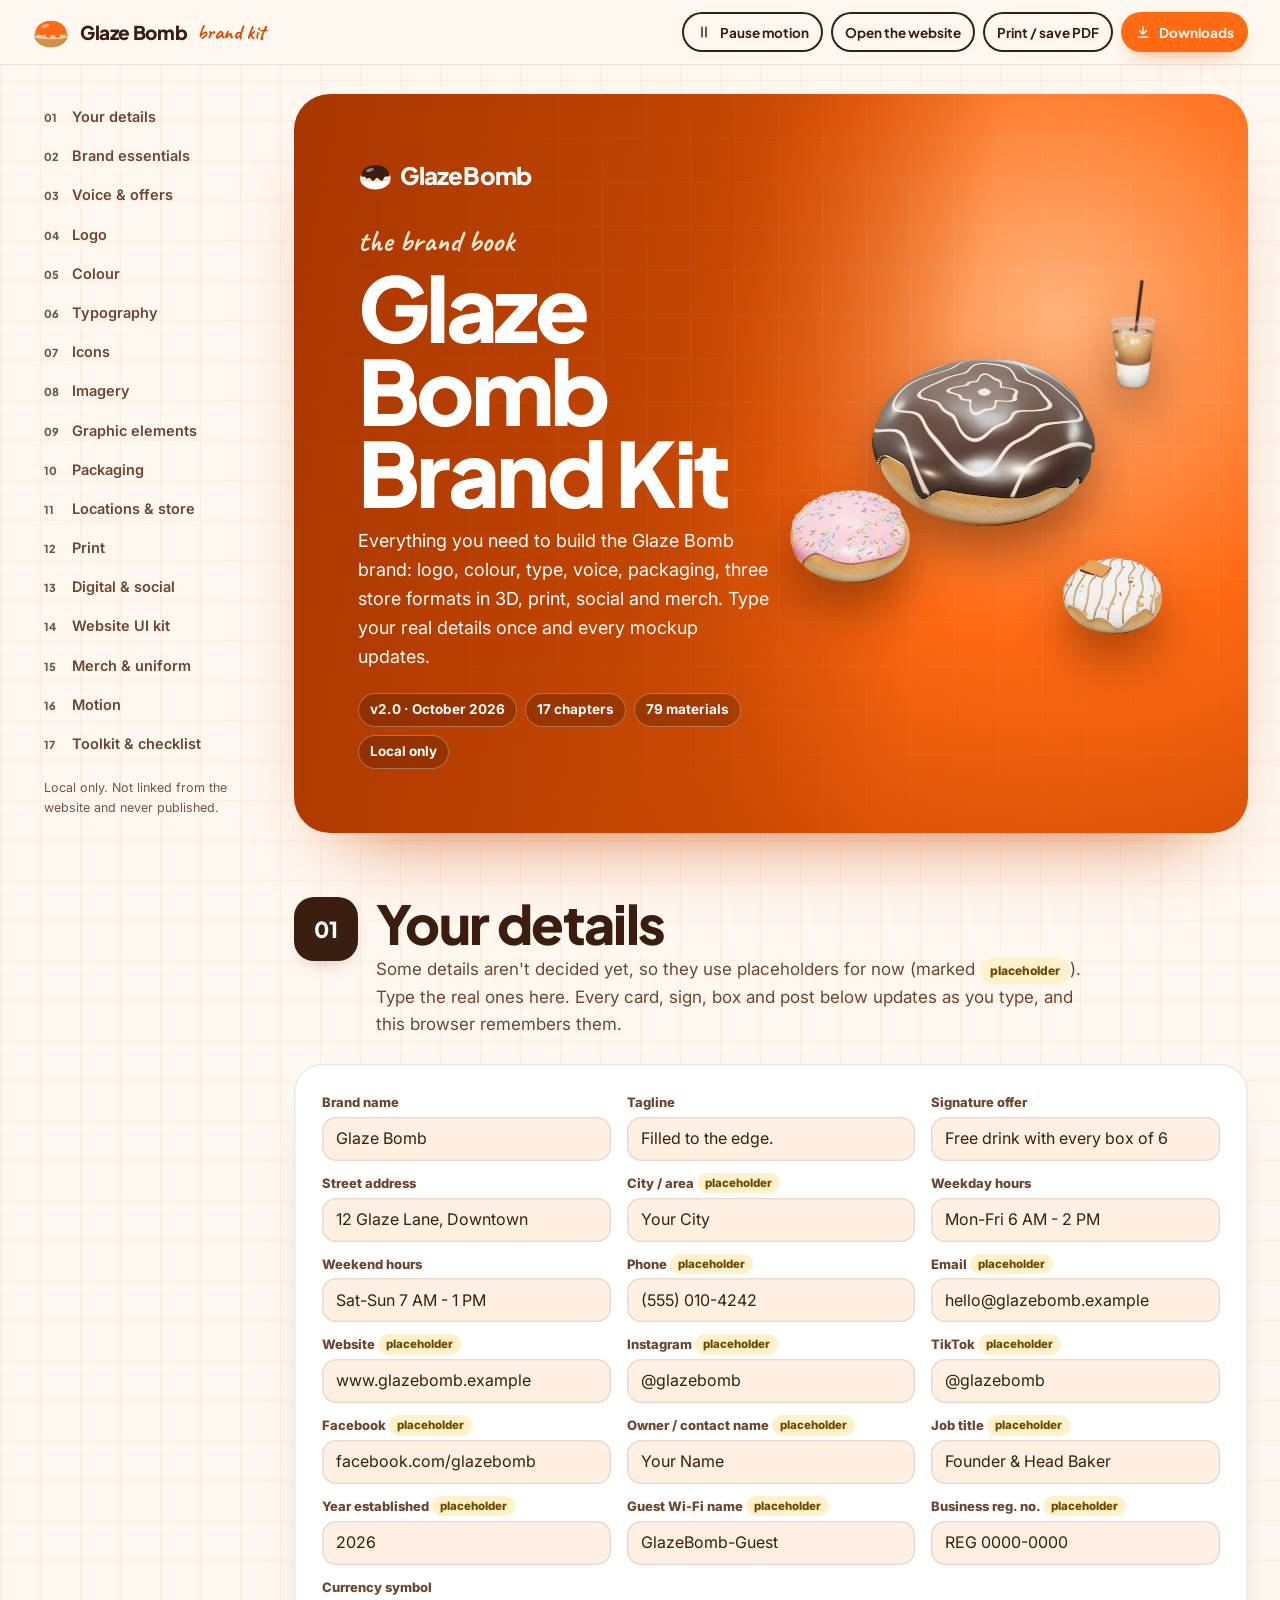
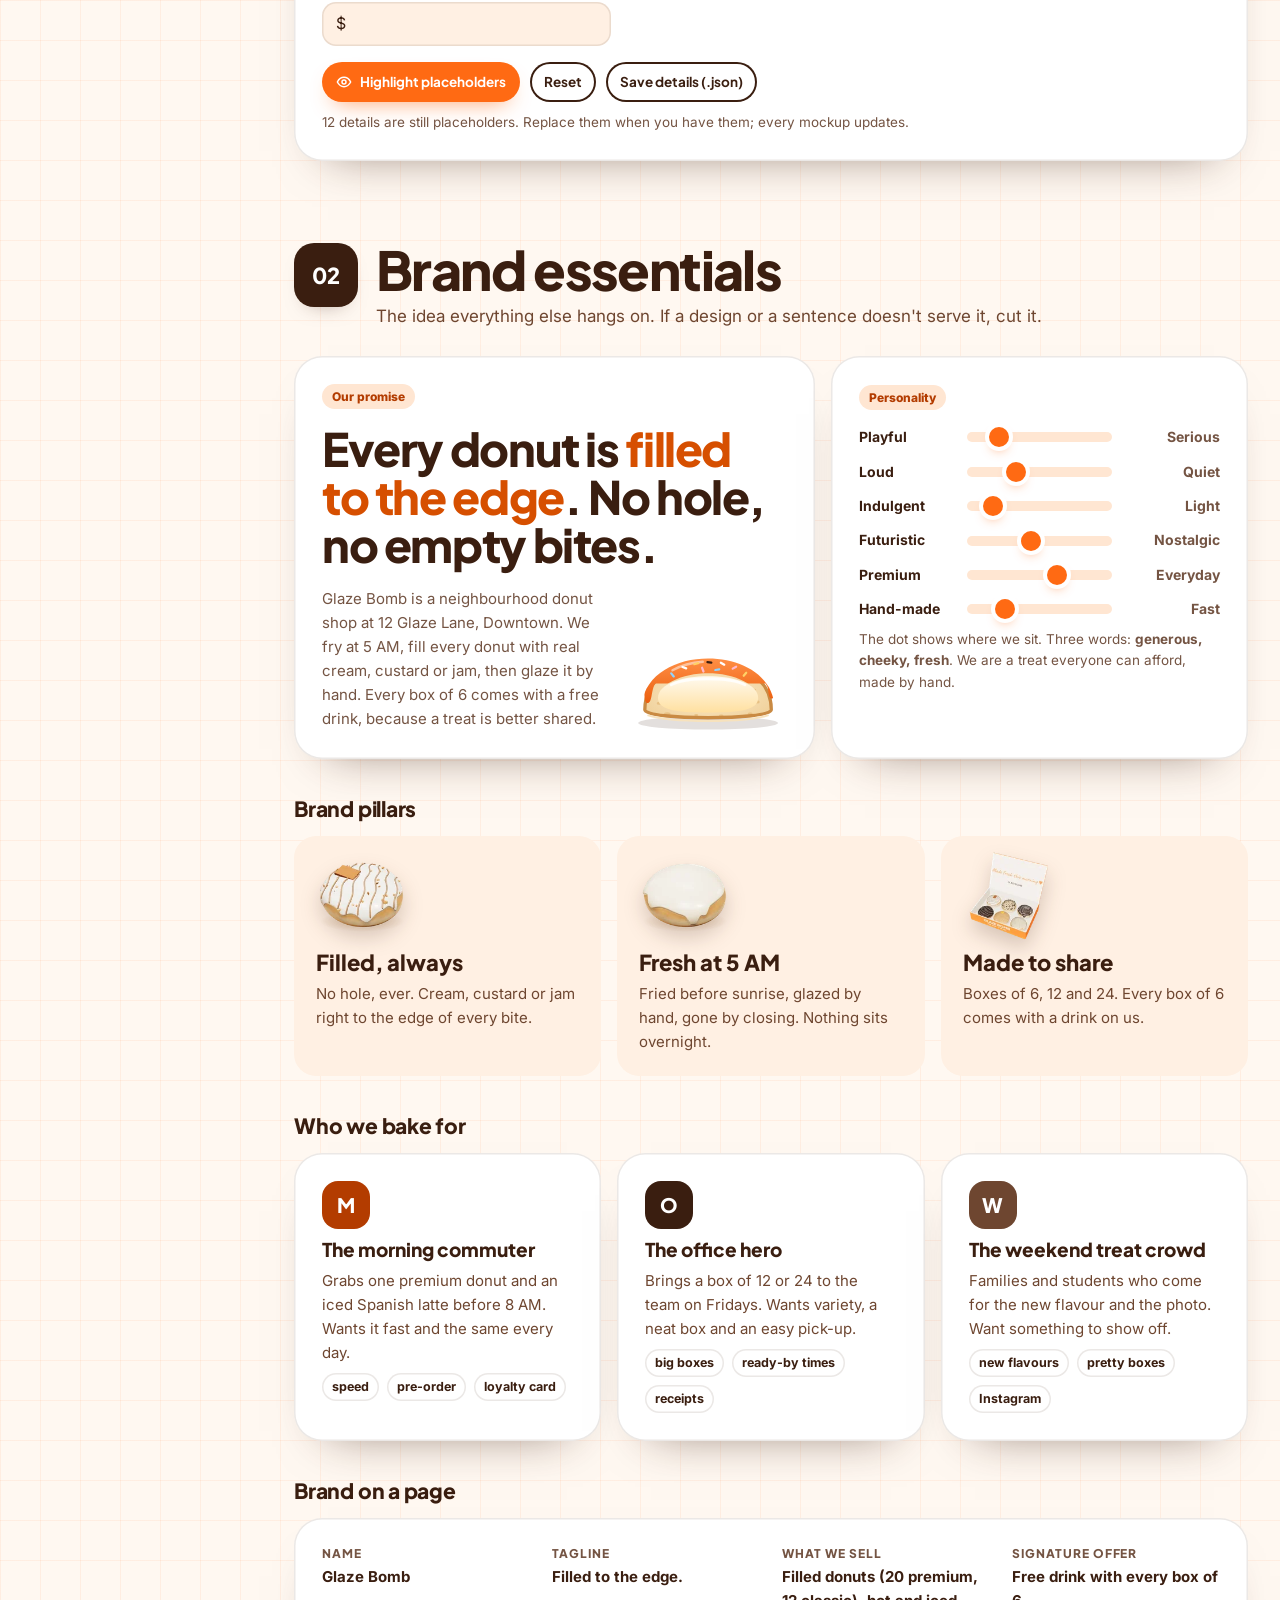
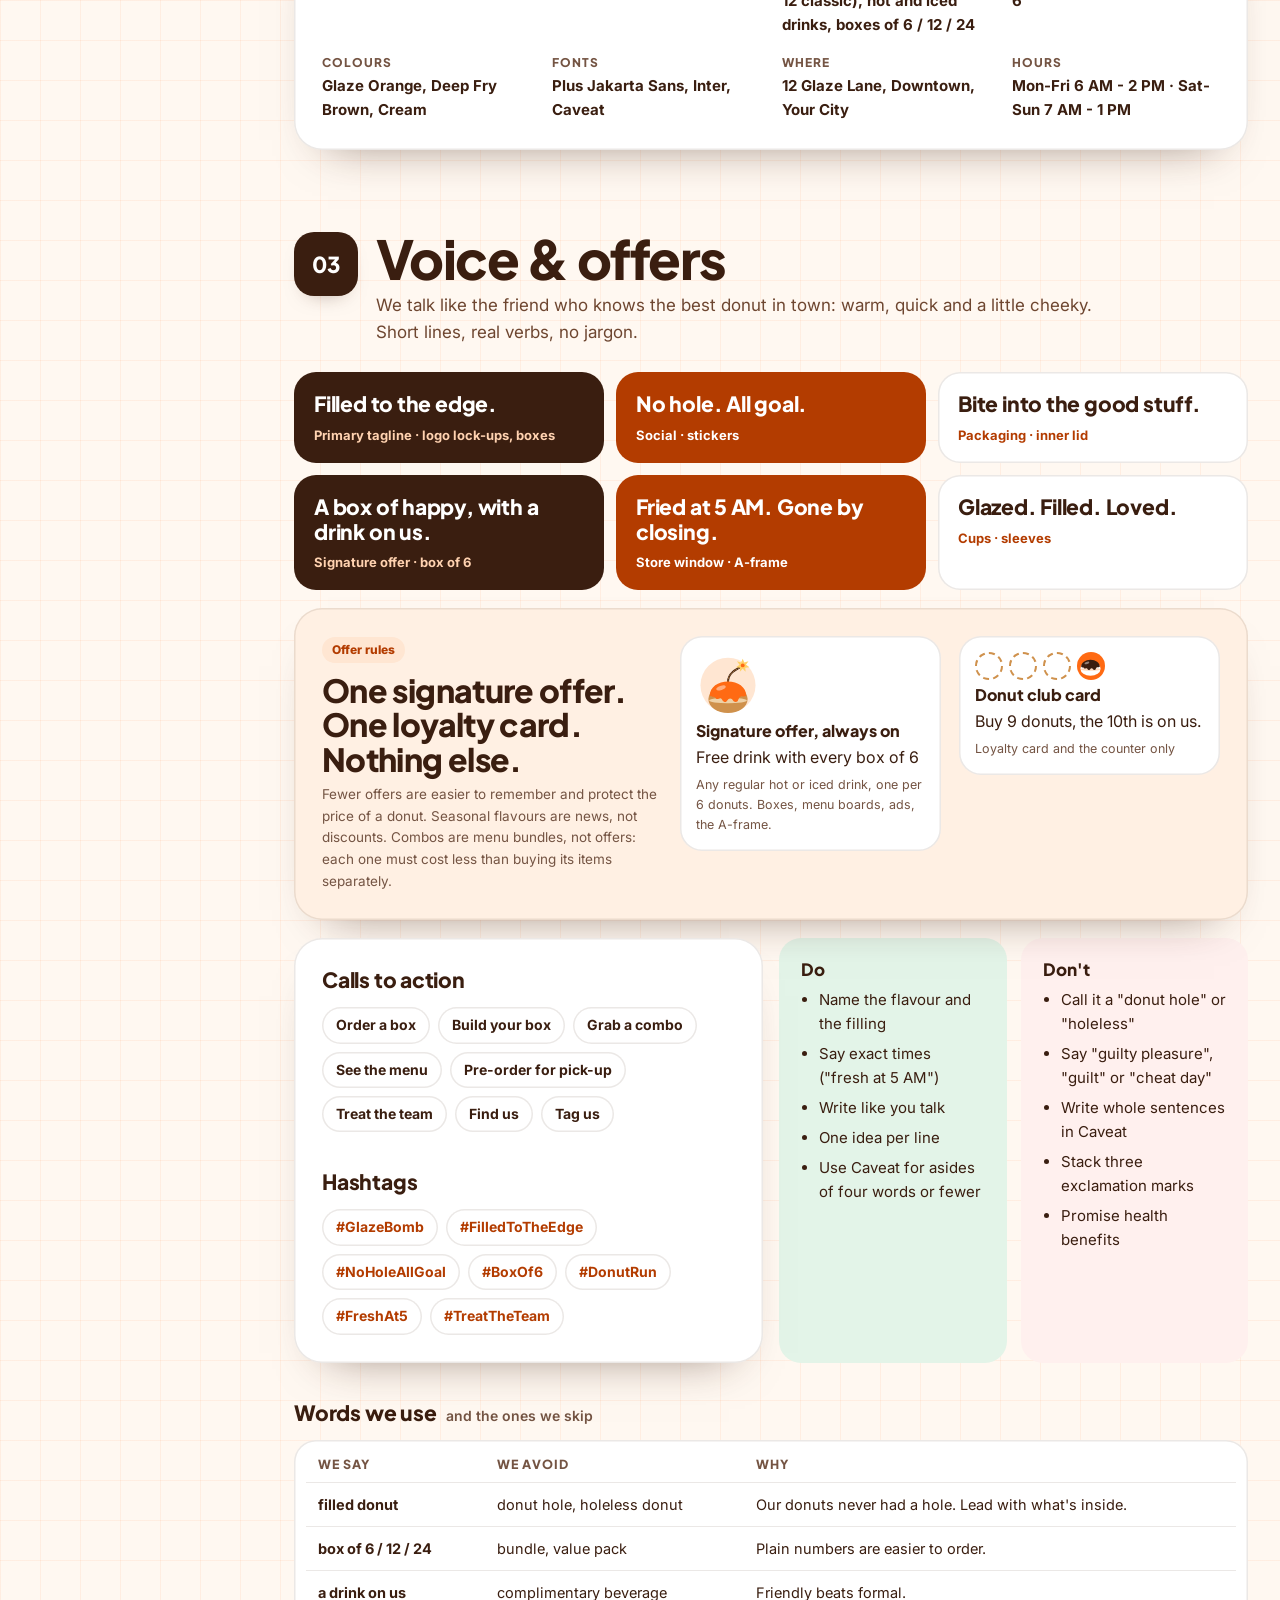
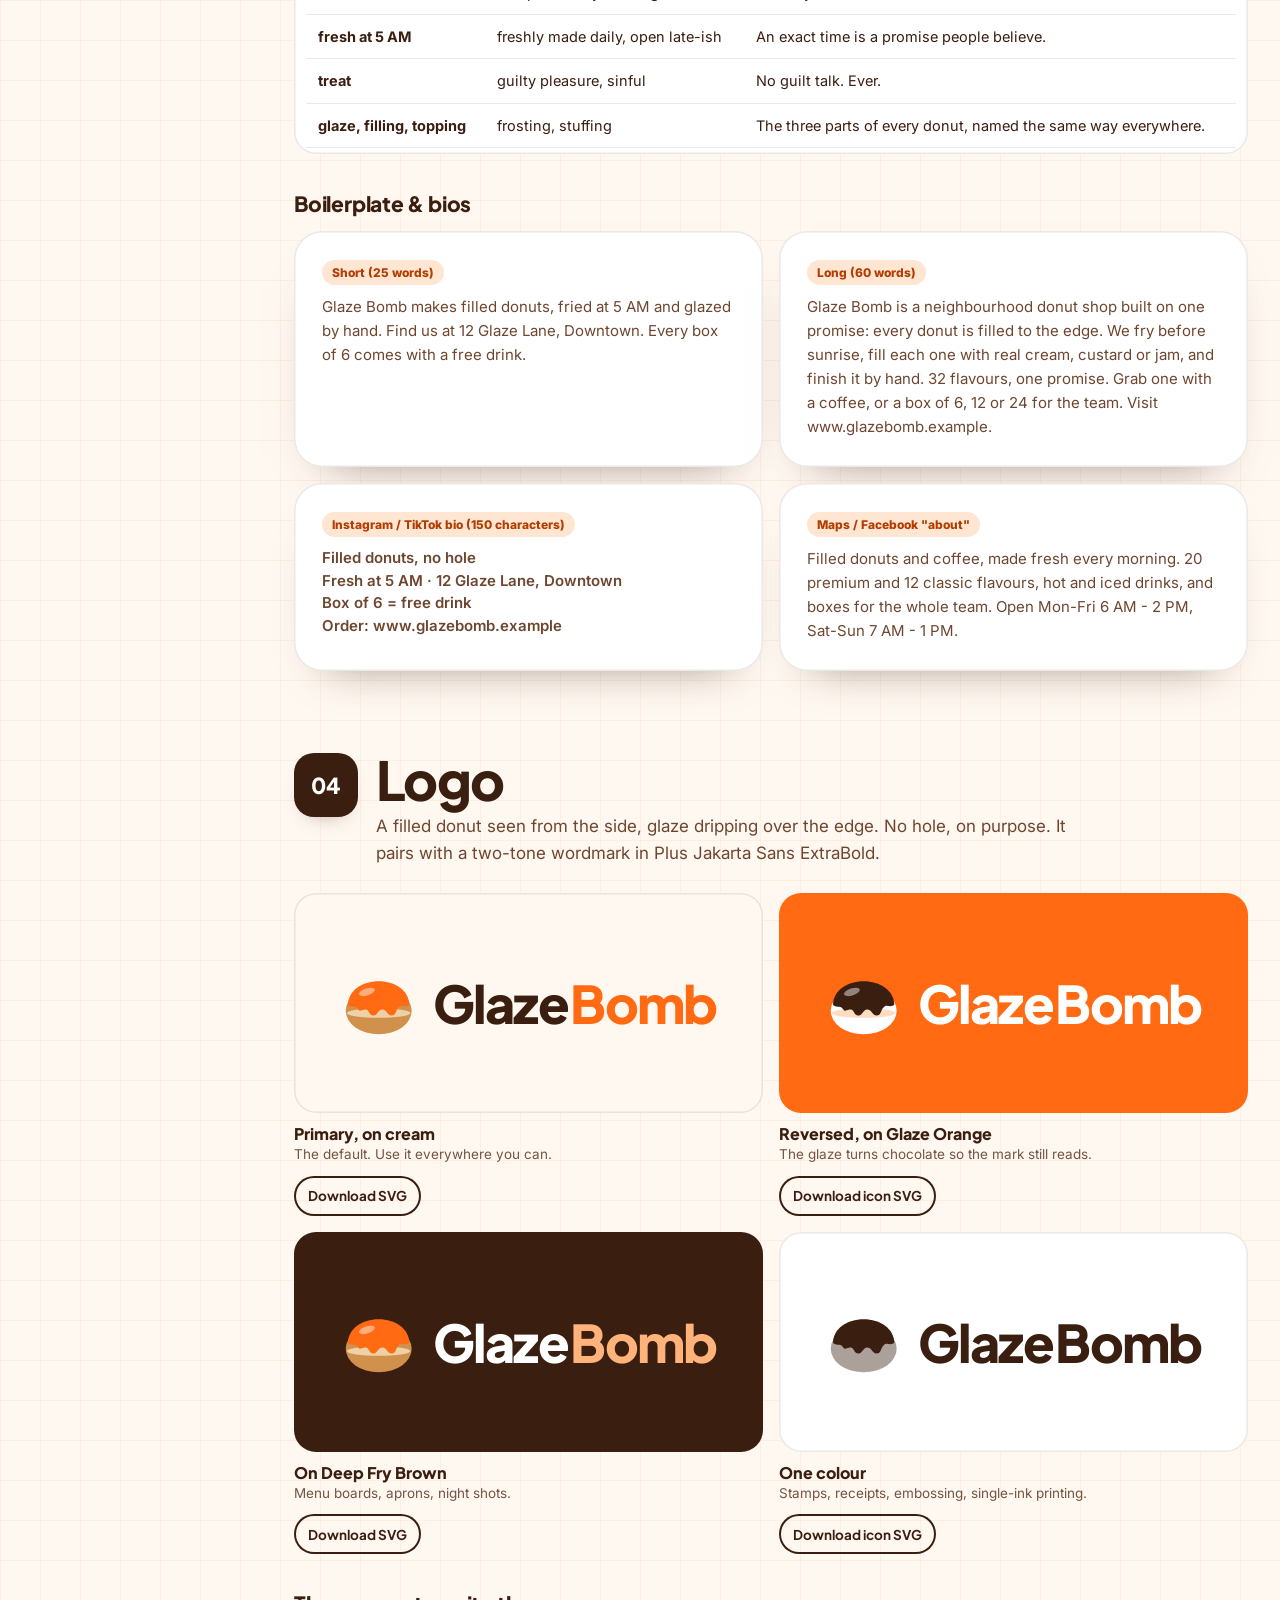
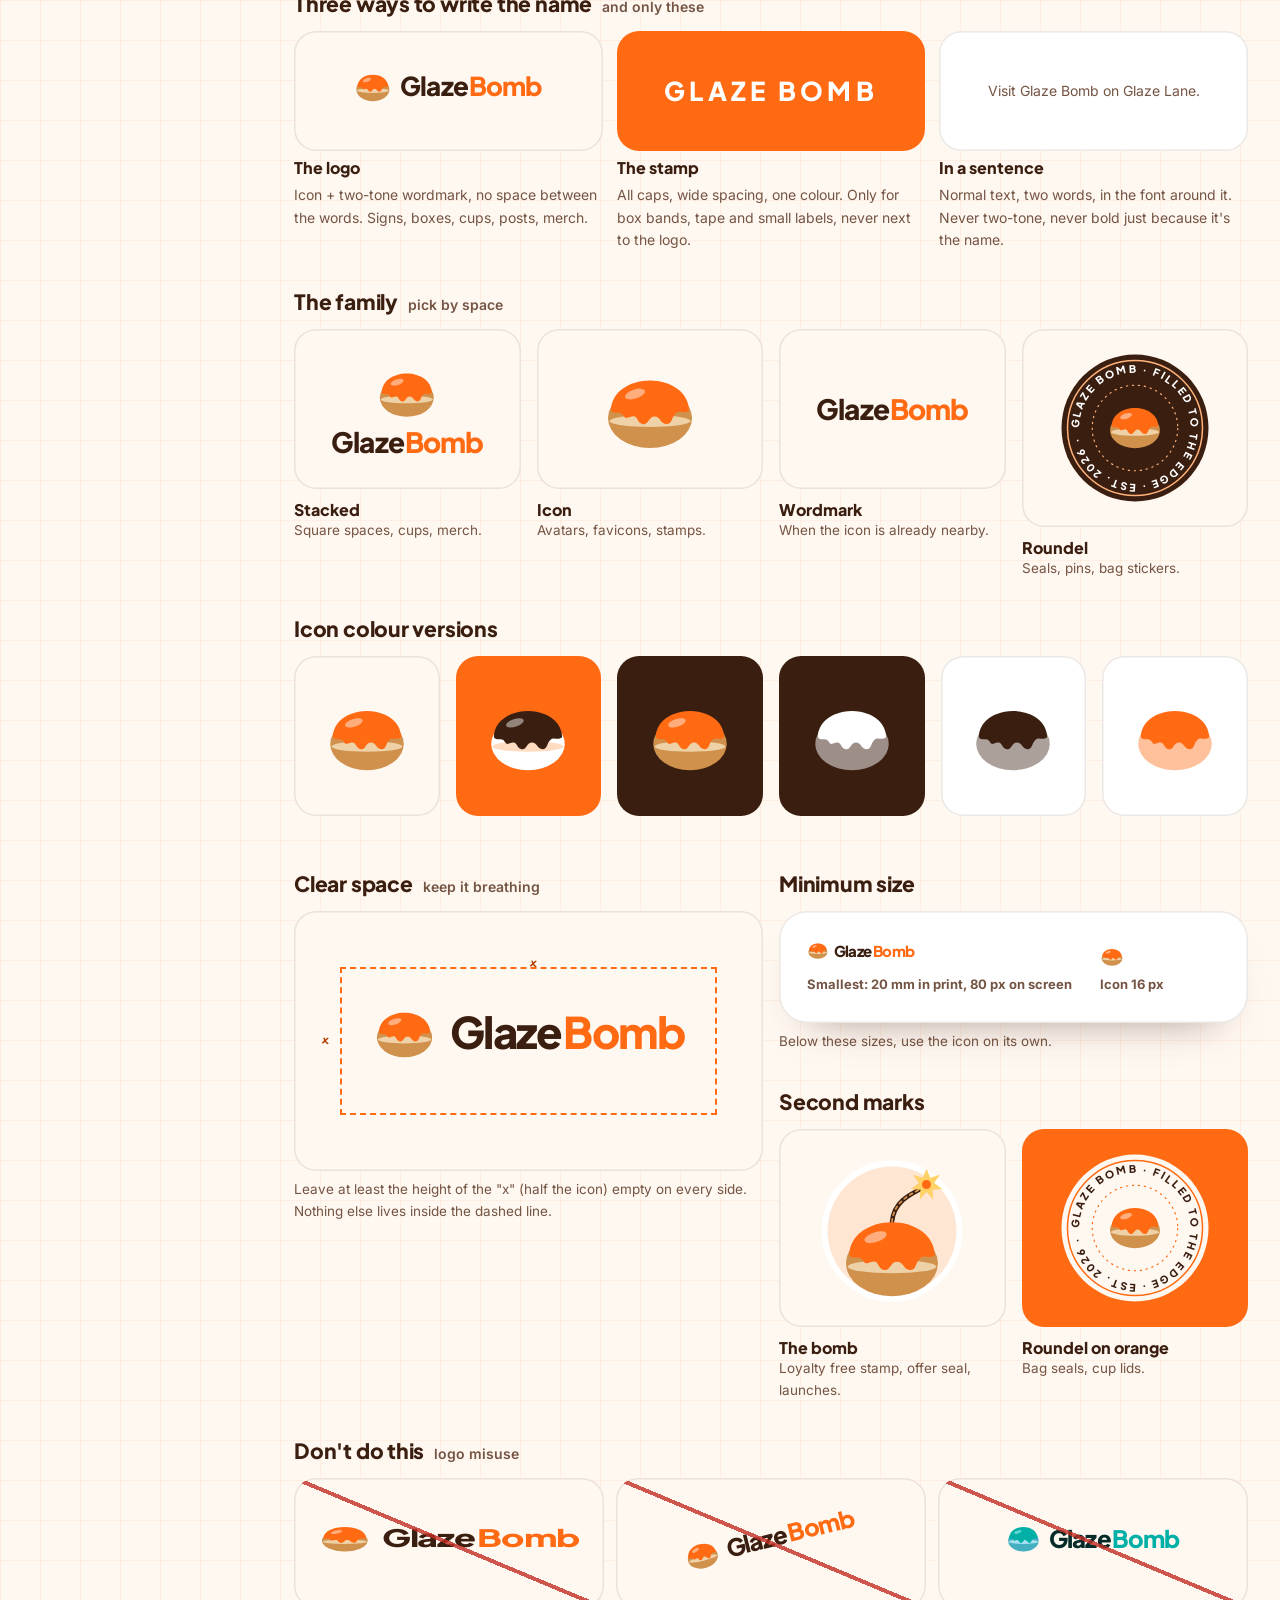
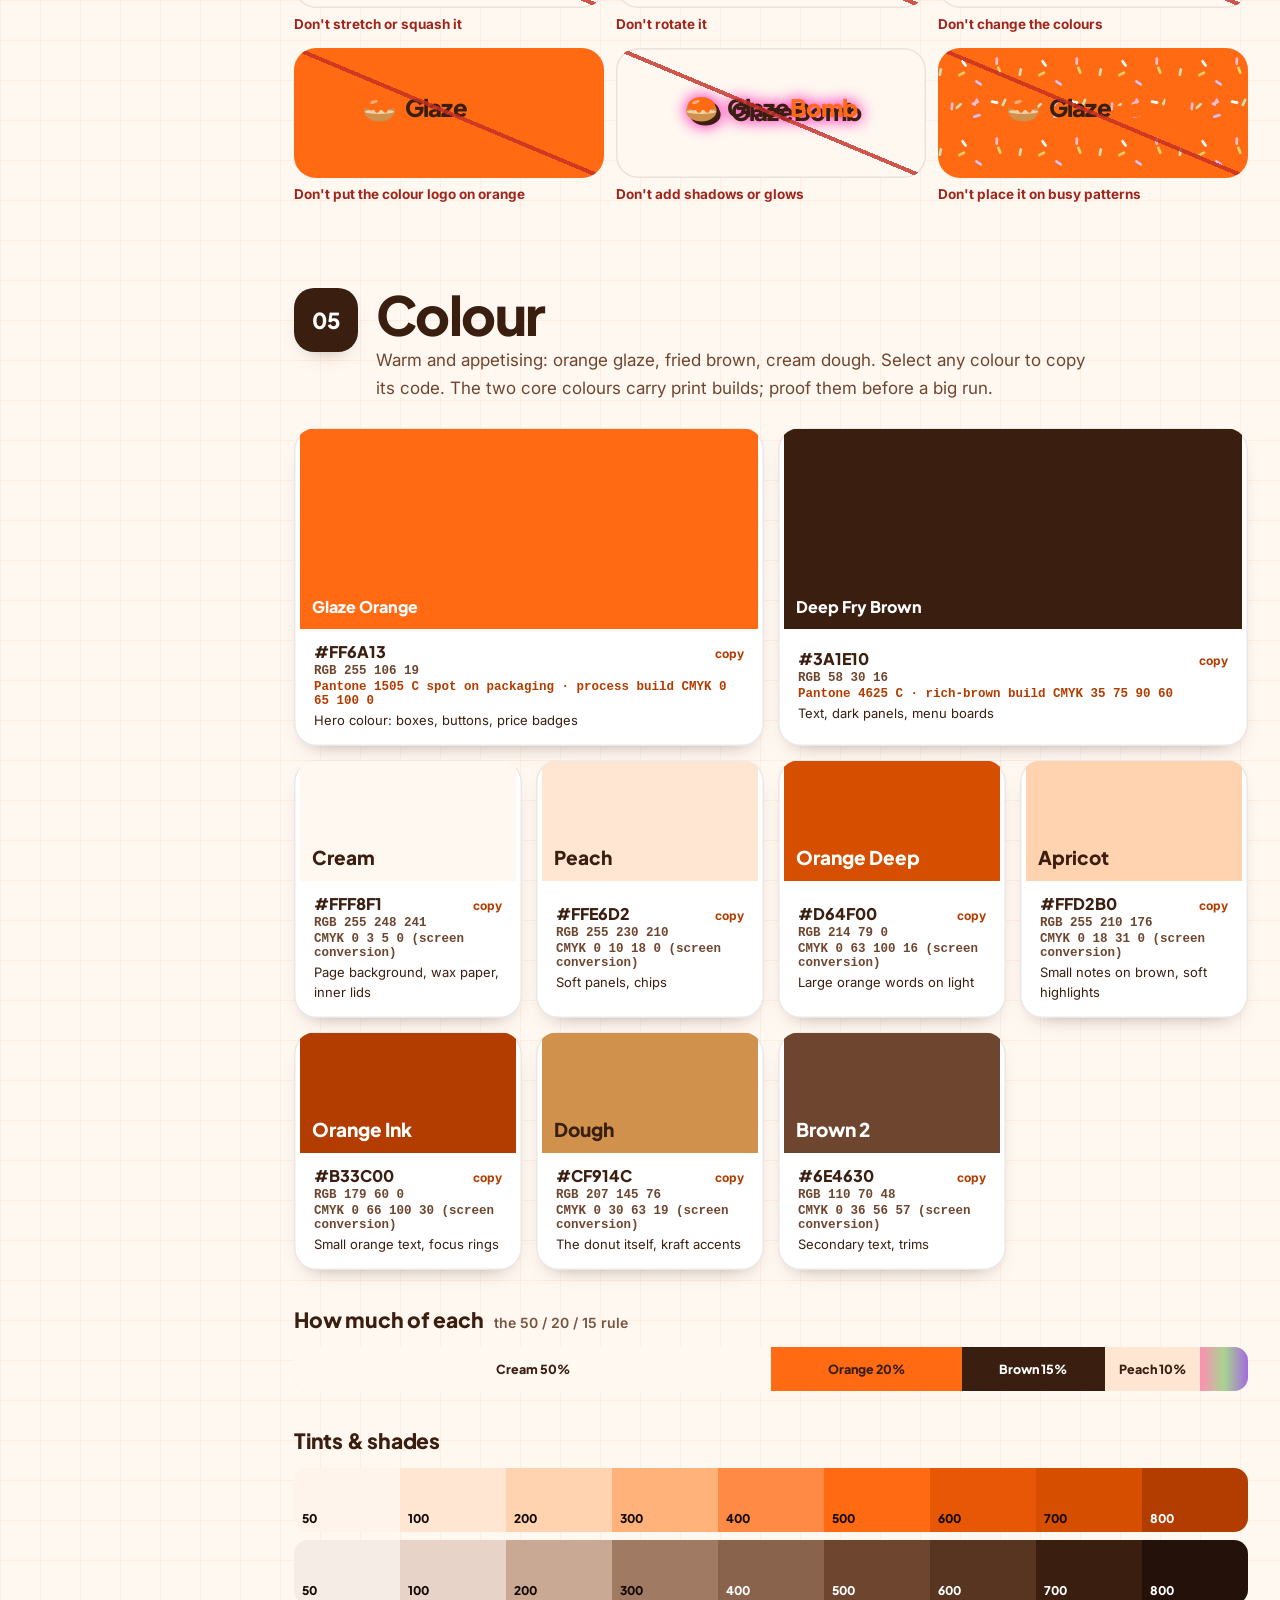
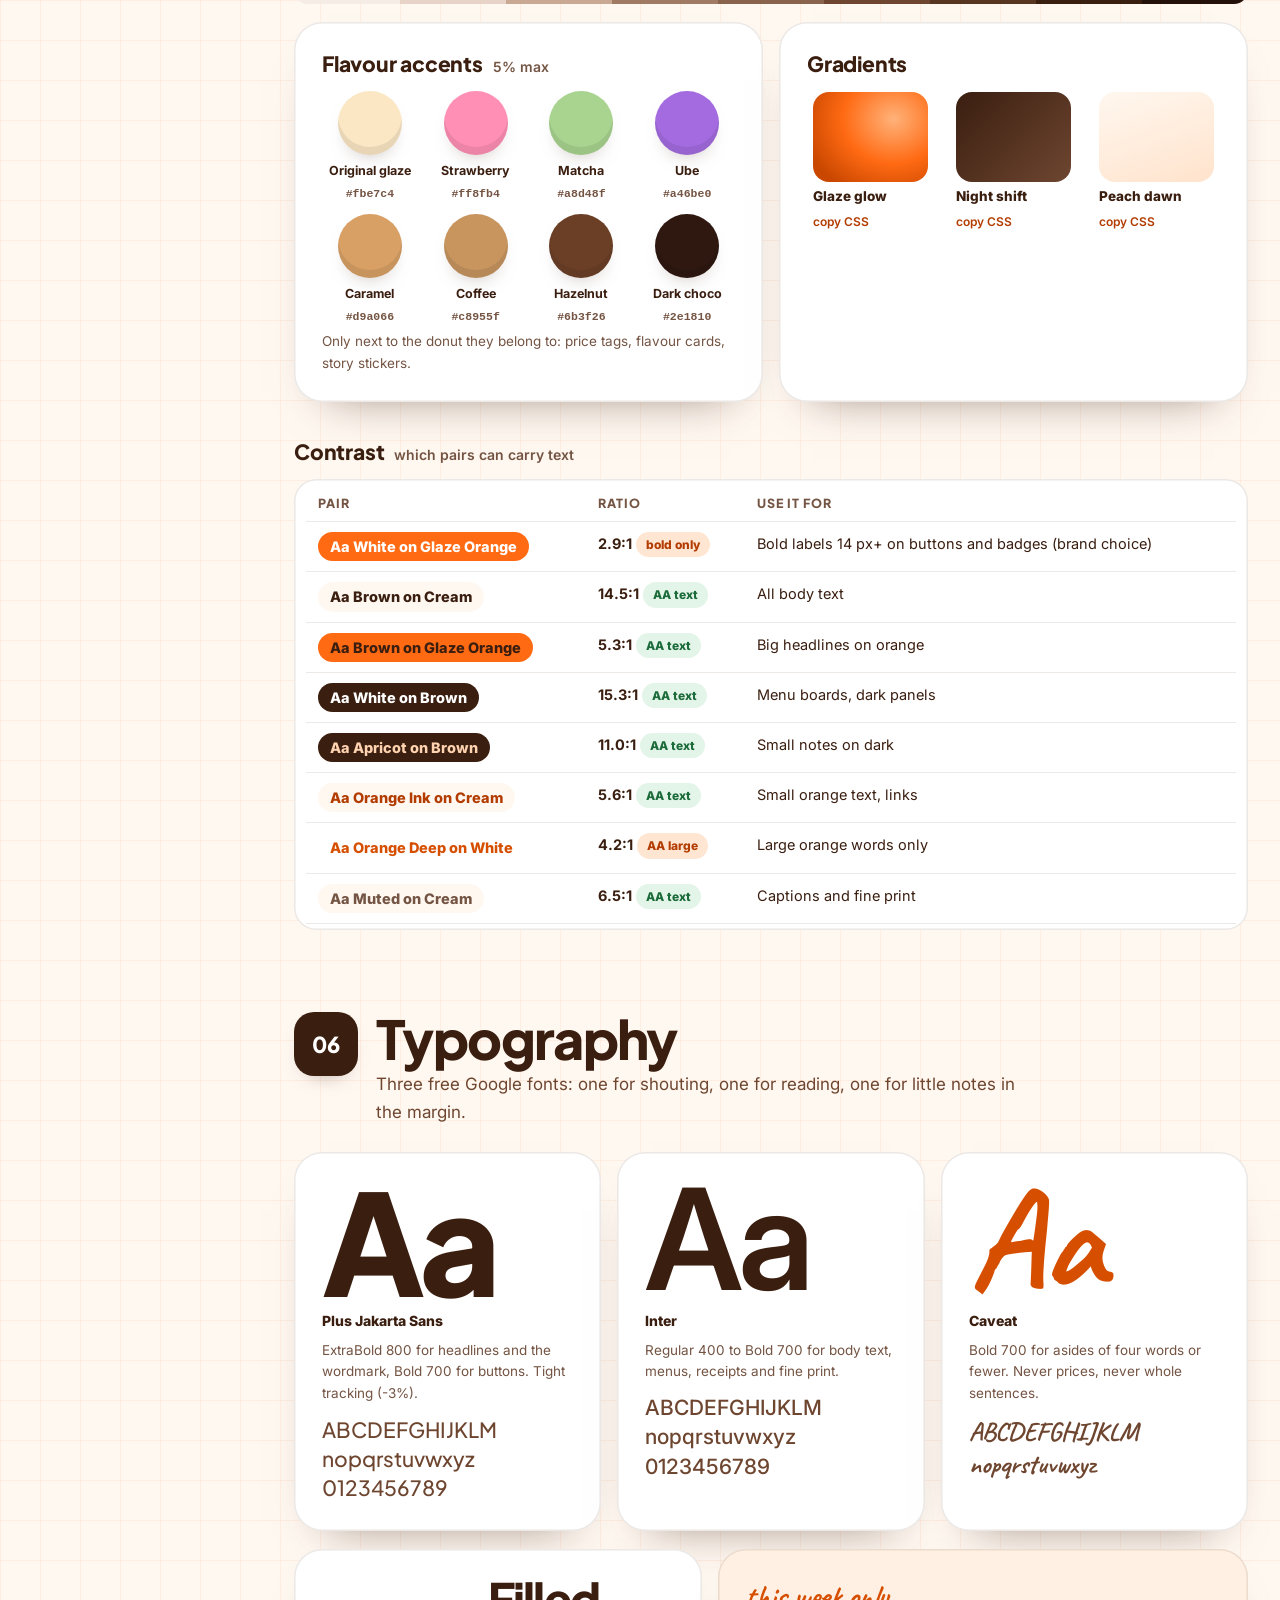
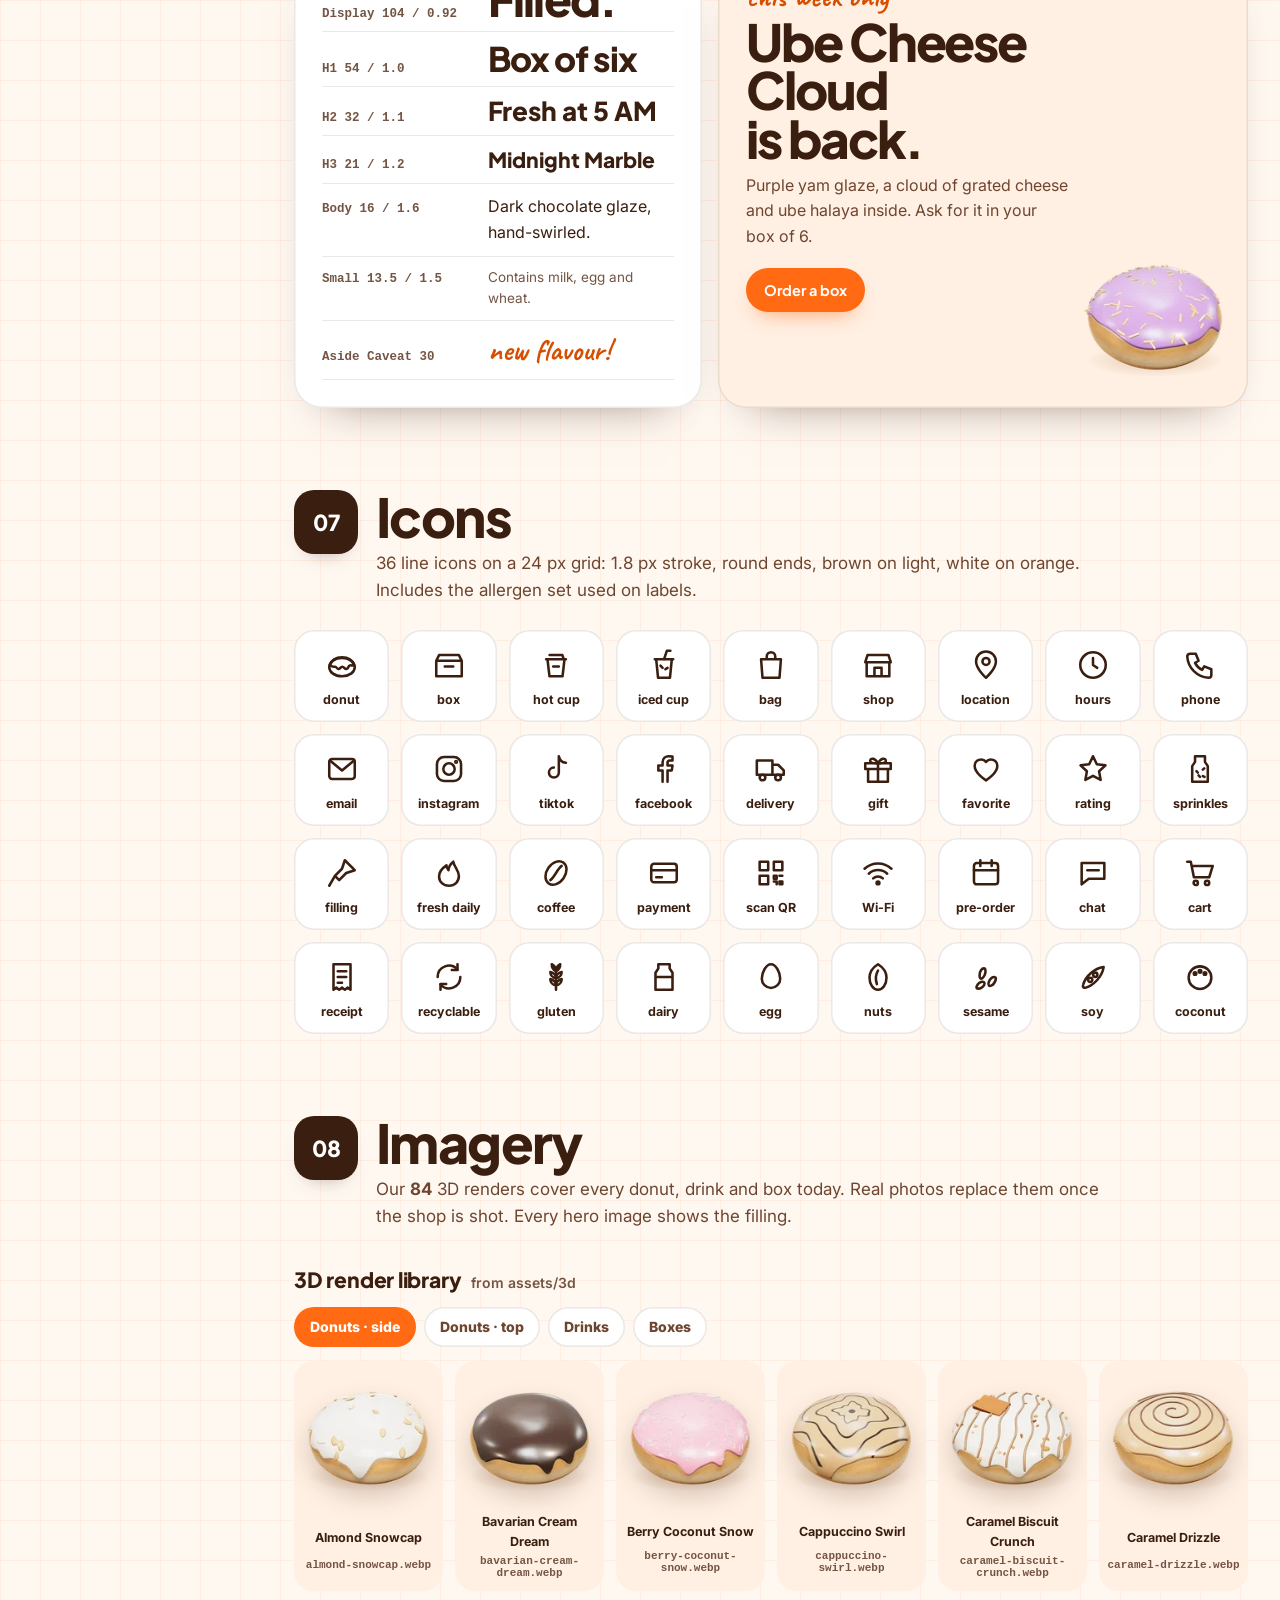
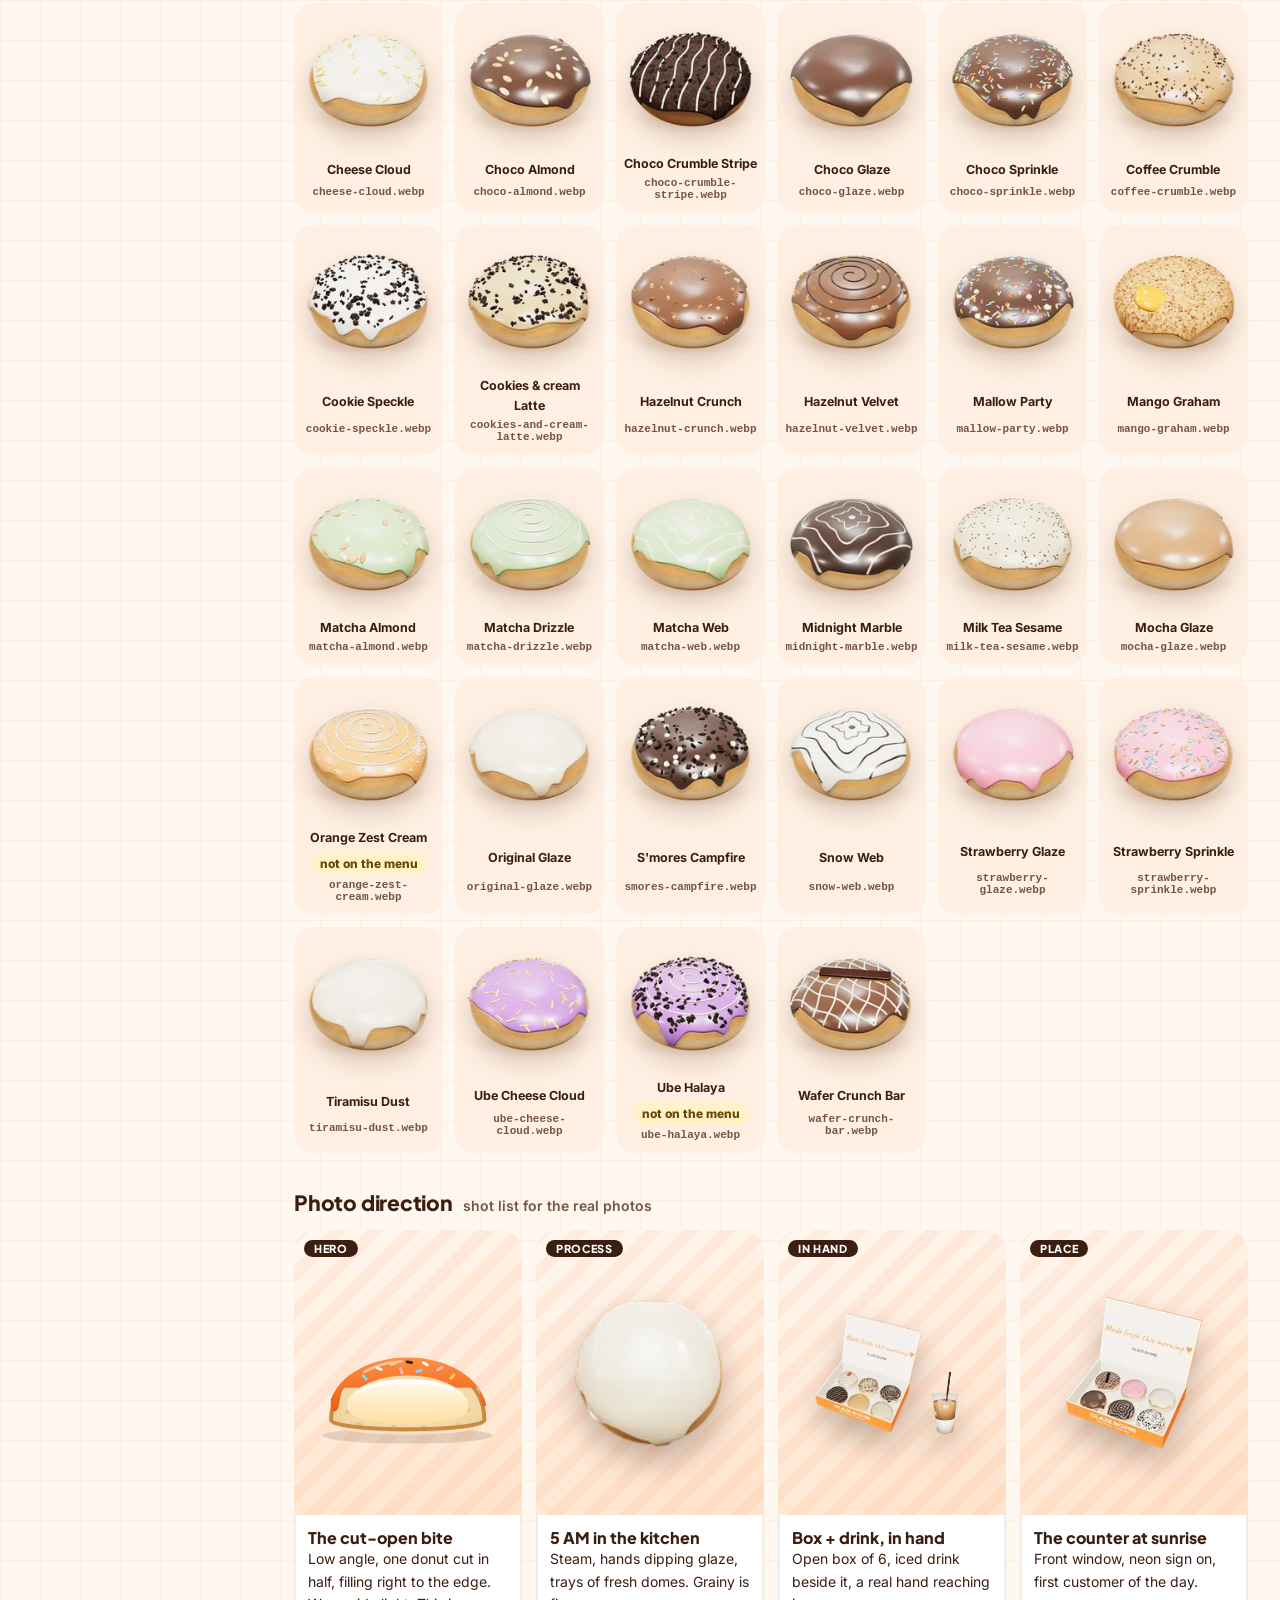
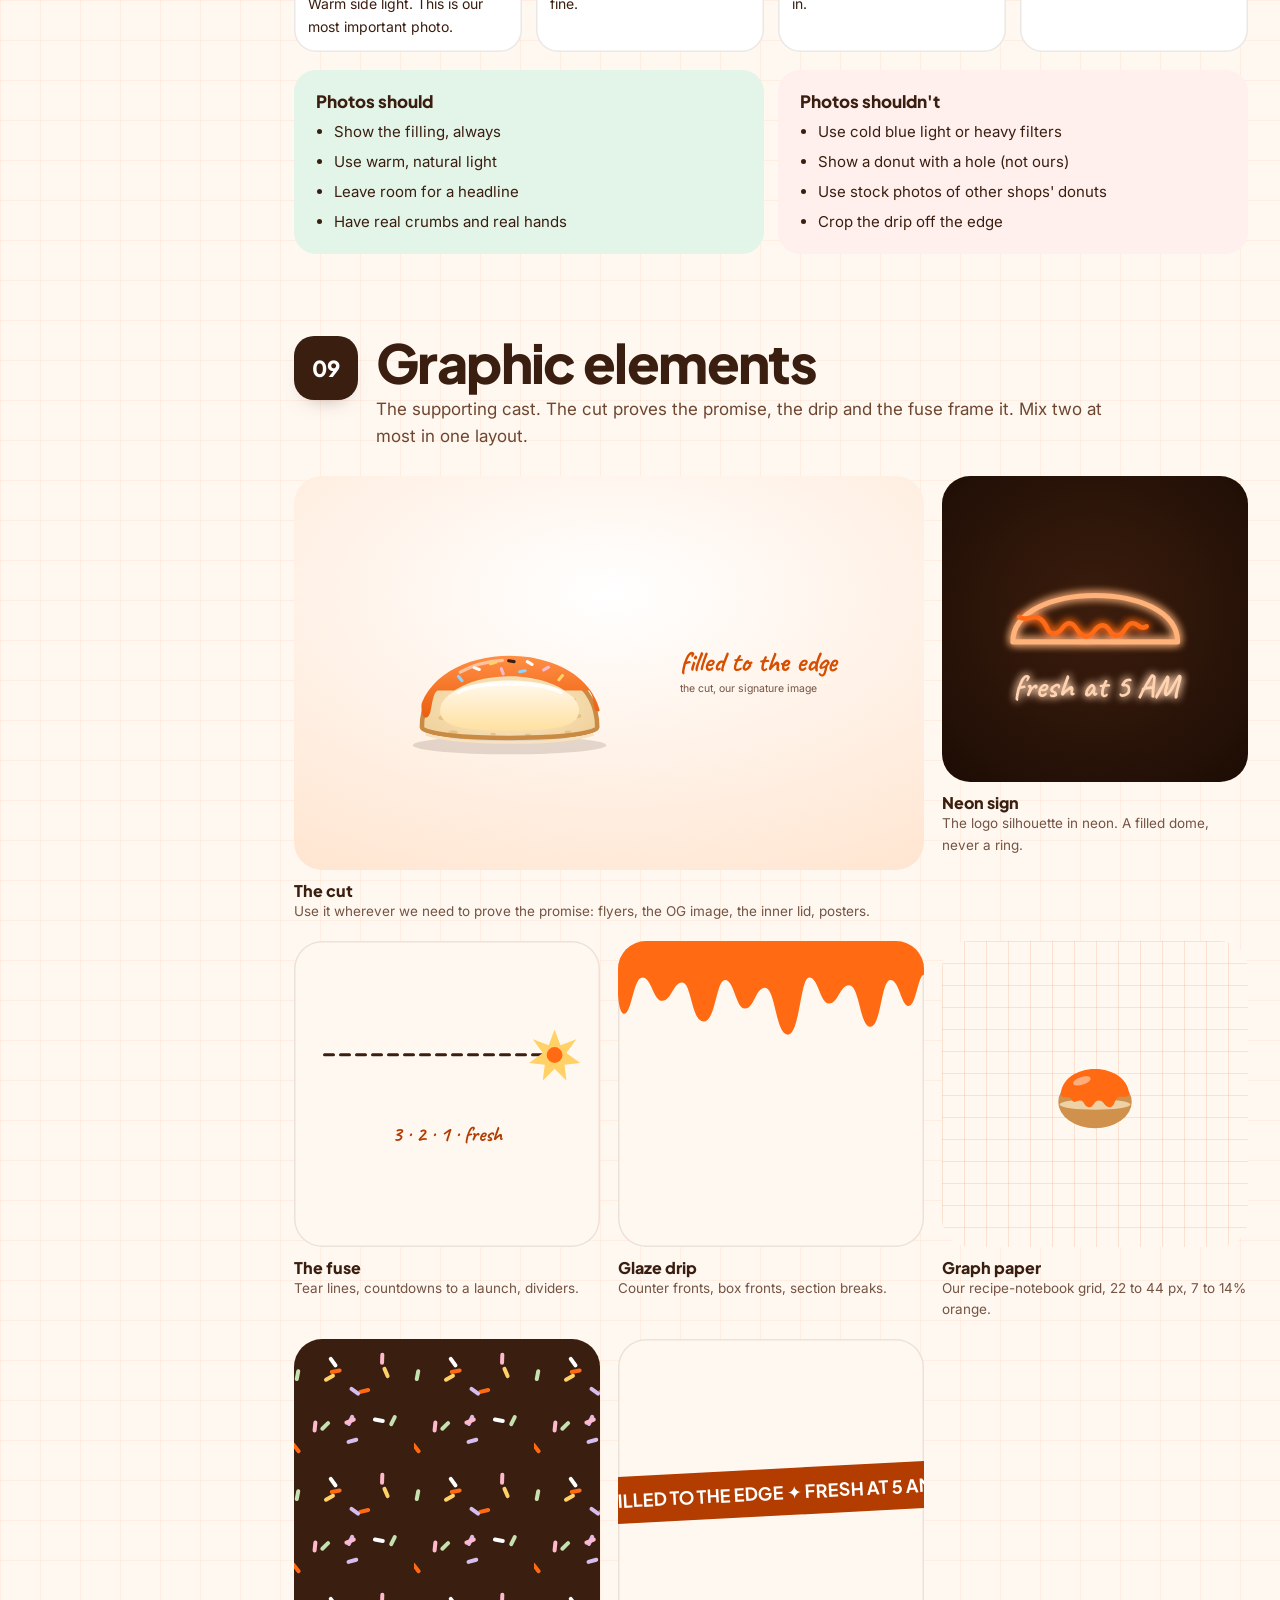
<file: brand/index.html>
<!doctype html>
<html lang="en">
<head>
<meta charset="utf-8">
<meta name="viewport" content="width=device-width, initial-scale=1">
<meta name="color-scheme" content="light">
<meta name="robots" content="noindex, nofollow">
<title>Glaze Bomb Brand Kit</title>
<meta name="description" content="Glaze Bomb brand kit: logo, colour, type, voice, packaging, 3D locations, store, print, digital and merch. Local only.">
<link rel="icon" href="data:image/svg+xml,%3Csvg xmlns='http://www.w3.org/2000/svg' viewBox='0 0 64 64'%3E%3Cellipse cx='32' cy='38' rx='28' ry='20' fill='%23cf914c'/%3E%3Cpath d='M6 33c0-12 12-20 26-20s26 8 26 20c-4 3-6-1-9 2s-2 7-6 7-4-5-8-5-4 6-8 5-3-6-7-5-4 2-6-1-6 0-8-3z' fill='%23ff6a13'/%3E%3C/svg%3E">
<link rel="preconnect" href="https://fonts.googleapis.com">
<link rel="preconnect" href="https://fonts.gstatic.com" crossorigin>
<link rel="preload" as="style" href="https://fonts.googleapis.com/css2?family=Caveat:wght@600;700&family=Inter:wght@400;500;600;700&family=Plus+Jakarta+Sans:wght@600;700;800&display=swap" onload="this.onload=null;this.rel='stylesheet'">
<noscript><link rel="stylesheet" href="https://fonts.googleapis.com/css2?family=Caveat:wght@600;700&family=Inter:wght@400;500;600;700&family=Plus+Jakarta+Sans:wght@600;700;800&display=swap"></noscript>
<link rel="stylesheet" href="brand.css?v=25">
<script type="importmap">{"imports":{"three":"https://cdn.jsdelivr.net/npm/three@0.160.0/build/three.module.js","three/addons/":"https://cdn.jsdelivr.net/npm/three@0.160.0/examples/jsm/"}}</script>
</head>
<body>
<a class="skip" href="#details">Skip to the brand kit</a>

<header class="top">
  <a class="top__logo" href="#top" aria-label="Back to the cover"><span data-icon></span><b data-b="name">Glaze Bomb</b><small>brand kit</small></a>
  <div class="top__acts">
    <button type="button" class="btn btn--ghost btn--sm" id="motionToggle" aria-pressed="false" aria-label="Pause motion"><svg viewBox="0 0 24 24" aria-hidden="true"><path d="M9 5v14M15 5v14"/></svg><span class="btn__t">Pause motion</span></button>
    <a class="btn btn--ghost btn--sm hide-sm" href="../index.html">Open the website</a>
    <button type="button" class="btn btn--ghost btn--sm hide-sm" onclick="window.print()">Print / save PDF</button>
    <a class="btn btn--sm" href="#toolkit" aria-label="Downloads"><svg viewBox="0 0 24 24" aria-hidden="true"><path d="M12 4v11M7 10l5 5 5-5M5 20h14"/></svg><span class="btn__t">Downloads</span></a>
  </div>
  <div class="progress" aria-hidden="true"><i></i></div>
</header>

<div class="shell">
<nav class="toc" aria-label="Brand kit chapters">
  <ol>
    <li><a href="#details"><span>01</span>Your details</a></li>
    <li><a href="#essence"><span>02</span>Brand essentials</a></li>
    <li><a href="#voice"><span>03</span>Voice &amp; offers</a></li>
    <li><a href="#logo"><span>04</span>Logo</a></li>
    <li><a href="#color"><span>05</span>Colour</a></li>
    <li><a href="#type"><span>06</span>Typography</a></li>
    <li><a href="#icons-ch"><span>07</span>Icons</a></li>
    <li><a href="#imagery"><span>08</span>Imagery</a></li>
    <li><a href="#elements"><span>09</span>Graphic elements</a></li>
    <li><a href="#packaging"><span>10</span>Packaging</a></li>
    <li><a href="#store"><span>11</span>Locations &amp; store</a></li>
    <li><a href="#print"><span>12</span>Print</a></li>
    <li><a href="#digital"><span>13</span>Digital &amp; social</a></li>
    <li><a href="#ui"><span>14</span>Website UI kit</a></li>
    <li><a href="#merch"><span>15</span>Merch &amp; uniform</a></li>
    <li><a href="#motion"><span>16</span>Motion</a></li>
    <li><a href="#toolkit"><span>17</span>Toolkit &amp; checklist</a></li>
  </ol>
  <p class="toc__note">Local only. Not linked from the website and never published.</p>
</nav>

<main id="main">

<!-- ================= COVER ================= -->
<section class="cover" id="top" aria-labelledby="coverTitle">
  <div class="cover__text">
    <span class="cover__logo rev" data-lockup data-v="reverse"></span>
    <p class="cover__hand">the brand book</p>
    <h1 class="cover__title" id="coverTitle"><span data-b="name">Glaze Bomb</span><br>Brand Kit</h1>
    <p class="cover__lead">Everything you need to build the <span data-b="name">Glaze Bomb</span> brand: logo, colour, type, voice, packaging, three store formats in 3D, print, social and merch. Type your real details once and every mockup updates.</p>
    <div class="cover__meta"><span>v2.0 · October 2026</span><span>17 chapters</span><span><b id="matCount">83</b> materials</span><span>Local only</span></div>
  </div>
  <div class="cover__art" aria-hidden="true">
    <img src="../assets/3d/donuts/midnight-marble.webp" alt="" width="600" height="600">
    <img src="../assets/3d/donuts/strawberry-sprinkle-sm.webp" alt="" width="200" height="200">
    <img src="../assets/3d/drinks/iced-spanish-latte-sm.webp" alt="" width="200" height="200">
    <img src="../assets/3d/donuts/caramel-biscuit-crunch-sm.webp" alt="" width="200" height="200">
  </div>
</section>

<!-- ================= 01 DETAILS ================= -->
<section class="chap" id="details" aria-labelledby="h-details">
  <header class="chap__head"><span class="chap__num">01</span><h2 class="chap__title" id="h-details">Your details</h2>
    <p class="chap__lead">Some details aren't decided yet, so they use placeholders for now (marked <i class="tag tag--todo">placeholder</i>). Type the real ones here. Every card, sign, box and post below updates as you type, and this browser remembers them.</p></header>
  <div class="plate">
    <form class="details__form" id="detailsForm" aria-label="Brand details"></form>
    <div class="details__bar">
      <button type="button" class="btn btn--sm" id="showPh" aria-pressed="false"><svg viewBox="0 0 24 24" aria-hidden="true"><path d="M2 12s3.6-7 10-7 10 7 10 7-3.6 7-10 7S2 12 2 12z"/><circle cx="12" cy="12" r="3"/></svg>Highlight placeholders</button>
      <button type="button" class="btn btn--ghost btn--sm" id="resetDetails">Reset</button>
      <button type="button" class="btn btn--ghost btn--sm" data-dl="details-json">Save details (.json)</button>
      <p class="note" id="phCount"></p>
    </div>
  </div>
</section>

<!-- ================= 02 ESSENTIALS ================= -->
<section class="chap" id="essence" aria-labelledby="h-essence">
  <header class="chap__head"><span class="chap__num">02</span><h2 class="chap__title" id="h-essence">Brand essentials</h2>
    <p class="chap__lead">The idea everything else hangs on. If a design or a sentence doesn't serve it, cut it.</p></header>
  <div class="promise">
    <div class="plate promise__main">
      <span class="tag">Our promise</span>
      <p class="promise__big">Every donut is <em>filled to the edge</em>. No hole, no empty bites.</p>
      <p class="promise__story"><span data-b="name">Glaze Bomb</span> is a neighbourhood donut shop at <span data-b="address">12 Glaze Lane, Downtown</span>. We fry at 5 AM, fill every donut with real cream, custard or jam, then glaze it by hand. Every box of 6 comes with a free drink, because a treat is better shared.</p>
      <div class="promise__cut" data-cut></div>
    </div>
    <div class="plate">
      <span class="tag">Personality</span>
      <div class="traits">
        <div class="trait"><span>Playful</span><i style="--v:22%"></i><span>Serious</span></div>
        <div class="trait"><span>Loud</span><i style="--v:34%"></i><span>Quiet</span></div>
        <div class="trait"><span>Indulgent</span><i style="--v:18%"></i><span>Light</span></div>
        <div class="trait"><span>Futuristic</span><i style="--v:44%"></i><span>Nostalgic</span></div>
        <div class="trait"><span>Premium</span><i style="--v:62%"></i><span>Everyday</span></div>
        <div class="trait"><span>Hand-made</span><i style="--v:26%"></i><span>Fast</span></div>
      </div>
      <p class="note">The dot shows where we sit. Three words: <b>generous, cheeky, fresh</b>. We are a treat everyone can afford, made by hand.</p>
    </div>
  </div>

  <h3 class="sub">Brand pillars</h3>
  <div class="pillars">
    <div class="pillar"><img src="../assets/3d/donuts/caramel-biscuit-crunch-sm.webp" alt="" width="92" height="92"><b>Filled, always</b><p>No hole, ever. Cream, custard or jam right to the edge of every bite.</p></div>
    <div class="pillar"><img src="../assets/3d/donuts/original-glaze-sm.webp" alt="" width="92" height="92"><b>Fresh at 5 AM</b><p>Fried before sunrise, glazed by hand, gone by closing. Nothing sits overnight.</p></div>
    <div class="pillar"><img src="../assets/3d/boxes/six-sm.webp" alt="" width="92" height="92"><b>Made to share</b><p>Boxes of 6, 12 and 24. Every box of 6 comes with a drink on us.</p></div>
  </div>

  <h3 class="sub">Who we bake for</h3>
  <div class="grid g3">
    <div class="persona plate"><span class="persona__av" style="--c:var(--orange-ink)">M</span><b>The morning commuter</b><p>Grabs one premium donut and an iced Spanish latte before 8 AM. Wants it fast and the same every day.</p><span class="chips"><span>speed</span><span>pre-order</span><span>loyalty card</span></span></div>
    <div class="persona plate"><span class="persona__av" style="--c:var(--brown)">O</span><b>The office hero</b><p>Brings a box of 12 or 24 to the team on Fridays. Wants variety, a neat box and an easy pick-up.</p><span class="chips"><span>big boxes</span><span>ready-by times</span><span>receipts</span></span></div>
    <div class="persona plate"><span class="persona__av" style="--c:var(--brown-2)">W</span><b>The weekend treat crowd</b><p>Families and students who come for the new flavour and the photo. Want something to show off.</p><span class="chips"><span>new flavours</span><span>pretty boxes</span><span>Instagram</span></span></div>
  </div>

  <h3 class="sub">Brand on a page</h3>
  <div class="plate glance">
    <dl>
      <div><dt>Name</dt><dd data-b="name">Glaze Bomb</dd></div>
      <div><dt>Tagline</dt><dd data-b="tagline">Filled to the edge.</dd></div>
      <div><dt>What we sell</dt><dd>Filled donuts (20 premium, 12 classic), hot and iced drinks, boxes of 6 / 12 / 24</dd></div>
      <div><dt>Signature offer</dt><dd data-b="promo">Free drink with every box of 6</dd></div>
      <div><dt>Colours</dt><dd>Glaze Orange, Deep Fry Brown, Cream</dd></div>
      <div><dt>Fonts</dt><dd>Plus Jakarta Sans, Inter, Caveat</dd></div>
      <div><dt>Where</dt><dd><span data-b="address">12 Glaze Lane, Downtown</span>, <span data-b="city">Your City</span></dd></div>
      <div><dt>Hours</dt><dd><span data-b="hoursWk">Mon-Fri 6 AM - 2 PM</span> · <span data-b="hoursWe">Sat-Sun 7 AM - 1 PM</span></dd></div>
    </dl>
  </div>
</section>

<!-- ================= 03 VOICE ================= -->
<section class="chap" id="voice" aria-labelledby="h-voice">
  <header class="chap__head"><span class="chap__num">03</span><h2 class="chap__title" id="h-voice">Voice &amp; offers</h2>
    <p class="chap__lead">We talk like the friend who knows the best donut in town: warm, quick and a little cheeky. Short lines, real verbs, no jargon.</p></header>
  <div class="quotes">
    <div class="quote"><span data-b="tagline">Filled to the edge.</span><small>Primary tagline · logo lock-ups, boxes</small></div>
    <div class="quote">No hole. All goal.<small>Social · stickers</small></div>
    <div class="quote">Bite into the good stuff.<small>Packaging · inner lid</small></div>
    <div class="quote">A box of happy, with a drink on us.<small>Signature offer · box of 6</small></div>
    <div class="quote">Fried at 5 AM. Gone by closing.<small>Store window · A-frame</small></div>
    <div class="quote">Glazed. Filled. Loved.<small>Cups · sleeves</small></div>
  </div>

  <div class="offers plate plate--cream">
    <div class="offers__main"><span class="tag">Offer rules</span><p class="offers__big">One signature offer. One loyalty card. Nothing else.</p><p class="note">Fewer offers are easier to remember and protect the price of a donut. Seasonal flavours are news, not discounts. Combos are menu bundles, not offers: each one must cost less than buying its items separately.</p></div>
    <div class="offers__item"><div class="offers__seal" data-bomb></div><b>Signature offer, always on</b><p data-b="promo">Free drink with every box of 6</p><small>Any regular hot or iced drink, one per 6 donuts. Boxes, menu boards, ads, the A-frame.</small></div>
    <div class="offers__item"><div class="offers__stamps" aria-hidden="true"><i></i><i></i><i></i><i class="on"></i></div><b>Donut club card</b><p>Buy 9 donuts, the 10th is on us.</p><small>Loyalty card and the counter only</small></div>
  </div>

  <div class="grid g2">
    <div class="plate"><h3 class="sub sub--in">Calls to action</h3>
      <div class="chips"><span>Order a box</span><span>Build your box</span><span>Grab a combo</span><span>See the menu</span><span>Pre-order for pick-up</span><span>Treat the team</span><span>Find us</span><span>Tag us</span></div>
      <h3 class="sub">Hashtags</h3>
      <div class="chips chips--tags"><span>#GlazeBomb</span><span>#FilledToTheEdge</span><span>#NoHoleAllGoal</span><span>#BoxOf6</span><span>#DonutRun</span><span>#FreshAt5</span><span>#TreatTheTeam</span></div>
    </div>
    <div class="dodont">
      <div class="do"><h4>Do</h4><ul><li>Name the flavour and the filling</li><li>Say exact times ("fresh at 5 AM")</li><li>Write like you talk</li><li>One idea per line</li><li>Use Caveat for asides of four words or fewer</li></ul></div>
      <div class="dont"><h4>Don't</h4><ul><li>Call it a "donut hole" or "holeless"</li><li>Say "guilty pleasure", "guilt" or "cheat day"</li><li>Write whole sentences in Caveat</li><li>Stack three exclamation marks</li><li>Promise health benefits</li></ul></div>
    </div>
  </div>

  <h3 class="sub">Words we use <small>and the ones we skip</small></h3>
  <div class="table-wrap"><table class="words">
    <thead><tr><th scope="col">We say</th><th scope="col">We avoid</th><th scope="col">Why</th></tr></thead>
    <tbody>
      <tr><td><b>filled donut</b></td><td>donut hole, holeless donut</td><td>Our donuts never had a hole. Lead with what's inside.</td></tr>
      <tr><td><b>box of 6 / 12 / 24</b></td><td>bundle, value pack</td><td>Plain numbers are easier to order.</td></tr>
      <tr><td><b>a drink on us</b></td><td>complimentary beverage</td><td>Friendly beats formal.</td></tr>
      <tr><td><b>fresh at 5 AM</b></td><td>freshly made daily, open late-ish</td><td>An exact time is a promise people believe.</td></tr>
      <tr><td><b>treat</b></td><td>guilty pleasure, sinful</td><td>No guilt talk. Ever.</td></tr>
      <tr><td><b>glaze, filling, topping</b></td><td>frosting, stuffing</td><td>The three parts of every donut, named the same way everywhere.</td></tr>
    </tbody></table></div>

  <h3 class="sub">Boilerplate &amp; bios</h3>
  <div class="grid g2">
    <div class="plate boiler"><span class="tag">Short (25 words)</span><p><span data-b="name">Glaze Bomb</span> makes filled donuts, fried at 5 AM and glazed by hand. Find us at <span data-b="address">12 Glaze Lane, Downtown</span>. Every box of 6 comes with a free drink.</p></div>
    <div class="plate boiler"><span class="tag">Long (60 words)</span><p><span data-b="name">Glaze Bomb</span> is a neighbourhood donut shop built on one promise: every donut is filled to the edge. We fry before sunrise, fill each one with real cream, custard or jam, and finish it by hand. 32 flavours, one promise. Grab one with a coffee, or a box of 6, 12 or 24 for the team. Visit <span data-b="web">www.glazebomb.example</span>.</p></div>
    <div class="plate boiler"><span class="tag">Instagram / TikTok bio (150 characters)</span><p class="bio">Filled donuts, no hole<br>Fresh at 5 AM · <span data-b="address">12 Glaze Lane, Downtown</span><br>Box of 6 = free drink<br>Order: <span data-b="web">www.glazebomb.example</span></p></div>
    <div class="plate boiler"><span class="tag">Maps / Facebook "about"</span><p>Filled donuts and coffee, made fresh every morning. 20 premium and 12 classic flavours, hot and iced drinks, and boxes for the whole team. Open <span data-b="hoursWk">Mon-Fri 6 AM - 2 PM</span>, <span data-b="hoursWe">Sat-Sun 7 AM - 1 PM</span>.</p></div>
  </div>
</section>

<!-- ================= 04 LOGO ================= -->
<section class="chap" id="logo" aria-labelledby="h-logo">
  <header class="chap__head"><span class="chap__num">04</span><h2 class="chap__title" id="h-logo">Logo</h2>
    <p class="chap__lead">A filled donut seen from the side, glaze dripping over the edge. No hole, on purpose. It pairs with a two-tone wordmark in Plus Jakarta Sans ExtraBold.</p></header>
  <div class="grid g2">
    <figure class="m logo-cell"><div class="logo-stage on-cream" data-lockup></div><figcaption><b>Primary, on cream</b><span>The default. Use it everywhere you can.</span></figcaption><div class="acts"><button type="button" class="btn btn--ghost btn--sm" data-dl="logo-horizontal">Download SVG</button></div></figure>
    <figure class="m logo-cell"><div class="logo-stage on-orange" data-lockup data-v="reverse"></div><figcaption><b>Reversed, on Glaze Orange</b><span>The glaze turns chocolate so the mark still reads.</span></figcaption><div class="acts"><button type="button" class="btn btn--ghost btn--sm" data-dl="icon-on-orange">Download icon SVG</button></div></figure>
    <figure class="m logo-cell"><div class="logo-stage on-brown" data-lockup></div><figcaption><b>On Deep Fry Brown</b><span>Menu boards, aprons, night shots.</span></figcaption><div class="acts"><button type="button" class="btn btn--ghost btn--sm" data-dl="logo-horizontal-white">Download SVG</button></div></figure>
    <figure class="m logo-cell"><div class="logo-stage on-white mono-brown" data-lockup data-v="brown"></div><figcaption><b>One colour</b><span>Stamps, receipts, embossing, single-ink printing.</span></figcaption><div class="acts"><button type="button" class="btn btn--ghost btn--sm" data-dl="icon-brown">Download icon SVG</button></div></figure>
  </div>

  <h3 class="sub">Three ways to write the name <small>and only these</small></h3>
  <div class="naming">
    <div class="naming__item"><div class="naming__ex on-cream"><span data-lockup></span></div><b>The logo</b><p>Icon + two-tone wordmark, no space between the words. Signs, boxes, cups, posts, merch.</p></div>
    <div class="naming__item"><div class="naming__ex on-orange"><span class="stamp-white" data-lockup="stamp"></span></div><b>The stamp</b><p>All caps, wide spacing, one colour. Only for box bands, tape and small labels, never next to the logo.</p></div>
    <div class="naming__item"><div class="naming__ex on-white"><p class="naming__text">Visit <span data-b="name">Glaze Bomb</span> on Glaze Lane.</p></div><b>In a sentence</b><p>Normal text, two words, in the font around it. Never two-tone, never bold just because it's the name.</p></div>
  </div>

  <h3 class="sub">The family <small>pick by space</small></h3>
  <div class="grid g4">
    <figure class="m"><div class="logo-stage logo-stage--sm on-cream" data-lockup="stack"></div><figcaption><b>Stacked</b><span>Square spaces, cups, merch.</span></figcaption></figure>
    <figure class="m"><div class="logo-stage logo-stage--sm on-cream"><span class="w96" data-lockup="icon"></span></div><figcaption><b>Icon</b><span>Avatars, favicons, stamps.</span></figcaption></figure>
    <figure class="m"><div class="logo-stage logo-stage--sm on-cream" data-lockup="word"></div><figcaption><b>Wordmark</b><span>When the icon is already nearby.</span></figcaption></figure>
    <figure class="m"><div class="logo-stage logo-stage--sm on-cream"><span class="w150" data-roundel></span></div><figcaption><b>Roundel</b><span>Seals, pins, bag stickers.</span></figcaption></figure>
  </div>

  <h3 class="sub">Icon colour versions</h3>
  <div class="grid g6">
    <div class="logo-stage logo-stage--sm on-cream"><span class="w84" data-icon="color"></span></div>
    <div class="logo-stage logo-stage--sm on-orange"><span class="w84" data-icon="reverse"></span></div>
    <div class="logo-stage logo-stage--sm on-brown"><span class="w84" data-icon="color"></span></div>
    <div class="logo-stage logo-stage--sm on-brown"><span class="w84" data-icon="white"></span></div>
    <div class="logo-stage logo-stage--sm on-white"><span class="w84" data-icon="brown"></span></div>
    <div class="logo-stage logo-stage--sm on-white"><span class="w84" data-icon="orange"></span></div>
  </div>

  <div class="grid g2 gap-top">
    <div>
      <h3 class="sub">Clear space <small>keep it breathing</small></h3>
      <div class="clear"><div class="clear__box" data-lockup></div></div>
      <p class="note">Leave at least the height of the "x" (half the icon) empty on every side. Nothing else lives inside the dashed line.</p>
    </div>
    <div>
      <h3 class="sub">Minimum size</h3>
      <div class="plate minsize">
        <div><span class="fs15" data-lockup></span>Smallest: 20 mm in print, 80 px on screen</div>
        <div><span class="w24" data-lockup="icon"></span>Icon 16 px</div>
      </div>
      <p class="note">Below these sizes, use the icon on its own.</p>
      <h3 class="sub">Second marks</h3>
      <div class="grid g2"><figure class="m"><div class="logo-stage logo-stage--sm on-cream"><span class="w150" data-bomb></span></div><figcaption><b>The bomb</b><span>Loyalty free stamp, offer seal, launches.</span></figcaption></figure><figure class="m"><div class="logo-stage logo-stage--sm on-orange"><span class="w150" data-roundel="#fff8f1,#ff6a13,#3a1e10"></span></div><figcaption><b>Roundel on orange</b><span>Bag seals, cup lids.</span></figcaption></figure></div>
    </div>
  </div>

  <h3 class="sub">Don't do this <small>logo misuse</small></h3>
  <div class="misuse">
    <figure><div class="logo-stage on-cream"><span class="mis-stretch" data-lockup></span></div><figcaption>Don't stretch or squash it</figcaption></figure>
    <figure><div class="logo-stage on-cream"><span class="mis-rotate" data-lockup></span></div><figcaption>Don't rotate it</figcaption></figure>
    <figure><div class="logo-stage on-cream"><span class="mis-hue" data-lockup></span></div><figcaption>Don't change the colours</figcaption></figure>
    <figure><div class="logo-stage on-orange mis-raw"><span data-lockup></span></div><figcaption>Don't put the colour logo on orange</figcaption></figure>
    <figure><div class="logo-stage on-cream"><span class="mis-glow" data-lockup></span></div><figcaption>Don't add shadows or glows</figcaption></figure>
    <figure><div class="logo-stage mis-busy"><span data-lockup></span></div><figcaption>Don't place it on busy patterns</figcaption></figure>
  </div>
</section>

<!-- ================= 05 COLOUR ================= -->
<section class="chap" id="color" aria-labelledby="h-color">
  <header class="chap__head"><span class="chap__num">05</span><h2 class="chap__title" id="h-color">Colour</h2>
    <p class="chap__lead">Warm and appetising: orange glaze, fried brown, cream dough. Select any colour to copy its code. The two core colours carry print builds; proof them before a big run.</p></header>
  <div class="swatches" id="swatches"></div>

  <h3 class="sub">How much of each <small>the 50 / 20 / 15 rule</small></h3>
  <div class="ratio" role="img" aria-label="Colour proportions: cream 50%, orange 20%, brown 15%, peach 10%, flavour accents 5%">
    <span style="flex:50;background:var(--cream);color:var(--brown)">Cream 50%</span><span style="flex:20;background:var(--orange);color:var(--brown)">Orange 20%</span><span style="flex:15;background:var(--brown)">Brown 15%</span><span style="flex:10;background:var(--peach);color:var(--brown)">Peach 10%</span><span style="flex:5;background:linear-gradient(90deg,#ff8fb4,#a8d48f,#a46be0)"></span>
  </div>

  <h3 class="sub">Tints &amp; shades</h3>
  <div class="ramp"><span style="background:#fff4ec">50</span><span style="background:#ffe6d2">100</span><span style="background:#ffd2b0">200</span><span style="background:#ffb27a">300</span><span style="background:#ff8a45">400</span><span style="background:#ff6a13">500</span><span style="background:#e85706">600</span><span style="background:#d64f00">700</span><span class="lt" style="background:#b33c00">800</span></div>
  <div class="ramp"><span style="background:#f6ece6">50</span><span style="background:#e7d3c7">100</span><span style="background:#c9a894">200</span><span style="background:#a07a63">300</span><span class="lt" style="background:#8a634d">400</span><span class="lt" style="background:#6e4630">500</span><span class="lt" style="background:#573521">600</span><span class="lt" style="background:#3a1e10">700</span><span class="lt" style="background:#24110a">800</span></div>

  <div class="grid g2 gap-top">
    <div class="plate"><h3 class="sub sub--in">Flavour accents <small>5% max</small></h3><div class="flavors" id="flavors"></div><p class="note">Only next to the donut they belong to: price tags, flavour cards, story stickers.</p></div>
    <div class="plate"><h3 class="sub sub--in">Gradients</h3>
      <div class="grid g3">
        <button type="button" class="grad" style="--g:radial-gradient(80% 90% at 70% 30%,#ffb27a,#ff6a13 55%,#c94700)" data-copy="radial-gradient(80% 90% at 70% 30%, #ffb27a, #ff6a13 55%, #c94700)"><i></i>Glaze glow <small>copy CSS</small></button>
        <button type="button" class="grad" style="--g:linear-gradient(135deg,#3a1e10,#6e4630)" data-copy="linear-gradient(135deg, #3a1e10, #6e4630)"><i></i>Night shift <small>copy CSS</small></button>
        <button type="button" class="grad" style="--g:linear-gradient(160deg,#fff7ef,#ffe3cc)" data-copy="linear-gradient(160deg, #fff7ef, #ffe3cc)"><i></i>Peach dawn <small>copy CSS</small></button>
      </div>
    </div>
  </div>

  <h3 class="sub">Contrast <small>which pairs can carry text</small></h3>
  <div class="table-wrap"><table class="contrast" id="contrast"></table></div>
</section>

<!-- ================= 06 TYPE ================= -->
<section class="chap" id="type" aria-labelledby="h-type">
  <header class="chap__head"><span class="chap__num">06</span><h2 class="chap__title" id="h-type">Typography</h2>
    <p class="chap__lead">Three free Google fonts: one for shouting, one for reading, one for little notes in the margin.</p></header>
  <div class="grid g3">
    <div class="plate"><div class="spec__big">Aa</div><b class="label">Plus Jakarta Sans</b><p class="note">ExtraBold 800 for headlines and the wordmark, Bold 700 for buttons. Tight tracking (-3%).</p><p class="spec__abc">ABCDEFGHIJKLM nopqrstuvwxyz 0123456789</p></div>
    <div class="plate"><div class="spec__big body">Aa</div><b class="label">Inter</b><p class="note">Regular 400 to Bold 700 for body text, menus, receipts and fine print.</p><p class="spec__abc spec__abc--body">ABCDEFGHIJKLM nopqrstuvwxyz 0123456789</p></div>
    <div class="plate"><div class="spec__big hand">Aa</div><b class="label">Caveat</b><p class="note">Bold 700 for asides of four words or fewer. Never prices, never whole sentences.</p><p class="spec__abc spec__abc--hand">ABCDEFGHIJKLM nopqrstuvwxyz</p></div>
  </div>
  <div class="specimen gap-top">
    <div class="plate scale">
      <div><small>Display 104 / 0.92</small><span class="t-display">Filled.</span></div>
      <div><small>H1 54 / 1.0</small><span class="t-h1">Box of six</span></div>
      <div><small>H2 32 / 1.1</small><span class="t-h2">Fresh at 5 AM</span></div>
      <div><small>H3 21 / 1.2</small><span class="t-h3">Midnight Marble</span></div>
      <div><small>Body 16 / 1.6</small><span>Dark chocolate glaze, hand-swirled.</span></div>
      <div><small>Small 13.5 / 1.5</small><span class="t-small">Contains milk, egg and wheat.</span></div>
      <div><small>Aside Caveat 30</small><span class="t-hand">new flavour!</span></div>
    </div>
    <div class="plate plate--cream sample">
      <p class="t-hand">this week only</p>
      <p class="sample__h">Ube Cheese Cloud is back.</p>
      <p class="sample__p">Purple yam glaze, a cloud of grated cheese and ube halaya inside. Ask for it in your box of 6.</p>
      <span class="btn">Order a box</span>
      <img src="../assets/3d/donuts/ube-cheese-cloud-sm.webp" alt="" width="150" height="150">
    </div>
  </div>
</section>

<!-- ================= 07 ICONS ================= -->
<section class="chap" id="icons-ch" aria-labelledby="h-icons">
  <header class="chap__head"><span class="chap__num">07</span><h2 class="chap__title" id="h-icons">Icons</h2>
    <p class="chap__lead">36 line icons on a 24 px grid: 1.8 px stroke, round ends, brown on light, white on orange. Includes the allergen set used on labels.</p></header>
  <div class="icons" id="icons"></div>
</section>

<!-- ================= 08 IMAGERY ================= -->
<section class="chap" id="imagery" aria-labelledby="h-imagery">
  <header class="chap__head"><span class="chap__num">08</span><h2 class="chap__title" id="h-imagery">Imagery</h2>
    <p class="chap__lead">Our <b id="renderCount">84</b> 3D renders cover every donut, drink and box today. Real photos replace them once the shop is shot. Every hero image shows the filling.</p></header>
  <h3 class="sub">3D render library <small>from assets/3d</small></h3>
  <div class="chiprow" id="libTabs">
    <button type="button" class="chip on" data-lib="donuts" aria-pressed="true">Donuts · side</button>
    <button type="button" class="chip" data-lib="tops" aria-pressed="false">Donuts · top</button>
    <button type="button" class="chip" data-lib="drinks" aria-pressed="false">Drinks</button>
    <button type="button" class="chip" data-lib="boxes" aria-pressed="false">Boxes</button>
  </div>
  <div class="renders" id="lib"></div>

  <h3 class="sub">Photo direction <small>shot list for the real photos</small></h3>
  <div class="photo-dir">
    <div class="pd"><div class="pd__frame"><em>Hero</em><div class="pd__cut" data-cut></div></div><div class="pd__txt"><b>The cut-open bite</b>Low angle, one donut cut in half, filling right to the edge. Warm side light. This is our most important photo.</div></div>
    <div class="pd"><div class="pd__frame"><em>Process</em><img src="../assets/3d/donuts/original-glaze-top-sm.webp" alt="" width="200" height="200"></div><div class="pd__txt"><b>5 AM in the kitchen</b>Steam, hands dipping glaze, trays of fresh domes. Grainy is fine.</div></div>
    <div class="pd"><div class="pd__frame"><em>In hand</em><span class="pd__duo"><img src="../assets/3d/boxes/six-sm.webp" alt="" width="200" height="200"><img src="../assets/3d/drinks/iced-spanish-latte-sm.webp" alt="" width="200" height="200"></span></div><div class="pd__txt"><b>Box + drink, in hand</b>Open box of 6, iced drink beside it, a real hand reaching in.</div></div>
    <div class="pd"><div class="pd__frame"><em>Place</em><img src="../assets/3d/boxes/assorted-sm.webp" alt="" width="200" height="200"></div><div class="pd__txt"><b>The counter at sunrise</b>Front window, neon sign on, first customer of the day.</div></div>
  </div>
  <div class="dodont gap-top">
    <div class="do"><h4>Photos should</h4><ul><li>Show the filling, always</li><li>Use warm, natural light</li><li>Leave room for a headline</li><li>Have real crumbs and real hands</li></ul></div>
    <div class="dont"><h4>Photos shouldn't</h4><ul><li>Use cold blue light or heavy filters</li><li>Show a donut with a hole (not ours)</li><li>Use stock photos of other shops' donuts</li><li>Crop the drip off the edge</li></ul></div>
  </div>
</section>

<!-- ================= 09 ELEMENTS ================= -->
<section class="chap" id="elements" aria-labelledby="h-elements">
  <header class="chap__head"><span class="chap__num">09</span><h2 class="chap__title" id="h-elements">Graphic elements</h2>
    <p class="chap__lead">The supporting cast. The cut proves the promise, the drip and the fuse frame it. Mix two at most in one layout.</p></header>
  <div class="wall">
    <figure class="m s8"><div class="stage stage--peach el-cut"><div class="el-cut__art" data-cut></div><p class="el-cut__label"><b>filled to the edge</b>the cut, our signature image</p></div><figcaption><b>The cut</b><span>Use it wherever we need to prove the promise: flyers, the OG image, the inner lid, posters.</span></figcaption></figure>
    <figure class="m s4"><div class="stage stage--night"><div class="w-neon" data-neon="text"></div></div><figcaption><b>Neon sign</b><span>The logo silhouette in neon. A filled dome, never a ring.</span></figcaption></figure>
    <figure class="m s4"><div class="stage stage--cream el-fuse"><div class="fuse" data-fuse></div><p class="el-fuse__t">3 · 2 · 1 · fresh</p></div><figcaption><b>The fuse</b><span>Tear lines, countdowns to a launch, dividers.</span></figcaption></figure>
    <figure class="m s4"><div class="stage stage--cream el-drip"><svg viewBox="0 0 400 80" preserveAspectRatio="none" aria-hidden="true"><path d="M0 0H400V26C392 26 390 50 380 50C370 50 368 30 356 30C344 30 344 66 330 66C316 66 316 34 302 34C290 34 288 48 276 48C264 48 262 28 250 28C238 28 238 72 222 72C206 72 206 36 192 36C180 36 178 52 166 52C154 52 152 30 140 30C128 30 128 62 112 62C96 62 96 32 84 32C72 32 70 46 58 46C46 46 44 28 32 28C20 28 18 56 8 56C2 56 0 44 0 40Z" fill="#ff6a13"/></svg></div><figcaption><b>Glaze drip</b><span>Counter fronts, box fronts, section breaks.</span></figcaption></figure>
    <figure class="m s4"><div class="stage el--grid"><span class="w84" data-icon></span></div><figcaption><b>Graph paper</b><span>Our recipe-notebook grid, 22 to 44 px, 7 to 14% orange.</span></figcaption></figure>
    <figure class="m s4"><div class="stage el--sprinkle"></div><figcaption><b>Sprinkle field</b><span>On brown only, never behind the logo.</span></figcaption></figure>
    <figure class="m s4"><div class="stage stage--cream el--ribbon"><div class="ribbon"><span>&nbsp;FILLED TO THE EDGE ✦ FRESH AT 5 AM ✦ BOX OF 6 + FREE DRINK ✦ FILLED TO THE EDGE ✦ FRESH AT 5 AM ✦ BOX OF 6 + FREE DRINK ✦</span></div></div><figcaption><b>Ticker ribbon</b><span>Tilted -3°, moving on screens; it pauses with "Pause motion".</span></figcaption></figure>
  </div>

  <h3 class="sub">Badges &amp; stamps</h3>
  <div class="plate badges">
    <div class="burst"><span>NEW<small>flavour</small></span></div>
    <div class="seal"><span><i>fresh</i>DAILY<br>AT 5 AM</span></div>
    <div class="stamp">Filled</div>
    <div class="free-badge"><span>free<b>DRINK</b></span></div>
    <div class="burst burst--brown"><span>BOX<small>of 6</small></span></div>
    <div class="stamp stamp--done">Sold out</div>
  </div>

  <h3 class="sub">Sticker sheet</h3>
  <div class="stickers">
    <div class="sticker sticker--o"><span>No hole.<em>all goal</em></span></div>
    <div class="sticker"><img src="../assets/3d/donuts/strawberry-sprinkle-sm.webp" alt="Strawberry sprinkle donut sticker" width="200" height="200"></div>
    <div class="sticker sticker--b"><span><em>fresh at</em>5 AM</span></div>
    <div class="sticker sticker--p"><span>Pink<em>&amp; proud</em></span></div>
    <div class="sticker sticker--art"><span data-bomb></span></div>
    <div class="sticker sticker--g"><span>Matcha<em>mood</em></span></div>
    <div class="sticker sticker--u"><span>Ube<em>obsessed</em></span></div>
    <div class="sticker sticker--art"><span data-cut></span></div>
    <div class="sticker sticker--o"><span>Box<em>of happy</em></span></div>
    <div class="sticker sticker--art"><span data-roundel></span></div>
    <div class="sticker sticker--b"><span>Glazed.<em>filled. loved.</em></span></div>
    <div class="sticker"><img src="../assets/3d/donuts/midnight-marble-sm.webp" alt="Midnight marble donut sticker" width="200" height="200"></div>
  </div>
</section>

<!-- ================= 10 PACKAGING ================= -->
<section class="chap" id="packaging" aria-labelledby="h-packaging">
  <header class="chap__head"><span class="chap__num">10</span><h2 class="chap__title" id="h-packaging">Packaging</h2>
    <p class="chap__lead">The box is our biggest billboard: orange outside, white inside, like the box on the website. Offers go on a sticker, never on the printed box, so the box never goes out of date.</p></header>
  <div class="wall">
    <figure class="m s8"><div class="stage stage--counter stage--tall">
        <div class="box3d" aria-hidden="true"><div class="box3d__body">
          <div class="box3d__lid"><span class="box3d__logo rev" data-lockup="stack" data-v="reverse"></span><small class="box3d__line">six filled donuts</small><span class="box3d__count">6</span><span class="box3d__seal"><b>box of 6</b>+ a drink<br>on us</span></div>
          <div class="box3d__front"><span class="stamp-white" data-lockup="stamp"></span><small data-b="tagline">Filled to the edge.</small></div>
          <div class="box3d__side"><span>fresh at 5 AM</span></div>
        </div></div>
      </div><figcaption><b>Box of 6, closed</b><span>300 × 200 × 80 mm. Sprinkle texture on the lid, count badge, the stamp on the front band. The round offer seal is a separate sticker.</span></figcaption></figure>
    <figure class="m s4"><div class="stage stage--counter stage--tall"><div class="inlid"><p class="inlid__hand">made fresh this morning</p><p class="inlid__h">Bite into the good stuff.</p><p class="inlid__s">Snap your box and tag <b data-b="ig">@glazebomb</b></p><span class="inlid__stamp" data-lockup="stamp"></span></div></div><figcaption><b>Inside the lid</b><span>White, like the website box. One Caveat aside, one line, the handle.</span></figcaption></figure>
    <figure class="m s12"><div class="stage stage--mat" id="dieline"></div><figcaption><b>Box of 6 dieline</b><span>Flat artwork with cut and fold lines. The front band prints upside down on the flat sheet so it reads the right way once folded. Download it in chapter 17.</span></figcaption></figure>
    <figure class="m s6"><div class="stage stage--counter"><div class="fam">
        <div class="fam__lid fam__lid--6"><span class="rev" data-lockup="stack" data-v="reverse"></span><b>6</b></div>
        <div class="fam__lid fam__lid--12"><span class="rev" data-lockup="stack" data-v="reverse"></span><b>12</b></div>
        <div class="fam__lid fam__lid--24"><span class="rev" data-lockup="stack" data-v="reverse"></span><b>24</b></div>
      </div></div><figcaption><b>Box family, to scale</b><span>6 = 3 × 2 (300 × 200 mm), 12 = 4 × 3 (400 × 300 mm), 24 = 6 × 4 (600 × 400 mm). Same design, the count badge changes.</span></figcaption></figure>
    <figure class="m s6"><div class="stage stage--counter seal-tape">
        <div class="offer-seal"><span class="offer-seal__bomb" data-bomb></span><p><b>box of 6</b>+ a drink on us</p></div>
        <div class="tape"><span>GLAZE BOMB ✦ DONUTS INSIDE ✦ GLAZE BOMB ✦ DONUTS INSIDE ✦ GLAZE BOMB ✦ DONUTS INSIDE ✦</span></div>
        <div class="tape tape--b"><span>HANDLE WITH LOVE ✦ KEEP FLAT ✦ HANDLE WITH LOVE ✦ KEEP FLAT ✦ HANDLE WITH LOVE ✦</span></div>
      </div><figcaption><b>Offer seal + box tape</b><span>The seal carries the signature offer; peel it off when the offer changes. Tape uses the stamp.</span></figcaption></figure>
    <figure class="m s6"><div class="stage stage--kraft" id="cupWrap"></div><figcaption><b>Hot cup wrap, 12 oz</b><span>Arc-shaped die. Wordmark on the curve, a row of donut marks, "Glazed. Filled. Loved." underneath.</span></figcaption></figure>
    <figure class="m s6"><div class="stage stage--counter cups"><div class="cups__sleeve" id="sleeveArc"></div><div class="cups__row"><img src="../assets/3d/drinks/hot-chocolate-sm.webp" alt="" width="200" height="200"><img src="../assets/3d/drinks/iced-spanish-latte-sm.webp" alt="" width="200" height="200"></div></div><figcaption><b>Sleeve + cups in use</b><span>Brown kraft sleeve on the same arc die. Cups shown as the website renders them.</span></figcaption></figure>
    <figure class="m s4"><div class="stage stage--counter"><div class="bag"><div class="seal seal--bag"><span><i>fresh</i>SEALED</span></div><span data-lockup="stack"></span></div></div><figcaption><b>Paper bag + seal</b><span>Kraft bag, roundel seal over the fold.</span></figcaption></figure>
    <figure class="m s4"><div class="stage wrap-paper"></div><figcaption><b>Wax paper</b><span>Under every donut. One food-safe orange ink.</span></figcaption></figure>
    <figure class="m s4"><div class="stage stage--counter"><div class="napkin"><span class="napkin__fold"></span><span class="w44" data-icon></span><p>wipe, then repeat</p></div></div><figcaption><b>Napkin</b><span>Quarter fold, mark in the corner, one aside.</span></figcaption></figure>
    <figure class="m s4"><div class="stage stage--counter"><div class="hangtag"><i></i><p class="hangtag__hand">a little treat</p><p class="hangtag__line">To</p><p class="hangtag__line">From</p><span data-lockup="word"></span></div></div><figcaption><b>Gift tag</b><span>Ties to the box ribbon on gift orders.</span></figcaption></figure>
    <figure class="m s4"><div class="stage stage--counter"><div class="dseal"><span class="w40" data-icon="reverse"></span><div><b>Sealed for you</b><small>Seal broken? Call <span data-b="phone">(555) 010-4242</span></small></div><i class="dseal__slits" aria-hidden="true"></i></div></div><figcaption><b>Delivery seal sticker</b><span>Across the box flap, with tamper slits.</span></figcaption></figure>
    <figure class="m s4"><div class="stage stage--counter"><img class="site-box" src="../assets/3d/boxes/six-sm.webp" alt="The website's open box of 6: white inside, orange outside" width="200" height="200"></div><figcaption><b>The website box</b><span>The same box, open, as the website renders it.</span></figcaption></figure>
  </div>
</section>

<!-- ================= 11 LOCATIONS + STORE ================= -->
<section class="chap" id="store" aria-labelledby="h-store">
  <header class="chap__head"><span class="chap__num">11</span><h2 class="chap__title" id="h-store">Locations &amp; store</h2>
    <p class="chap__lead">Three ways to open the doors, in 3D. Turn them around, zoom in, save a picture. Every sign and menu uses your details.</p></header>

  <figure class="m loc3d" id="loc3d">
    <div class="loc3d__top">
      <div class="loc3d__tabs" role="tablist" aria-label="Location formats">
        <button type="button" role="tab" id="tab-kiosk" data-loc="kiosk" aria-selected="true" aria-controls="locStage">Mall kiosk</button>
        <button type="button" role="tab" id="tab-stall" data-loc="stall" aria-selected="false" aria-controls="locStage" tabindex="-1">Pop-up stall + seating</button>
        <button type="button" role="tab" id="tab-store" data-loc="store" aria-selected="false" aria-controls="locStage" tabindex="-1">Flagship store</button>
      </div>
      <div class="loc3d__tools">
        <button type="button" class="tool" data-loc-act="left" aria-label="Turn left"><svg viewBox="0 0 24 24" aria-hidden="true"><path d="M9 7L4 12l5 5M4 12h11a5 5 0 0 1 5 5"/></svg></button>
        <button type="button" class="tool" data-loc-act="right" aria-label="Turn right"><svg viewBox="0 0 24 24" aria-hidden="true"><path d="M15 7l5 5-5 5M20 12H9a5 5 0 0 0-5 5"/></svg></button>
        <button type="button" class="tool" data-loc-act="out" aria-label="Zoom out"><svg viewBox="0 0 24 24" aria-hidden="true"><circle cx="11" cy="11" r="7"/><path d="M8 11h6M16.5 16.5L21 21"/></svg></button>
        <button type="button" class="tool" data-loc-act="in" aria-label="Zoom in"><svg viewBox="0 0 24 24" aria-hidden="true"><circle cx="11" cy="11" r="7"/><path d="M8 11h6M11 8v6M16.5 16.5L21 21"/></svg></button>
        <button type="button" class="tool tool--text" data-loc-view="plan">Plan</button>
        <button type="button" class="tool tool--text" data-loc-view="front">Front</button>
        <button type="button" class="tool tool--text" data-loc-view="eye">Eye level</button>
        <button type="button" class="tool tool--text" data-loc-act="spin" aria-pressed="false">Auto-turn</button>
        <button type="button" class="tool tool--text" data-loc-act="reset">Reset view</button>
        <button type="button" class="btn btn--sm" data-loc-act="save"><svg viewBox="0 0 24 24" aria-hidden="true"><path d="M12 4v11M7 10l5 5 5-5M5 20h14"/></svg>Save image</button>
      </div>
    </div>
    <div class="loc3d__main">
      <div class="stage stage--3d loc3d__stage is-loading" id="locStage" role="tabpanel" aria-labelledby="tab-kiosk">
        <canvas role="img" aria-label="3D mock-up of the mall kiosk"></canvas>
        <p class="loc3d__hint"><span class="hint-mouse">Drag to turn · Ctrl + scroll or pinch to zoom</span><span class="hint-touch">Drag to turn · pinch to zoom</span> · floor grid = 1 m</p>
        <p class="loc3d__msg loc3d__msg--loading">Building the scene…</p>
        <p class="loc3d__msg loc3d__msg--fail">The 3D view needs WebGL and an internet connection (it loads three.js). The storefront below shows the same brand in 2D.</p>
      </div>
      <div class="loc3d__spec"></div>
      <p class="sr-only" id="locLive" aria-live="polite"></p>
    </div>
    <figcaption><b>3D location mock-ups</b><span>Concept sizes for planning. A fit-out designer turns these into drawings.</span></figcaption>
  </figure>

  <div class="wall gap-top">
    <figure class="m s8"><div class="stage stage--sky storefront" id="storefront"></div><figcaption><b>Storefront</b><span>Brown sign band, striped awning, window shelves, the neon sign, the A-frame on the pavement.</span></figcaption></figure>
    <figure class="m s4"><div class="stage stage--pavement"><div class="aframe"><div class="aframe__board"><p class="aframe__hand">good morning!</p><p class="aframe__h">Fresh at 5 AM</p><img src="../assets/3d/donuts/caramel-biscuit-crunch-sm.webp" alt="" width="200" height="200"><p class="aframe__offer" data-b="promo">Free drink with every box of 6</p></div><i class="aframe__leg"></i><i class="aframe__leg aframe__leg--r"></i></div></div><figcaption><b>A-frame chalkboard</b><span>Change the bottom line when the offer changes.</span></figcaption></figure>
  </div>
  <h3 class="sub">Menu boards <small>three panels above the counter, same prices as the website</small></h3>
  <div class="boards" id="boards"></div>
  <div class="wall gap-top">
    <figure class="m s4"><div class="stage stage--glass"><div class="doorsign"><span class="fs18" data-lockup></span><span class="open-pill"><i></i>OPEN</span><p><b data-b="hoursWk">Mon-Fri 6 AM - 2 PM</b><b data-b="hoursWe">Sat-Sun 7 AM - 1 PM</b></p><small>Pre-order: <span data-b="phone">(555) 010-4242</span></small></div></div><figcaption><b>Door hours sign</b><span>Vinyl on the glass at eye level.</span></figcaption></figure>
    <figure class="m s4"><div class="stage stage--wall"><div class="shelf-tag"><p class="shelf-tag__hand">premium</p><p class="shelf-tag__h">Midnight Marble</p><p class="shelf-tag__s">Dark chocolate glaze · chocolate ganache</p><div class="shelf-tag__row"><b><span data-b="cur">$</span>3.60</b><span class="shelf-tag__al"><span data-line-icon="gluten"></span><span data-line-icon="dairy"></span><span data-line-icon="egg"></span></span></div></div></div><figcaption><b>Shelf price tag</b><span>One per tray: flavour, filling, price, allergen icons.</span></figcaption></figure>
    <figure class="m s4"><div class="stage stage--glass"><div class="decal" data-decal></div></div><figcaption><b>Window decal</b><span>Round vinyl, 40 cm, on the door glass.</span></figcaption></figure>
    <figure class="m s6"><div class="stage stage--wall"><div class="tent"><div class="tent__face"><small>order</small><b>42</b><p>we'll bring it over</p></div></div></div><figcaption><b>Order number tent</b><span>For dine-in tables.</span></figcaption></figure>
    <figure class="m s6"><div class="stage stage--wall"><div class="wifi"><span class="wifi__ic" data-line-icon="Wi-Fi"></span><p class="wifi__hand">free wi-fi</p><p class="wifi__name" data-b="wifi">GlazeBomb-Guest</p><small>Password: ask at the counter</small></div></div><figcaption><b>Guest Wi-Fi card</b><span>Counter and tables.</span></figcaption></figure>
  </div>
</section>

<!-- ================= 12 PRINT ================= -->
<section class="chap" id="print" aria-labelledby="h-print">
  <header class="chap__head"><span class="chap__num">12</span><h2 class="chap__title" id="h-print">Print</h2>
    <p class="chap__lead">Cards, flyers and paper goods, drawn at their real proportions. Send to the printer as PDF, CMYK, with 3 mm bleed.</p></header>
  <div class="wall">
    <figure class="m s6"><div class="stage stage--desk"><div class="cards">
        <div class="card-biz card-biz--front"><span class="rev" data-lockup data-v="reverse"></span></div>
        <div class="card-biz card-biz--back"><div><p class="cb__name" data-b="owner">Your Name</p><p class="cb__role" data-b="role">Founder &amp; Head Baker</p></div><div class="cb__row"><p class="cb__lines"><span data-b="phone">(555) 010-4242</span><span data-b="email">hello@glazebomb.example</span><span data-b="web">www.glazebomb.example</span><span data-b="address">12 Glaze Lane, Downtown</span></p><span class="cb__icon" data-icon></span></div></div>
      </div></div><figcaption><b>Business card</b><span>85 × 55 mm. Front orange with sprinkles, back white.</span></figcaption></figure>
    <figure class="m s6"><div class="stage stage--desk"><div class="loyalty"><div class="loyalty__head"><span data-lockup></span><em>donut club</em></div><div class="stamps"><i class="on"></i><i class="on"></i><i class="on"></i><i class="on"></i><i class="on"></i><i class="on"></i><i></i><i></i><i></i><i class="free"><span data-bomb></span></i></div><div class="loyalty__foot"><small>Buy 9 donuts, the 10th is on us.</small><small class="loyalty__name">Name</small></div></div></div><figcaption><b>Loyalty card</b><span>85 × 55 mm. One stamp per donut; the 10th stamp is the bomb.</span></figcaption></figure>
    <figure class="m s4"><div class="stage stage--desk"><div class="flyer"><div class="flyer__top"><div class="flyer__cut" data-cut></div><span class="flyer__burst burst"><span>NEW<small>in town</small></span></span></div><div class="flyer__body"><p class="flyer__h">Filled to the edge.</p><p>32 flavours, fried at 5 AM, filled right to the edge.</p><p class="flyer__offer" data-b="promo">Free drink with every box of 6</p><p><b data-b="address">12 Glaze Lane, Downtown</b><br><span data-b="hoursWk">Mon-Fri 6 AM - 2 PM</span> · <span data-b="hoursWe">Sat-Sun 7 AM - 1 PM</span></p><div class="flyer__row"><span data-lockup></span><span class="qr qr--sm" role="img" aria-label="QR code placeholder"><i></i><i></i><i></i><em>QR</em></span></div></div></div></div><figcaption><b>A5 flyer</b><span>148 × 210 mm. Opening week, door drops, offices.</span></figcaption></figure>
    <figure class="m s4"><div class="stage stage--wall"><div class="poster"><div class="poster__top"><p class="poster__hand">no hole, all filling</p><p class="poster__h">Cream to the very edge.</p></div><div class="poster__cut" data-cut></div><p class="poster__info"><b data-b="promo">Free drink with every box of 6</b><span data-b="address">12 Glaze Lane, Downtown</span></p><div class="poster__foot"><span class="rev" data-lockup data-v="color"></span><span data-b="web">www.glazebomb.example</span></div></div></div><figcaption><b>A3 poster</b><span>297 × 420 mm. Shop window, campus boards. Sprinkles stay in the top band, away from the logo.</span></figcaption></figure>
    <figure class="m s4"><div class="stage stage--desk"><div class="gc-stack"><div class="gift"><span class="rev" data-lockup></span><p class="gift__v"><span data-b="cur">$</span>25</p><small>Gift card · donuts, drinks and boxes</small><img src="../assets/3d/boxes/premium-sm.webp" alt="" width="200" height="200"></div>
      <div class="coupon"><div class="coupon__l"><small>join the donut club</small><b>Your first stamp is on us</b><small>show this with your first donut</small></div><div class="coupon__fuse fuse fuse--v" data-fuse></div><div class="coupon__r">DONUT CLUB</div></div></div></div><figcaption><b>Gift card + club coupon</b><span>The coupon starts a loyalty card, it is not a second discount. The tear line is the fuse.</span></figcaption></figure>
    <figure class="m s4"><div class="stage stage--desk"><div class="thanks"><span class="w56" data-icon></span><p class="thanks__hand">thank you!</p><p>Your box was filled by hand this morning. Show us: <b data-b="ig">@glazebomb</b></p></div></div><figcaption><b>Thank-you card</b><span>Slips into every delivery box.</span></figcaption></figure>
    <figure class="m s4"><div class="stage stage--desk"><div class="receipt"><span data-lockup></span><p class="c" data-b="address">12 Glaze Lane, Downtown</p><p class="c" data-b="phone">(555) 010-4242</p><hr><p class="r"><span>Box of 6 Assorted</span><span><span data-b="cur">$</span>17.90</span></p><p class="r"><span>Iced Spanish Latte</span><span>FREE</span></p><p class="r"><span>Midnight Marble</span><span><span data-b="cur">$</span>3.60</span></p><hr><p class="r"><b>TOTAL</b><b><span data-b="cur">$</span>21.50</b></p><hr><p class="c">Order #042 · Pick-up</p><p class="c" data-b="reg">REG 0000-0000</p><p class="c">filled to the edge ✦ see you tomorrow</p></div></div><figcaption><b>Receipt</b><span>80 mm thermal paper, one-colour logo.</span></figcaption></figure>
    <figure class="m s4"><div class="stage stage--desk"><div class="letter"><span data-lockup></span><div class="letter__body"><i></i><i></i><i></i><i></i><i></i><i></i><i></i></div><footer><span data-b="address">12 Glaze Lane, Downtown</span><span><span data-b="phone">(555) 010-4242</span> · <span data-b="email">hello@glazebomb.example</span></span><span><span data-b="web">www.glazebomb.example</span> · <span data-b="reg">REG 0000-0000</span></span></footer></div></div><figcaption><b>Letterhead (A4)</b><span>Quotes, letters, catering orders. 20 mm margins.</span></figcaption></figure>
    <figure class="m s4"><div class="stage stage--desk"><div class="envelope"><div class="envelope__from"><span data-lockup></span><small><span data-b="address">12 Glaze Lane, Downtown</span><br><span data-b="city">Your City</span></small></div><span class="envelope__stamp">postage</span><div class="envelope__to"><i></i><i></i><i></i></div></div></div><figcaption><b>DL envelope</b><span>220 × 110 mm. Logo and return address top left; postage area left clear.</span></figcaption></figure>
    <figure class="m s4"><div class="stage stage--wall"><div class="allergen" id="allergenCard"></div></div><figcaption><b>Allergen card</b><span>A draft from the menu toppings. <b>Confirm every recipe before you print it.</b></span></figcaption></figure>
    <figure class="m s4"><div class="stage stage--desk"><div class="review"><p class="review__hand">loved it?</p><p class="review__h">Tell the internet.</p><span class="qr" role="img" aria-label="QR code placeholder"><i></i><i></i><i></i><em>your QR</em></span><small>Scan to leave a review · <span data-b="web">www.glazebomb.example</span></small></div></div><figcaption><b>Review card</b><span>The QR points to the maps listing once it exists.</span></figcaption></figure>
  </div>
</section>

<!-- ================= 13 DIGITAL ================= -->
<section class="chap" id="digital" aria-labelledby="h-digital">
  <header class="chap__head"><span class="chap__num">13</span><h2 class="chap__title" id="h-digital">Digital &amp; social</h2>
    <p class="chap__lead">Posts are 3:4, stories 9:16. The logo sits top left on every post and story. One idea per post, and every food post shows the filling or the box.</p></header>
  <div class="wall">
    <figure class="m s4"><div class="stage stage--phone"><div class="phone"><div class="phone__screen ig">
        <div class="ig__head"><span class="ig__av"><span data-icon="reverse"></span></span><div><p class="ig__name" data-b="ig">@glazebomb</p><p class="ig__bio">Filled donuts, no hole · fresh at 5 AM</p></div></div>
        <div class="ig__hl"><span><i data-line-icon="donut"></i>Menu</span><span><i data-line-icon="box"></i>Boxes</span><span><i data-line-icon="iced cup"></i>Drinks</span><span><i data-line-icon="location"></i>Visit</span></div>
        <div class="ig__grid"><i class="g1"><img src="../assets/3d/donuts/caramel-biscuit-crunch-sm.webp" alt="" width="200" height="200"></i><i class="g2"><img src="../assets/3d/boxes/assorted-sm.webp" alt="" width="200" height="200"></i><i class="g3"><span data-cut></span></i><i class="g4"><img src="../assets/3d/drinks/iced-spanish-latte-sm.webp" alt="" width="200" height="200"></i><i class="g5"><img src="../assets/3d/donuts/midnight-marble-sm.webp" alt="" width="200" height="200"></i><i class="g6"><img src="../assets/3d/donuts/ube-cheese-cloud-sm.webp" alt="" width="200" height="200"></i><i class="g7"><img src="../assets/3d/boxes/classic-sm.webp" alt="" width="200" height="200"></i><i class="g8"><img src="../assets/3d/donuts/strawberry-sprinkle-sm.webp" alt="" width="200" height="200"></i><i class="g9"><img src="../assets/3d/drinks/hot-chocolate-sm.webp" alt="" width="200" height="200"></i></div>
      </div></div></div><figcaption><b>Instagram profile</b><span>The grid alternates orange, brown and cream so it reads as one brand.</span></figcaption></figure>
    <figure class="m s8"><div class="stage stage--peach"><div class="feed">
        <div class="post post--a"><span class="post__logo rev" data-lockup data-v="reverse"></span><img src="../assets/3d/donuts/caramel-biscuit-crunch-sm.webp" alt="" width="200" height="200"><p class="post__h">Caramel Biscuit Crunch is here.</p><p class="post__hand">new flavour</p></div>
        <div class="post post--b"><span class="post__logo" data-lockup></span><img src="../assets/3d/boxes/assorted-sm.webp" alt="" width="200" height="200"><p class="post__h">Box of 6 + a drink on us.</p></div>
        <div class="post post--light"><span class="post__logo" data-lockup></span><div class="post__cut" data-cut></div><p class="post__h">Inside: vanilla custard, to the edge.</p></div>
        <div class="post post--quote"><span class="post__logo" data-lockup></span><span class="post__mark" aria-hidden="true">“</span><p class="post__q">I didn't know a donut could be this full. Ordered a second box on the way out.</p><p class="post__cite">a very happy regular</p></div>
      </div></div><figcaption><b>Post templates, 1080 × 1440</b><span>Launch, signature offer, the filling, a customer quote.</span></figcaption></figure>
    <figure class="m s12"><div class="stage stage--phone stories">
        <div class="phone phone--story"><div class="phone__screen story story--a"><span class="story__logo rev" data-lockup data-v="reverse"></span><p class="story__hand">new!</p><img src="../assets/3d/donuts/ube-cheese-cloud-sm.webp" alt="" width="200" height="200"><p class="story__h">Ube Cheese Cloud</p><span class="story__btn">Tap to order</span><i class="safe safe--top"></i><i class="safe safe--bot"></i></div></div>
        <div class="phone phone--story"><div class="phone__screen story story--b"><span class="story__logo rev" data-lockup></span><p class="story__hand">5:02 AM</p><img src="../assets/3d/donuts/original-glaze-top-sm.webp" alt="" width="200" height="200"><p class="story__h">First batch, still warm.</p><div class="story__fuse fuse" data-fuse></div><i class="safe safe--top"></i><i class="safe safe--bot"></i></div></div>
        <div class="phone phone--story"><div class="phone__screen story story--c"><span class="story__logo" data-lockup></span><p class="story__hand">this or that?</p><div class="story__duo"><img src="../assets/3d/drinks/iced-matcha-latte-sm.webp" alt="" width="200" height="200"><img src="../assets/3d/drinks/mocha-frappe-sm.webp" alt="" width="200" height="200"></div><div class="story__poll"><span>Matcha</span><span>Mocha</span></div><i class="safe safe--top"></i><i class="safe safe--bot"></i></div></div>
        <p class="stories__note"><b>Safe zones</b> (hatched): keep the logo, words and buttons out of the top 14% and bottom 20%, where the app draws its own bars.</p>
      </div><figcaption><b>Stories, 1080 × 1920</b><span>Launch, behind the scenes, a poll.</span></figcaption></figure>
    <figure class="m s6"><div class="stage stage--peach"><div class="cover-fb"><div class="cover-fb__text"><p class="cover-fb__h">Filled to the edge.</p><p class="cover-fb__s">fresh at 5 AM</p></div><img class="cfb1" src="../assets/3d/donuts/midnight-marble-sm.webp" alt="" width="200" height="200"><img class="cfb2" src="../assets/3d/donuts/strawberry-sprinkle-sm.webp" alt="" width="200" height="200"><img class="cfb3" src="../assets/3d/drinks/iced-spanish-latte-sm.webp" alt="" width="200" height="200"><i class="cover-fb__pp" aria-hidden="true"></i><i class="cover-fb__crop" aria-hidden="true"></i></div></div><figcaption><b>Facebook cover, 1640 × 624</b><span>Words in the centre: phones crop the sides (dashed lines) and the profile picture covers the bottom left.</span></figcaption></figure>
    <figure class="m s6"><div class="stage stage--peach"><div class="yt"><p class="yt__h">1,000 donuts<br><em>before 7&nbsp;AM.</em></p><img src="../assets/3d/donuts/caramel-biscuit-crunch-sm.webp" alt="" width="200" height="200"><span class="yt__logo" data-icon></span><span class="yt__dur">8:42</span></div></div><figcaption><b>YouTube thumbnail, 1280 × 720</b><span>Five words, one donut, big.</span></figcaption></figure>
    <figure class="m s6"><div class="stage stage--browser"><div class="email"><div class="email__hero"><div><span class="rev" data-lockup data-v="reverse"></span><p class="email__h">Ube Cheese Cloud is back.</p></div><img src="../assets/3d/donuts/ube-cheese-cloud-sm.webp" alt="" width="200" height="200"></div><div class="email__body"><p>Purple yam glaze, grated cheese, ube halaya inside. Build a box of 6 and the drink is on us, like always.</p><span class="btn btn--sm">Build my box</span></div><div class="email__foot"><span data-b="address">12 Glaze Lane, Downtown</span> · <span data-b="web">www.glazebomb.example</span> · Unsubscribe</div></div></div><figcaption><b>Email newsletter</b><span>600 px wide. One story, one button.</span></figcaption></figure>
    <figure class="m s6"><div class="stage stage--browser"><div class="sig"><span class="sig__icon" data-icon></span><div><p class="sig__name" data-b="owner">Your Name</p><p class="sig__role" data-b="role">Founder &amp; Head Baker</p><span class="sig__brand" data-lockup="word"></span><p class="sig__l"><span data-b="phone">(555) 010-4242</span> · <span data-b="email">hello@glazebomb.example</span></p><p class="sig__l"><span data-b="web">www.glazebomb.example</span> · <span data-b="ig">@glazebomb</span></p></div></div></div><figcaption><b>Email signature</b><span>Same for everyone; swap the name and title.</span></figcaption></figure>
    <figure class="m s8"><div class="stage stage--browser banners">
        <div class="ban300"><span class="rev" data-lockup data-v="reverse"></span><p class="ban300__h">Box of 6 + a drink on us</p><img src="../assets/3d/boxes/six-sm.webp" alt="" width="200" height="200"><span class="btn btn--sm btn--white">Order now</span></div>
        <div class="ban728"><span class="rev" data-lockup></span><p>Filled to the edge. Fresh at 5 AM.</p><img src="../assets/3d/donuts/midnight-marble-sm.webp" alt="" width="200" height="200"><span class="btn btn--sm">See the menu</span></div>
      </div><figcaption><b>Ad banners</b><span>300 × 250 and 728 × 90, drawn to scale.</span></figcaption></figure>
    <figure class="m s4"><div class="stage stage--peach"><div class="avatars"><span class="avatar"><span data-icon="reverse"></span></span><span class="avatar avatar--b"><span data-icon></span></span><span class="appicon"><span data-icon="reverse"></span></span><span class="favicons"><span class="w32" data-icon></span><span class="w16" data-icon></span></span></div></div><figcaption><b>Profile picture, app icon, favicon</b><span>The orange avatar is the default everywhere.</span></figcaption></figure>
    <figure class="m s6"><div class="stage stage--browser"><div class="og"><div class="og__text"><span data-lockup></span><p class="og__h">Filled donuts, fresh at 5 AM.</p><p class="og__u" data-b="web">www.glazebomb.example</p></div><div class="og__cut" data-cut></div></div></div><figcaption><b>Link share image, 1200 × 630</b><span>Shows when the website is shared in chats. It shows the filling.</span></figcaption></figure>
    <figure class="m s6"><div class="stage stage--phone"><div class="delivery"><div class="delivery__cover"><img src="../assets/3d/donuts/midnight-marble-sm.webp" alt="" width="200" height="200"><img src="../assets/3d/boxes/assorted-sm.webp" alt="" width="200" height="200"><img src="../assets/3d/drinks/iced-caramel-macchiato-sm.webp" alt="" width="200" height="200"></div><div class="delivery__row"><span class="delivery__av"><span data-icon="reverse"></span></span><div><p class="delivery__name" data-b="name">Glaze Bomb</p><small>Donuts · Coffee</small></div><span class="chip on">Free drink with a box of 6</span></div></div></div><figcaption><b>Delivery app banner</b><span>Cover photo and round logo for any food-delivery app.</span></figcaption></figure>
    <figure class="m s6"><div class="stage stage--phone"><div class="maps"><div class="maps__img"><img src="../assets/3d/boxes/premium-sm.webp" alt="" width="200" height="200"><span>photo from the shot list</span></div><p class="maps__name" data-b="name">Glaze Bomb</p><p><span class="chip chip--xs">New on the map</span> Donut shop</p><p><b class="maps__open">Open</b> · <span data-b="hoursWk">Mon-Fri 6 AM - 2 PM</span></p><p><span data-b="address">12 Glaze Lane, Downtown</span>, <span data-b="city">Your City</span></p><div class="maps__btns"><span>Directions</span><span>Call</span><span>Website</span></div></div></div><figcaption><b>Maps listing</b><span>No stars until real reviews arrive. Category "Donut shop", the same hours as the door.</span></figcaption></figure>
    <figure class="m s6"><div class="stage stage--peach"><div class="hl"><span><i data-line-icon="donut"></i>Menu</span><span><i data-line-icon="box"></i>Boxes</span><span><i data-line-icon="iced cup"></i>Drinks</span><span><i data-line-icon="location"></i>Visit</span></div></div><figcaption><b>Story highlight covers</b><span>Line icons on orange, one word under each.</span></figcaption></figure>
  </div>
</section>

<!-- ================= 14 UI KIT ================= -->
<section class="chap" id="ui" aria-labelledby="h-ui">
  <header class="chap__head"><span class="chap__num">14</span><h2 class="chap__title" id="h-ui">Website UI kit</h2>
    <p class="chap__lead">The pieces the website is built from, so new pages look like they belong. Shown as pictures, not working controls.</p></header>
  <div class="grid g2">
    <div class="plate"><p class="label label--top">Buttons</p><div class="ui"><span class="btn">Order a box</span><span class="btn btn--ghost">See the menu</span><span class="btn btn--sm">Add</span><span class="btn btn--dark">Checkout</span></div>
      <p class="label label--top">Chips &amp; filters</p><div class="ui"><span class="chip on">All</span><span class="chip">Sweet</span><span class="chip">Rich</span><span class="chip">Crunchy</span><span class="chip dark">Premium</span></div>
      <p class="label label--top">Status, input, toast</p><div class="ui"><span class="ui-status"><i></i>Open now · closes 2 PM</span><span class="ui-input">Your email for treats</span><span class="ui-toast">Added Midnight Marble to your box</span></div>
    </div>
    <div class="plate plate--cream ui-cards">
      <div class="ui-card"><span class="ui-price"><span data-b="cur">$</span>3.60</span><img src="../assets/3d/donuts/midnight-marble-sm.webp" alt="" width="200" height="200"><b>Midnight Marble</b><small>Dark chocolate · ganache</small><span class="add">+ Add to box</span></div>
      <div class="ui-card"><span class="ui-price"><span data-b="cur">$</span>3.90</span><img src="../assets/3d/drinks/iced-spanish-latte-sm.webp" alt="" width="200" height="200"><b>Iced Spanish Latte</b><small>Most ordered with a box</small><span class="add">+ Add</span></div>
    </div>
  </div>
</section>

<!-- ================= 15 MERCH ================= -->
<section class="chap" id="merch" aria-labelledby="h-merch">
  <header class="chap__head"><span class="chap__num">15</span><h2 class="chap__title" id="h-merch">Merch &amp; uniform</h2>
    <p class="chap__lead">Staff wear brown aprons and orange caps. Fans get the tee, the tote and the pin. Merch uses the stacked logo, or the mark alone where space is tight.</p></header>
  <div class="wall">
    <figure class="m s3"><div class="stage stage--rail" data-merch="apron"></div><figcaption><b>Apron</b><span>Staff uniform, brown canvas.</span></figcaption></figure>
    <figure class="m s3"><div class="stage stage--rail" data-merch="cap"></div><figcaption><b>Cap</b><span>Embroidered mark on the front panel.</span></figcaption></figure>
    <figure class="m s3"><div class="stage stage--rail" data-merch="tee"></div><figcaption><b>T-shirt</b><span>Cream tee, chest print.</span></figcaption></figure>
    <figure class="m s3"><div class="stage stage--rail" data-merch="tote"></div><figcaption><b>Tote bag</b><span>Natural canvas, one-colour print.</span></figcaption></figure>
    <figure class="m s3"><div class="stage stage--rail" data-merch="mug"></div><figcaption><b>Mug</b><span>Dine-in and for sale.</span></figcaption></figure>
    <figure class="m s3"><div class="stage stage--rail" data-merch="pin"></div><figcaption><b>Enamel pin</b><span>Gold edge, 30 mm.</span></figcaption></figure>
    <figure class="m s3"><div class="stage stage--rail"><div class="namebadge"><span class="w40" data-icon></span><div><small>hi, I'm</small><p class="namebadge__n" data-b="owner">Your Name</p><p class="namebadge__r" data-b="role">Founder &amp; Head Baker</p></div></div></div><figcaption><b>Staff name badge</b><span>Magnetic, 75 × 25 mm.</span></figcaption></figure>
    <figure class="m s3"><div class="stage stage--rail" data-merch="gift"></div><figcaption><b>Gift wrap + ribbon</b><span>Satin ribbon and bow for gift boxes.</span></figcaption></figure>
  </div>
</section>

<!-- ================= 16 MOTION ================= -->
<section class="chap" id="motion" aria-labelledby="h-motion">
  <header class="chap__head"><span class="chap__num">16</span><h2 class="chap__title" id="h-motion">Motion</h2>
    <p class="chap__lead">Things fall, bounce and settle, like a donut dropped into the box. Never spin or squash the donut. Demos play only when you press Play.</p></header>
  <div class="motion">
    <div class="mo"><div class="mo__stage drop" id="moDrop"><img src="../assets/3d/donuts/strawberry-sprinkle-sm.webp" alt="" width="200" height="200"></div><b>The drop</b><p>Intro and add-to-box. Falls in, bounces twice, settles. 1.2 s, bounce-out.</p><button type="button" class="btn btn--sm" data-play="#moDrop">Play</button></div>
    <div class="mo"><div class="mo__stage spr-burst" id="burst"><span class="w70" data-icon></span></div><b>Sprinkle burst</b><p>When a box is complete. 28 sprinkles fly out and fade. 0.9 s.</p><button type="button" class="btn btn--sm" data-play="#burst">Play</button></div>
    <div class="mo"><div class="mo__stage pop" id="moPop"><span class="btn pop__btn">+ Add to box</span></div><b>Button pop</b><p>Press feedback: shrink to 92%, overshoot to 106%, settle. 0.5 s.</p><button type="button" class="btn btn--sm" data-play="#moPop">Play</button></div>
  </div>
  <h3 class="sub">Timing tokens</h3>
  <div class="table-wrap"><table class="tokens">
    <thead><tr><th scope="col">Token</th><th scope="col">Value</th><th scope="col">Used for</th></tr></thead>
    <tbody>
      <tr><td><code>--ease</code></td><td>cubic-bezier(.22, 1, .36, 1)</td><td>Everything that slides or grows</td></tr>
      <tr><td><code>bounce.out</code></td><td>GSAP bounce.out</td><td>The donut drop only</td></tr>
      <tr><td><code>fast</code></td><td>200 ms</td><td>Hovers, colour changes</td></tr>
      <tr><td><code>base</code></td><td>350 ms</td><td>Drawers, toasts, chips</td></tr>
      <tr><td><code>slow</code></td><td>900 ms</td><td>Headlines rising in, page loads</td></tr>
      <tr><td><code>reduced motion</code></td><td>no loops</td><td>When a visitor asks for less motion, nothing loops or moves on its own</td></tr>
    </tbody></table></div>
</section>

<!-- ================= 17 TOOLKIT ================= -->
<section class="chap" id="toolkit" aria-labelledby="h-toolkit">
  <header class="chap__head"><span class="chap__num">17</span><h2 class="chap__title" id="h-toolkit">Toolkit &amp; checklist</h2>
    <p class="chap__lead">Download the files, then go through every material. "Design ready" means the design is final in this kit; a printer still makes the print file.</p></header>
  <div class="grid g2">
    <div class="plate"><p class="label label--top">Logo and artwork files (SVG)</p>
      <div class="ui">
        <button type="button" class="btn btn--sm" data-dl="all-logos">All files</button>
        <button type="button" class="btn btn--ghost btn--sm" data-dl="logo-horizontal">Horizontal</button>
        <button type="button" class="btn btn--ghost btn--sm" data-dl="logo-horizontal-white">Horizontal, dark background</button>
        <button type="button" class="btn btn--ghost btn--sm" data-dl="logo-stacked">Stacked</button>
        <button type="button" class="btn btn--ghost btn--sm" data-dl="icon-color">Icon</button>
        <button type="button" class="btn btn--ghost btn--sm" data-dl="icon-on-orange">Icon on orange</button>
        <button type="button" class="btn btn--ghost btn--sm" data-dl="icon-white">Icon white</button>
        <button type="button" class="btn btn--ghost btn--sm" data-dl="roundel">Roundel</button>
        <button type="button" class="btn btn--ghost btn--sm" data-dl="bomb-mark">Bomb mark</button>
        <button type="button" class="btn btn--ghost btn--sm" data-dl="the-cut">The cut</button>
        <button type="button" class="btn btn--ghost btn--sm" data-dl="box-of-6-dieline">Box of 6 dieline</button>
        <button type="button" class="btn btn--ghost btn--sm" data-dl="cup-wrap">Cup wrap</button>
      </div>
      <p class="note">Text in the files uses Plus Jakarta Sans and Caveat. Install the fonts, or convert text to outlines before printing.</p>
    </div>
    <div class="plate"><p class="label label--top">Design tokens &amp; details</p>
      <div class="ui"><button type="button" class="btn btn--sm" data-dl="tokens-css">tokens.css</button><button type="button" class="btn btn--ghost btn--sm" data-dl="tokens-json">tokens.json</button><button type="button" class="btn btn--ghost btn--sm" data-dl="details-json">details.json</button></div>
      <p class="label label--top">Before you print</p>
      <ul class="rules"><li>PDF, CMYK, 300 dpi, 3 mm bleed</li><li>Glaze Orange as Pantone 1505 C spot on boxes; ask for a printed proof</li><li>Text at least 3 mm inside the trim</li><li>Replace every placeholder first (use "Highlight placeholders")</li><li>Have a person confirm the allergen card against the real recipes</li></ul>
    </div>
  </div>
  <h3 class="sub">Materials checklist</h3>
  <div class="check-sum" id="checkSum"></div>
  <div class="table-wrap"><table class="check"><thead><tr><th scope="col">Material</th><th scope="col">Group</th><th scope="col">Where</th><th scope="col">Status</th></tr></thead><tbody id="checkBody"></tbody></table></div>
</section>

</main>
</div>

<footer class="foot"><span data-lockup></span><span><span data-b="name">Glaze Bomb</span> brand kit v2.0 · local only, not published</span><span data-b="tagline">Filled to the edge.</span></footer>
<div class="toast" id="toast" role="status" aria-live="polite"></div>
<dialog class="zoom" id="zoom" aria-label="Enlarged mockup"><div class="zoom__bar"><p class="zoom__cap"></p><button type="button" class="btn btn--sm btn--ghost zoom__x">Close</button></div><div class="zoom__body"></div></dialog>
<script src="brand.js?v=25"></script>
<script src="locations.js?v=25"></script>
<script type="module">
// three.js (about 600 KB) loads only when the 3D viewer comes near the screen
const box = document.getElementById('loc3d');
async function start3d() {
  try {
    const THREE = await import('three');
    const { OrbitControls } = await import('three/addons/controls/OrbitControls.js');
    const { RoomEnvironment } = await import('three/addons/environments/RoomEnvironment.js');
    window.gbLocations(THREE, { OrbitControls, RoomEnvironment });
  } catch (e) {
    box?.classList.add('is-failed');
  }
}
// an observer starts it near the screen; scroll and a slow timer back it up in browsers that pause observers
let started = false, io = null, timer = 0;
function go() {
  if (started) return;
  started = true; io?.disconnect(); clearInterval(timer); removeEventListener('scroll', near);
  start3d();
}
function near() { const r = box.getBoundingClientRect(); if (r.top < innerHeight + 700 && r.bottom > -700) go(); }
if (box) {
  if ('IntersectionObserver' in window) { io = new IntersectionObserver((es) => { if (es.some((en) => en.isIntersecting)) go(); }, { rootMargin: '700px 0px' }); io.observe(box); }
  addEventListener('scroll', near, { passive: true });
  timer = setInterval(near, 2000);
}
</script>
</body>
</html>
</file>
<file: brand/brand.css>
/* Glaze Bomb brand kit v2 (local, not linked from the site).
   One token set, no patch layers. Mockups are "artboards" sized from their stage (container units),
   so they keep their real proportions at every width and in the enlarge view. */
:root {
  --orange: #ff6a13; --orange-d: #e85706; --orange-hi: #d64f00; --orange-ink: #b33c00; --orange-l: #ffb27a; --apricot: #ffd2b0;
  --peach: #ffe6d2; --peach-2: #fff0e3; --cream: #fff8f1; --white: #fff;
  --brown: #3a1e10; --brown-2: #6e4630; --brown-3: #241109; --muted: #745443; --dough: #cf914c; --fry: #f7e2bd;
  --ok: #1c6b3a; --ok-bg: #e3f4e8; --todo: #6b4800; --todo-bg: #fff1c9; --no: #a1251b; --no-bg: #fff0ee;
  --glaze-1: #c94700; --glaze-2: #b84200; --glaze-3: #a83a00; --cover-1: #a83600; --cover-2: #c24502;
  --chalk-1: #3b2216; --chalk-2: #1f0f07; --chalk-frame: #4a2a1a; --ink-dark: #140904;
  --line: rgba(58, 30, 16, .1); --grid-c: rgba(255, 106, 19, .07);
  --sh-1: 0 10px 22px -16px rgba(58, 30, 16, .6); --sh-2: 0 24px 46px -34px rgba(58, 30, 16, .6); --sh-3: 0 30px 50px -26px rgba(58, 30, 16, .65);
  --r-sm: 14px; --r-md: 22px; --r-lg: 28px; --r-xl: 36px;
  --title: 'Plus Jakarta Sans', 'Inter', system-ui, sans-serif; --body: 'Inter', system-ui, sans-serif; --hand: 'Caveat', 'Segoe Print', cursive;
  --ease: cubic-bezier(.22, 1, .36, 1);
  color-scheme: light;
}
*, *::before, *::after { box-sizing: border-box; }
html { scroll-behavior: smooth; scroll-padding-top: calc(var(--top-h, 64px) + 32px); scrollbar-color: #e7b089 var(--cream); accent-color: var(--orange-ink); }
body { margin: 0; color: var(--brown); font: 16px/1.6 var(--body); background: linear-gradient(var(--grid-c) 1px, transparent 1px) 0 0 / 40px 40px, linear-gradient(90deg, var(--grid-c) 1px, transparent 1px) 0 0 / 40px 40px, var(--cream); }
::selection { background: var(--apricot); color: var(--brown); }
img, svg { display: block; max-width: 100%; }
img { height: auto; }
figure { margin: 0; }
p { margin: 0; }
a { color: inherit; text-underline-offset: 3px; }
button { font: inherit; color: inherit; cursor: pointer; border: 0; background: none; }
:focus-visible { outline: 3px solid var(--orange-ink); outline-offset: 3px; border-radius: 8px; }
:is(.on-orange, .on-brown, .stage--night, .board, .cover, .quote, .loyalty, .gift, .ban300, .ban728) :focus-visible { outline-color: var(--white); }
.skip { position: fixed; left: 16px; top: -60px; z-index: 99; padding: 10px 16px; border-radius: 12px; background: var(--brown); color: var(--white); font-weight: 800; text-decoration: none; }
.skip:focus { top: 16px; }
@media (max-width: 1080px) { html { scroll-padding-top: calc(var(--top-h, 64px) + 86px); } }

/* ---------- top bar, contents, progress ---------- */
.top { position: sticky; top: 0; z-index: 30; display: flex; align-items: center; gap: 14px; padding: 12px clamp(16px, 3vw, 32px); background: rgba(255, 248, 241, .97); box-shadow: 0 1px 0 var(--line); }
.top__logo { display: flex; align-items: center; gap: 10px; text-decoration: none; }
.top__logo [data-icon] { width: 38px; }
.top__logo b { font: 800 19px var(--title); letter-spacing: -.02em; }
.top__logo small { font: 700 21px var(--hand); color: var(--orange-hi); }
.top__acts { margin-left: auto; display: flex; gap: 8px; flex-wrap: wrap; justify-content: flex-end; }
.progress { position: absolute; left: 0; right: 0; bottom: -2px; height: 3px; pointer-events: none; }
.progress i { display: block; height: 100%; background: var(--orange); transform-origin: left; transform: scaleX(0); }
.btn { display: inline-flex; align-items: center; justify-content: center; gap: 8px; min-height: 44px; padding: 0 18px; border-radius: 999px; white-space: nowrap; font: 700 14.5px var(--title); text-decoration: none; background: var(--orange); color: var(--white); box-shadow: 0 10px 22px -12px rgba(255, 106, 19, .8); transition: transform .2s var(--ease), background-color .2s, color .2s; }
button.btn:hover, a.btn:hover { background: var(--orange-d); transform: translateY(-2px); }
.btn--ghost { background: transparent; color: var(--brown); box-shadow: inset 0 0 0 2px var(--brown); }
button.btn--ghost:hover, a.btn--ghost:hover { background: var(--brown); color: var(--white); }
.btn--ghost[aria-pressed="true"] { background: var(--brown); color: var(--white); }
.btn--sm { min-height: 40px; padding: 0 14px; font-size: 13.5px; }
.btn--dark { background: var(--brown); box-shadow: none; }
.btn--white { background: var(--white); color: var(--brown); box-shadow: none; }
.btn svg, .tool svg, .zoom-btn svg { width: 16px; height: 16px; fill: none; stroke: currentColor; stroke-width: 2.2; stroke-linecap: round; stroke-linejoin: round; }
.shell { display: grid; grid-template-columns: 230px minmax(0, 1fr); gap: 32px; max-width: 1440px; margin: 0 auto; padding: 0 clamp(16px, 3vw, 32px); }
.toc { position: sticky; top: calc(var(--top-h, 64px) + 12px); align-self: start; max-height: calc(100vh - 92px); overflow: auto; padding: 22px 0; scrollbar-width: thin; }
.toc ol { list-style: none; margin: 0; padding: 0; display: grid; gap: 2px; }
.toc a { display: flex; gap: 10px; align-items: baseline; padding: 7px 12px; border-radius: 12px; text-decoration: none; font-weight: 600; font-size: 14.5px; color: var(--brown-2); transition: background-color .2s, color .2s; }
.toc a span { font: 800 11px var(--title); color: var(--muted); min-width: 18px; }
.toc a:hover { background: var(--peach-2); }
.toc a.is-on { background: var(--brown); color: var(--white); }
.toc a.is-on span { color: var(--orange-l); }
.toc__note { margin: 16px 12px 0; font-size: 12.5px; color: var(--muted); }
main { min-width: 0; padding: 26px 0 80px; }
@media (max-width: 1080px) {
  .shell { grid-template-columns: minmax(0, 1fr); gap: 0; }
  .toc { position: sticky; top: var(--top-h, 64px); z-index: 20; max-height: none; margin: 0 calc(-1 * clamp(16px, 3vw, 32px)); padding: 8px clamp(16px, 3vw, 32px); overflow-x: auto; background: rgba(255, 248, 241, .98); box-shadow: 0 1px 0 var(--line); scrollbar-width: none; }
  .toc::-webkit-scrollbar { display: none; }
  .toc ol { grid-auto-flow: column; gap: 4px; }
  .toc a { white-space: nowrap; padding: 6px 12px; font-size: 13.5px; }
  .toc__note { display: none; }
}
@media (max-width: 1080px) { .hide-sm { display: none; } }
@media (max-width: 760px) { .top__logo small { display: none; } .top { gap: 8px; } .top__acts { flex-wrap: nowrap; } .top__acts .btn { padding: 0 12px; } }
@media (max-width: 600px) { .btn__t { display: none; } .top__acts .btn { width: 44px; padding: 0; } }

/* ---------- chapters + shared blocks ---------- */
.chap { padding: 64px 0 18px; }
.chap__head { display: grid; grid-template-columns: auto 1fr; gap: 6px 18px; align-items: end; margin-bottom: 26px; }
.chap__num { grid-row: span 2; align-self: start; display: grid; place-items: center; width: 64px; height: 64px; border-radius: 20px; background: var(--brown); color: var(--white); font: 800 22px var(--title); box-shadow: var(--sh-1); }
.chap__title { margin: 0; font: 800 clamp(32px, 4.2vw, 54px)/1 var(--title); letter-spacing: -.03em; text-wrap: balance; }
.chap__lead { margin: 0; max-width: 66ch; font-size: 17px; color: var(--brown-2); text-wrap: pretty; }
.sub { margin: 36px 0 14px; font: 800 21px var(--title); letter-spacing: -.01em; display: flex; align-items: baseline; gap: 10px; flex-wrap: wrap; }
.sub small { font: 600 14px var(--body); color: var(--muted); letter-spacing: 0; }
.sub--in { margin-top: 0; }
.gap-top { margin-top: 18px; }
.plate { position: relative; border-radius: var(--r-lg); background: var(--white); padding: clamp(18px, 2.4vw, 28px); box-shadow: inset 0 0 0 1.5px var(--line), var(--sh-2); }
.plate--cream { background: var(--peach-2); }
.grid { display: grid; gap: 16px; }
.g2 { grid-template-columns: repeat(2, minmax(0, 1fr)); }
.g3 { grid-template-columns: repeat(3, minmax(0, 1fr)); }
.g4 { grid-template-columns: repeat(4, minmax(0, 1fr)); }
.g6 { grid-template-columns: repeat(6, minmax(0, 1fr)); }
@media (max-width: 1080px) { .g4, .g6 { grid-template-columns: repeat(3, minmax(0, 1fr)); } }
@media (max-width: 760px) { .g2, .g3 { grid-template-columns: minmax(0, 1fr); } .g4, .g6 { grid-template-columns: repeat(2, minmax(0, 1fr)); } }
.label { display: block; margin-top: 10px; font-weight: 800; font-size: 14px; }
.label--top { margin: 0 0 12px; }
.label--top ~ .label--top { margin-top: 22px; }
.note { margin-top: 8px; font-size: 13.5px; color: var(--muted); }
.tag { display: inline-flex; align-items: center; gap: 6px; padding: 3px 10px; border-radius: 999px; background: var(--peach); color: var(--orange-ink); font-weight: 800; font-size: 12px; font-style: normal; }
.tag--ok { background: var(--ok-bg); color: var(--ok); }
.tag--todo { background: var(--todo-bg); color: var(--todo); }
.chips { display: flex; flex-wrap: wrap; gap: 8px; }
.chips > span { padding: 7px 14px; border-radius: 999px; background: var(--white); box-shadow: inset 0 0 0 1.5px var(--line); font-weight: 700; font-size: 14px; }
.chips--tags > span { color: var(--orange-ink); }
.table-wrap { overflow-x: auto; border-radius: var(--r-md); background: var(--white); box-shadow: inset 0 0 0 1.5px var(--line); padding: 6px 12px; }
table { width: 100%; border-collapse: collapse; font-size: 14.5px; }
th, td { padding: 10px 12px; text-align: left; border-bottom: 1.5px solid var(--line); vertical-align: top; }
th { font: 800 12.5px var(--title); text-transform: uppercase; letter-spacing: .08em; color: var(--muted); }
code { font: 600 13px ui-monospace, SFMono-Regular, Menlo, monospace; color: var(--orange-ink); }
.show-ph .is-ph { background: rgba(255, 209, 102, .6); outline: 2px dashed #a87400; outline-offset: 1px; border-radius: 4px; color: var(--brown) !important; }

/* a 12-column wall: mockups get different sizes, so the chapter has a hierarchy */
.wall { display: grid; grid-template-columns: repeat(12, minmax(0, 1fr)); gap: 18px; }
.s3 { grid-column: span 3; } .s4 { grid-column: span 4; } .s6 { grid-column: span 6; } .s8 { grid-column: span 8; } .s12 { grid-column: span 12; }
@media (max-width: 1080px) { .s3, .s4 { grid-column: span 6; } .s8, .s12 { grid-column: span 12; } }
@media (max-width: 640px) { .s4, .s6 { grid-column: span 12; } }
figure.m { display: grid; gap: 10px; align-content: start; }
figure.m > figcaption { font-size: 14px; }
figure.m > figcaption b { font: 800 16px var(--title); display: block; }
figure.m > figcaption > span { display: block; font-size: 13.5px; color: var(--muted); }
figure.m > figcaption > span b { font: inherit; font-weight: 700; color: var(--brown); display: inline; }

/* stages: the surface a mockup sits on */
.stage { position: relative; display: grid; grid-template-columns: minmax(0, 1fr); place-items: center; overflow: hidden; border-radius: var(--r-lg); aspect-ratio: 4 / 3; container-type: size; isolation: isolate; background: var(--peach-2); }
.s3 .stage, .s4 .stage { aspect-ratio: 1 / 1; }
.s8 .stage { aspect-ratio: 16 / 10; }
.s12 .stage { aspect-ratio: 21 / 9; }
.stage--peach { background: radial-gradient(90% 80% at 50% 30%, var(--white), var(--peach)); }
.stage--cream { background: var(--cream); box-shadow: inset 0 0 0 1.5px var(--line); }
.stage--night { background: radial-gradient(80% 80% at 50% 45%, #3b1d0d, #1a0b04); }
.stage--counter { background: radial-gradient(circle at 20% 30%, rgba(58, 30, 16, .05) 0 1.5px, transparent 2px) 0 0 / 23px 19px, radial-gradient(circle at 70% 80%, rgba(58, 30, 16, .04) 0 1px, transparent 1.5px) 0 0 / 17px 29px, linear-gradient(180deg, #f8f1ea, #efe3d6); }
.stage--mat { aspect-ratio: auto !important; container-type: inline-size; padding: clamp(12px, 3vw, 34px); background: linear-gradient(rgba(255, 106, 19, .2) 1px, transparent 1px) 0 0 / 25px 25px, linear-gradient(90deg, rgba(255, 106, 19, .2) 1px, transparent 1px) 0 0 / 25px 25px, linear-gradient(rgba(255, 178, 122, .1) 1px, transparent 1px) 0 0 / 5px 5px, #2a1409; }
.stage--mat svg { width: min(100%, 760px); height: auto; }
.stage--kraft { background: repeating-linear-gradient(115deg, rgba(120, 80, 40, .05) 0 2px, transparent 2px 7px), #e6cfae; }
.stage--desk { background: repeating-linear-gradient(91deg, rgba(90, 52, 24, .07) 0 2px, transparent 2px 13px), repeating-linear-gradient(89deg, rgba(255, 255, 255, .05) 0 1px, transparent 1px 7px), linear-gradient(180deg, #d8ad83, #c79668); }
.stage--wall { background: linear-gradient(90deg, rgba(58, 30, 16, .03) 1px, transparent 1px) 0 0 / 120px 100%, #f1e6da; }
.stage--glass { background: linear-gradient(115deg, transparent 30%, rgba(255, 255, 255, .55) 38%, transparent 46%), linear-gradient(135deg, #cfe3ea, #e8f2f5 45%, #bcd6df); }
.stage--sky { aspect-ratio: auto !important; container-type: inline-size; background: none; }
.stage--sky svg { width: 100%; height: auto; }
.stage--pavement { background: linear-gradient(transparent 72%, #e2ccb6 72%), linear-gradient(180deg, #ffe2c7, #fff3e6); }
.stage--phone { background: radial-gradient(90% 90% at 50% 20%, var(--white), #f3e7dc); }
.stage--browser { background: linear-gradient(#ece2d8 0 26px, #f8f3ee 26px); }
.stage--browser::before { content: ''; position: absolute; left: 12px; top: 9px; width: 8px; height: 8px; border-radius: 50%; background: #e0a28a; box-shadow: 13px 0 0 #e8c58e, 26px 0 0 #a9cf98; }
.stage--rail { background: radial-gradient(70% 60% at 50% 35%, var(--white), #f2e7dc); }
.zoom-btn { position: absolute; right: 10px; top: 10px; z-index: 5; display: grid; place-items: center; width: 36px; height: 36px; border-radius: 12px; background: rgba(255, 255, 255, .86); color: var(--brown); box-shadow: var(--sh-1); opacity: 0; transition: opacity .2s; }
.stage:hover .zoom-btn, .zoom-btn:focus-visible { opacity: 1; }
@media (hover: none) { .zoom-btn { opacity: 1; } }

/* ---------- cover ---------- */
.cover { position: relative; overflow: hidden; margin-top: 4px; padding: clamp(26px, 5vw, 64px); border-radius: var(--r-xl); background: linear-gradient(100deg, var(--cover-1) 0%, var(--cover-2) 40%, rgba(194, 69, 2, 0) 66%), radial-gradient(70% 90% at 80% 30%, var(--orange-l) 0%, var(--orange) 48%, var(--glaze-1) 100%); color: var(--white); min-height: 520px; display: grid; grid-template-columns: 1.05fr 1fr; gap: 20px; align-items: center; box-shadow: 0 40px 80px -50px rgba(201, 71, 0, .9); }
.cover::before { content: ''; position: absolute; inset: 0; background: linear-gradient(rgba(255, 255, 255, .08) 1px, transparent 1px) 0 0 / 44px 44px, linear-gradient(90deg, rgba(255, 255, 255, .08) 1px, transparent 1px) 0 0 / 44px 44px; -webkit-mask: radial-gradient(80% 80% at 70% 40%, #000, transparent); mask: radial-gradient(80% 80% at 70% 40%, #000, transparent); }
.cover > * { position: relative; }
.cover__hand { font: 700 30px var(--hand); color: #ffe7d2; }
.cover__title { margin: 6px 0 14px; font: 800 clamp(48px, 7vw, 104px)/.92 var(--title); letter-spacing: -.04em; }
.cover__lead { margin: 0 0 22px; max-width: 34em; font-size: 18px; color: var(--white); }
.cover__meta { display: flex; flex-wrap: wrap; gap: 8px; }
.cover__meta span { padding: 6px 12px; border-radius: 999px; background: rgba(58, 18, 0, .28); box-shadow: inset 0 0 0 1px rgba(255, 255, 255, .3); font-weight: 700; font-size: 13.5px; }
.cover__art { position: relative; aspect-ratio: 1; }
.cover__art img { position: absolute; filter: drop-shadow(0 26px 24px rgba(80, 25, 0, .45)); animation: bob 5s ease-in-out infinite; }
.cover__art img:nth-child(1) { width: 62%; left: 18%; top: 14%; }
.cover__art img:nth-child(2) { width: 34%; left: -2%; top: 52%; animation-delay: -1.2s; }
.cover__art img:nth-child(3) { width: 30%; right: -2%; top: 2%; animation-delay: -2.4s; }
.cover__art img:nth-child(4) { width: 28%; right: 4%; bottom: 2%; animation-delay: -3.4s; }
@keyframes bob { 50% { translate: 0 -12px; } }
@media (max-width: 860px) { .cover { grid-template-columns: minmax(0, 1fr); min-height: 0; background: linear-gradient(180deg, var(--cover-1) 0%, var(--cover-2) 45%, var(--orange) 100%); } .cover__art { max-width: 420px; justify-self: center; width: 100%; } }

/* ---------- details form ---------- */
.details__form { display: grid; grid-template-columns: repeat(3, minmax(0, 1fr)); gap: 12px 16px; }
.field { display: grid; gap: 4px; }
.field > span { font-weight: 800; font-size: 13px; color: var(--brown-2); }
.field .tag { padding: 1px 8px; font-size: 11.5px; vertical-align: 1px; }
.field input { min-height: 44px; min-width: 0; padding: 0 14px; border: 0; border-radius: var(--r-sm); background: var(--peach-2); box-shadow: inset 0 0 0 1.5px var(--line); font: inherit; color: var(--brown); caret-color: var(--orange-ink); }
.field input:focus { outline: none; box-shadow: inset 0 0 0 2.5px var(--orange-ink); background: var(--white); }
.details__bar { display: flex; flex-wrap: wrap; align-items: center; gap: 10px; margin-top: 16px; }
.details__bar .note { margin: 0; }
@media (max-width: 860px) { .details__form { grid-template-columns: repeat(2, minmax(0, 1fr)); } }
@media (max-width: 520px) { .details__form { grid-template-columns: minmax(0, 1fr); } }

/* ---------- essentials ---------- */
.promise { display: grid; grid-template-columns: 1.25fr 1fr; gap: 16px; }
.promise__main { display: grid; grid-template-columns: 1fr minmax(120px, 34%); gap: 6px 18px; align-items: end; }
.promise__main > .tag { grid-column: 1 / -1; justify-self: start; }
.promise__big { grid-column: 1 / -1; margin-top: 10px; font: 800 clamp(30px, 3.6vw, 48px)/1.04 var(--title); letter-spacing: -.03em; text-wrap: balance; }
.promise__big em { font-style: normal; color: var(--orange-hi); }
.promise__story { margin-top: 12px; font-size: 15px; color: var(--muted); }
.promise__cut svg { width: 100%; }
.traits { display: grid; gap: 12px; margin: 16px 0 6px; }
.trait { display: grid; grid-template-columns: 96px 1fr 96px; align-items: center; gap: 12px; font-weight: 700; font-size: 14px; }
.trait span:last-child { text-align: right; color: var(--muted); }
.trait i { position: relative; height: 10px; border-radius: 10px; background: var(--peach); }
.trait i::after { content: ''; position: absolute; top: 50%; left: var(--v); width: 20px; height: 20px; translate: -50% -50%; border-radius: 50%; background: var(--orange); box-shadow: 0 0 0 4px var(--white), 0 6px 12px -4px rgba(255, 106, 19, .8); }
.pillars { display: grid; grid-template-columns: repeat(3, minmax(0, 1fr)); gap: 16px; }
.pillar { padding: 22px; border-radius: var(--r-md); background: var(--peach-2); }
.pillar b { display: block; font: 800 22px var(--title); }
.pillar p { margin-top: 6px; color: var(--brown-2); font-size: 15px; }
.pillar img { width: 92px; margin: -8px 0 6px; filter: drop-shadow(0 10px 10px rgba(58, 30, 16, .2)); }
.persona { display: grid; gap: 8px; align-content: start; }
.persona__av { width: 48px; height: 48px; border-radius: 16px; display: grid; place-items: center; background: var(--c); color: var(--white); font: 800 20px var(--title); }
.persona b { font: 800 19px var(--title); }
.persona p { color: var(--brown-2); font-size: 15px; }
.persona .chips > span { padding: 4px 10px; font-size: 12.5px; }
.glance dl { margin: 0; display: grid; grid-template-columns: repeat(4, minmax(0, 1fr)); gap: 18px 22px; }
.glance dt { font: 800 12px var(--title); text-transform: uppercase; letter-spacing: .08em; color: var(--muted); }
.glance dd { margin: 4px 0 0; font-weight: 700; font-size: 15px; }
@media (max-width: 860px) { .promise, .pillars { grid-template-columns: minmax(0, 1fr); } .glance dl { grid-template-columns: repeat(2, minmax(0, 1fr)); } .trait { grid-template-columns: 82px 1fr 82px; font-size: 13px; } }
@media (max-width: 520px) { .promise__main { grid-template-columns: minmax(0, 1fr); } .promise__cut { max-width: 240px; } }

/* ---------- voice + offers ---------- */
.quotes { display: grid; grid-template-columns: repeat(3, minmax(0, 1fr)); gap: 12px; }
.quote { padding: 20px; border-radius: var(--r-md); background: var(--brown); color: var(--white); font: 800 21px/1.18 var(--title); letter-spacing: -.01em; }
.quote small { display: block; margin-top: 10px; font: 700 13px var(--body); color: var(--apricot); letter-spacing: 0; }
.quote:nth-child(3n+2) { background: var(--orange-ink); }
.quote:nth-child(3n+2) small { color: var(--white); }
.quote:nth-child(3n+3) { background: var(--white); color: var(--brown); box-shadow: inset 0 0 0 1.5px var(--line); }
.quote:nth-child(3n+3) small { color: var(--orange-ink); }
.offers { display: grid; grid-template-columns: 1.3fr 1fr 1fr; gap: 18px; margin: 18px 0; align-items: start; }
.offers__big { margin: 10px 0 0; font: 800 clamp(24px, 2.6vw, 32px)/1.08 var(--title); letter-spacing: -.02em; }
.offers__item { display: grid; gap: 4px; padding: 16px; border-radius: var(--r-md); background: var(--white); box-shadow: inset 0 0 0 1.5px var(--line); }
.offers__item b { font: 800 16px var(--title); }
.offers__item small { color: var(--muted); font-size: 12.5px; }
.offers__seal { width: 64px; }
.offers__stamps { display: flex; gap: 6px; }
.offers__stamps i { width: 28px; aspect-ratio: 1; border-radius: 50%; border: 2px dashed var(--dough); }
.offers__stamps i.on { border: 0; background: center / 82% no-repeat var(--dn), var(--orange); }
@media (max-width: 960px) { .offers { grid-template-columns: minmax(0, 1fr); } }
.dodont { display: grid; grid-template-columns: 1fr 1fr; gap: 14px; }
.dodont > div { padding: 20px 22px; border-radius: var(--r-md); }
.dodont .do { background: var(--ok-bg); } .dodont .dont { background: var(--no-bg); }
.dodont h4 { margin: 0 0 8px; font: 800 17px var(--title); }
.dodont ul { margin: 0; padding-left: 18px; display: grid; gap: 6px; font-size: 15px; }
.boiler p { margin-top: 10px; font-size: 15px; color: var(--brown-2); }
.bio { font-weight: 600; line-height: 1.5; }
@media (max-width: 760px) { .dodont, .quotes { grid-template-columns: minmax(0, 1fr); } }

/* ---------- logo ---------- */
.lg-icon { width: 100%; height: auto; }
[data-icon], [data-roundel], [data-bomb], [data-cut], [data-neon], [data-decal] { display: block; max-width: 100%; }
[data-icon] > svg, [data-lockup="icon"] > svg, [data-roundel] > svg, [data-bomb] > svg, [data-cut] > svg, [data-neon] > svg, [data-decal] > svg { width: 100%; height: auto; }
.lockup { display: inline-flex; align-items: center; gap: .32em; font: 800 1em var(--title); letter-spacing: -.035em; line-height: 1; white-space: nowrap; }
.lockup .lg-icon { width: 1.45em; }
.lockup .lw { display: inline-flex; }
.lockup .w1 { color: var(--brown); }
.lockup .w2 { color: var(--orange); margin-left: .05em; }
.lockup--stack { flex-direction: column; gap: .18em; }
.lockup--stack .lg-icon { width: 2.2em; }
.stamp-word { font: 800 1em var(--title); letter-spacing: .16em; text-transform: uppercase; white-space: nowrap; color: var(--brown); }
.stamp-white .stamp-word { color: var(--white); }
.on-orange .lockup .w1, .on-orange .lockup .w2, .rev .lockup .w1, .rev .lockup .w2 { color: var(--white); }
/* brown and dark surfaces: white + light orange */
:is(.on-brown, .board, .loyalty, .gift, .ban728, .story--b, .post--b, .poster__foot, .foot, .stage--night) .lockup .w1 { color: var(--white); }
:is(.on-brown, .board, .loyalty, .gift, .ban728, .story--b, .post--b, .poster__foot, .foot, .stage--night) .lockup .w2 { color: var(--orange-l); }
.mono-brown .lockup .w1, .mono-brown .lockup .w2 { color: var(--brown); }
.logo-stage { display: grid; place-items: center; grid-template-columns: minmax(0, 1fr); justify-items: center; min-height: 220px; min-width: 0; border-radius: var(--r-md); padding: 24px; font-size: clamp(30px, 4.2vw, 52px); }
.logo-stage--sm { min-height: 160px; font-size: 28px; }
.on-cream { background: var(--cream); box-shadow: inset 0 0 0 1.5px var(--line); }
.on-white { background: var(--white); box-shadow: inset 0 0 0 1.5px var(--line); }
.on-orange { background: var(--orange); }
.on-brown { background: var(--brown); }
.logo-cell { display: grid; gap: 8px; }
.logo-cell .acts { display: flex; gap: 6px; flex-wrap: wrap; }
.w16 { width: 16px; } .w24 { width: 24px; } .w32 { width: 32px; } .w40 { width: 40px; } .w44 { width: 44px; } .w56 { width: 56px; } .w70 { width: 70px; } .w84 { width: 84px; } .w96 { width: 96px; } .w150 { width: 150px; }
.fs15 { font-size: 15px; } .fs18 { font-size: 18px; } .fs24 { font-size: 24px; }
.naming { display: grid; grid-template-columns: repeat(3, minmax(0, 1fr)); gap: 14px; }
.naming__item { display: grid; gap: 6px; align-content: start; }
.naming__item b { font: 800 16px var(--title); }
.naming__item p { font-size: 14px; color: var(--muted); }
.naming__ex { display: grid; place-items: center; min-height: 120px; border-radius: var(--r-md); padding: 18px; font-size: 26px; }
.naming__text { font-size: 16px; color: var(--brown); }
@media (max-width: 760px) { .naming { grid-template-columns: minmax(0, 1fr); } }
.clear { display: grid; place-items: center; min-height: 260px; border-radius: var(--r-md); background: var(--cream); box-shadow: inset 0 0 0 1.5px var(--line); font-size: clamp(24px, 3.4vw, 44px); padding: 24px; }
.clear__box { position: relative; padding: .7em; outline: 2px dashed var(--orange); }
.clear__box::before, .clear__box::after { content: 'x'; position: absolute; font: 700 18px var(--hand); color: var(--orange-ink); }
.clear__box::before { top: -1.1em; left: 50%; } .clear__box::after { left: -1.2em; top: 40%; }
.minsize { display: flex; align-items: flex-end; gap: 28px; flex-wrap: wrap; }
.minsize > div { display: grid; gap: 6px; justify-items: start; font-size: 13px; color: var(--muted); font-weight: 700; }
.misuse { display: grid; grid-template-columns: repeat(3, minmax(0, 1fr)); gap: 12px; }
.misuse .logo-stage { min-height: 130px; font-size: 24px; position: relative; overflow: hidden; }
.misuse .logo-stage::after { content: ''; position: absolute; inset: 0; background: linear-gradient(to top right, transparent calc(50% - 2px), #c22d24 calc(50% - 2px), #c22d24 calc(50% + 2px), transparent calc(50% + 2px)); opacity: .8; }
.misuse figcaption { margin-top: 6px; font-size: 13.5px; font-weight: 700; color: var(--no); }
.mis-stretch { transform: scaleX(1.5); } .mis-rotate { transform: rotate(-14deg); } .mis-hue { filter: hue-rotate(150deg); } .mis-glow { filter: drop-shadow(4px 4px 0 var(--brown)) drop-shadow(0 0 8px #ff00aa); }
.mis-raw .lockup .w1 { color: var(--brown); } .mis-raw .lockup .w2 { color: var(--orange); }
.mis-busy { background: var(--spr) 0 0 / 80px 80px, var(--orange); }
@media (max-width: 760px) { .misuse { grid-template-columns: repeat(2, minmax(0, 1fr)); } .logo-stage--sm { font-size: 21px; padding: 14px; } .misuse .logo-stage { font-size: 17px; } }

/* ---------- colour ---------- */
.swatches { display: grid; grid-template-columns: repeat(4, minmax(0, 1fr)); gap: 14px; }
.sw { display: grid; border-radius: var(--r-md); overflow: hidden; background: var(--white); box-shadow: inset 0 0 0 1.5px var(--line), var(--sh-1); text-align: left; transition: transform .25s var(--ease); }
.sw:hover { transform: translateY(-4px); }
.sw__chip { height: 120px; background: var(--c); display: flex; align-items: flex-end; padding: 12px; font: 800 19px var(--title); color: var(--t, var(--white)); }
.sw__info { padding: 12px 14px 14px; display: grid; gap: 2px; font-size: 13px; }
.sw__info b { font: 800 16px var(--title); display: flex; justify-content: space-between; align-items: baseline; }
.sw__info b i { font: 700 12px var(--body); color: var(--orange-ink); font-style: normal; }
.sw__info code { font-size: 12.5px; color: var(--brown-2); }
.sw__info .sw__print { color: var(--orange-ink); }
.sw--big { grid-column: span 2; }
.sw--big .sw__chip { height: 200px; font-size: 16px; }
.ratio { display: flex; height: 44px; border-radius: var(--r-sm); overflow: hidden; box-shadow: inset 0 0 0 1.5px var(--line); }
.ratio span { display: grid; place-items: center; font: 800 12.5px var(--title); color: var(--white); white-space: nowrap; overflow: hidden; }
.ramp { display: grid; grid-template-columns: repeat(9, minmax(0, 1fr)); border-radius: var(--r-sm); overflow: hidden; }
.ramp + .ramp { margin-top: 8px; }
.ramp span { height: 64px; display: flex; align-items: flex-end; padding: 6px 8px; font: 800 12px var(--title); color: var(--ink-dark); }
.ramp span.lt { color: var(--white); }
.flavors { display: grid; grid-template-columns: repeat(4, minmax(0, 1fr)); gap: 14px 10px; }
.flavor { display: grid; justify-items: center; gap: 6px; min-width: 0; width: 100%; padding: 0; text-align: center; font-size: 12.5px; font-weight: 700; }
.flavor i { width: min(64px, 100%); aspect-ratio: 1; border-radius: 50%; background: var(--c); box-shadow: inset 0 -8px 0 rgba(0, 0, 0, .08), var(--sh-1); }
.flavor code { font-size: 11.5px; color: var(--muted); }
.grad { display: grid; gap: 4px; text-align: left; font-weight: 800; font-size: 13.5px; }
.grad small { font-weight: 600; font-size: 12px; color: var(--orange-ink); }
.grad i { height: 90px; border-radius: 16px; background: var(--g); transition: transform .25s var(--ease); }
.grad:hover i { transform: translateY(-3px); }
.contrast .pv { display: inline-block; padding: 3px 12px; border-radius: 999px; font-weight: 800; }
@media (max-width: 1080px) { .swatches { grid-template-columns: repeat(2, minmax(0, 1fr)); } }

/* ---------- type ---------- */
.spec__big { font: 800 clamp(80px, 11vw, 150px)/.85 var(--title); letter-spacing: -.04em; }
.spec__big.hand { font: 700 clamp(80px, 11vw, 150px)/.85 var(--hand); color: var(--orange-hi); letter-spacing: 0; }
.spec__big.body { font: 600 clamp(80px, 11vw, 150px)/.85 var(--body); letter-spacing: -.04em; }
.spec__abc { margin-top: 10px; font: 500 21px/1.4 var(--title); word-break: break-word; color: var(--brown-2); }
.spec__abc--body { font-family: var(--body); }
.spec__abc--hand { font: 700 26px/1.3 var(--hand); }
.specimen { display: grid; grid-template-columns: 1fr 1.3fr; gap: 16px; align-items: stretch; }
.scale { display: grid; gap: 10px; }
.scale > div { display: grid; grid-template-columns: 150px 1fr; gap: 16px; align-items: baseline; padding-bottom: 10px; border-bottom: 1.5px solid var(--line); }
.scale small { font: 600 12.5px ui-monospace, monospace; color: var(--muted); }
.t-display { font: 800 46px/.95 var(--title); letter-spacing: -.04em; }
.t-h1 { font: 800 34px/1 var(--title); letter-spacing: -.03em; }
.t-h2 { font: 800 26px/1.1 var(--title); }
.t-h3 { font: 800 21px var(--title); }
.t-small { font-size: 13.5px; color: var(--muted); }
.t-hand { font: 700 30px var(--hand); color: var(--orange-hi); }
.sample { position: relative; overflow: hidden; min-height: 300px; padding-right: 180px; }
.sample__h { margin: 2px 0 10px; font: 800 clamp(34px, 4vw, 54px)/.95 var(--title); letter-spacing: -.04em; text-wrap: balance; }
.sample__p { margin: 0 0 18px; max-width: 40ch; color: var(--brown-2); }
.sample img { position: absolute; right: 18px; bottom: 14px; width: 150px; }
@media (max-width: 860px) { .specimen { grid-template-columns: minmax(0, 1fr); } .scale > div { grid-template-columns: minmax(0, 1fr); gap: 2px; } }
@media (max-width: 640px) { .sample { padding-right: clamp(18px, 2.4vw, 28px); padding-bottom: 150px; } }

/* ---------- icons ---------- */
.icons { display: grid; grid-template-columns: repeat(9, minmax(0, 1fr)); gap: 12px; }
.ico { display: grid; justify-items: center; gap: 8px; padding: 18px 6px 12px; border-radius: 20px; background: var(--white); box-shadow: inset 0 0 0 1.5px var(--line); font-size: 12.5px; font-weight: 700; text-align: center; transition: transform .25s var(--ease), box-shadow .25s; }
.ico:hover { transform: translateY(-3px); box-shadow: inset 0 0 0 2px var(--orange); }
.ico svg { width: 34px; height: 34px; fill: none; stroke: var(--brown); stroke-width: 1.8; stroke-linecap: round; stroke-linejoin: round; }
.ico--fill { background: var(--orange-ink); color: var(--white); box-shadow: none; }
.ico--fill svg { stroke: var(--white); }
@media (max-width: 1080px) { .icons { grid-template-columns: repeat(6, minmax(0, 1fr)); } }
@media (max-width: 520px) { .icons { grid-template-columns: repeat(3, minmax(0, 1fr)); } }

/* ---------- imagery ---------- */
.chiprow { display: flex; flex-wrap: wrap; gap: 8px; margin-bottom: 14px; }
.chip { display: inline-flex; align-items: center; gap: 6px; min-height: 40px; padding: 0 16px; border-radius: 999px; background: var(--white); box-shadow: inset 0 0 0 1.5px var(--line); font-weight: 800; font-size: 14px; color: var(--brown-2); white-space: nowrap; }
.chip.on { background: var(--orange); color: var(--white); box-shadow: none; }
.chip.dark { background: var(--brown); color: var(--white); box-shadow: none; }
.chip--xs { min-height: 0; padding: 2px 8px; font-size: 11px; }
.renders { display: grid; grid-template-columns: repeat(6, minmax(0, 1fr)); gap: 12px; }
.render { display: grid; justify-items: center; gap: 6px; padding: 12px 8px; border-radius: 20px; background: var(--peach-2); font-size: 12.5px; font-weight: 700; text-align: center; }
.render img { width: 100%; aspect-ratio: 1; object-fit: contain; filter: drop-shadow(0 12px 12px rgba(58, 30, 16, .2)); }
.render figcaption { display: grid; gap: 3px; justify-items: center; }
.render code { font-size: 11px; color: var(--muted); }
.photo-dir { display: grid; grid-template-columns: repeat(4, minmax(0, 1fr)); gap: 14px; }
.pd { border-radius: var(--r-md); overflow: hidden; background: var(--white); box-shadow: inset 0 0 0 1.5px var(--line); }
.pd__frame { aspect-ratio: 4 / 5; display: grid; place-items: center; position: relative; background: repeating-linear-gradient(135deg, rgba(255, 106, 19, .07) 0 12px, transparent 12px 26px), linear-gradient(160deg, #fff7ef, #ffe3cc); }
.pd__frame img { width: 70%; filter: drop-shadow(0 16px 16px rgba(58, 30, 16, .3)); }
.pd__cut { width: 84%; }
.pd__frame em { position: absolute; left: 10px; top: 10px; padding: 2px 10px; border-radius: 999px; background: var(--brown); color: var(--white); font: 800 11px var(--title); font-style: normal; letter-spacing: .06em; text-transform: uppercase; }
.pd__txt { padding: 12px 14px 14px; font-size: 14px; }
.pd__txt b { display: block; font: 800 16px var(--title); }
@media (max-width: 1080px) { .renders { grid-template-columns: repeat(4, minmax(0, 1fr)); } .photo-dir { grid-template-columns: repeat(2, minmax(0, 1fr)); } }
@media (max-width: 520px) { .renders { grid-template-columns: repeat(2, minmax(0, 1fr)); } }

/* ---------- graphic elements ---------- */
.el-cut { grid-template-columns: 1.4fr 1fr; gap: 4cqw; padding: 0 6cqw; }
.el-cut__art { width: 46cqw; justify-self: end; }
.el-cut__label { font-size: 2.2cqw; color: var(--muted); }
.el-cut__label b { display: block; font: 700 6cqw/1 var(--hand); color: var(--orange-hi); margin-bottom: 1cqw; }
.w-neon { width: 74cqw; }
.el-fuse { align-content: center; gap: 4cqw; color: var(--brown); }
.fuse { position: relative; width: 82cqw; height: 9cqw; color: var(--brown); }
.fuse > svg:first-child { width: 100%; height: 100%; }
.fuse__spark { position: absolute; right: -4%; top: 50%; width: 22%; aspect-ratio: 1; translate: 0 -50%; animation: spark 1.2s ease-in-out infinite; }
@keyframes spark { 50% { scale: 1.18; rotate: 20deg; } }
.el-fuse__t { font: 700 7cqw var(--hand); color: var(--orange-ink); }
.el-drip { place-items: start stretch; background: var(--cream); }
.el-drip svg { width: 100%; height: 34cqw; }
.el--grid { background: linear-gradient(rgba(232, 87, 6, .14) 1px, transparent 1px) 0 0 / 22px 22px, linear-gradient(90deg, rgba(232, 87, 6, .14) 1px, transparent 1px) 0 0 / 22px 22px, var(--cream); }
.el--sprinkle { background: var(--spr) 0 0 / 120px 120px, var(--brown); }
.el--ribbon { padding: 0; }
.ribbon { width: 110%; overflow: hidden; background: var(--orange-ink); color: var(--white); padding: 12px 0; font: 700 18px var(--title); white-space: nowrap; rotate: -3deg; }
.ribbon span, .tape span { display: inline-block; animation: tick 18s linear infinite; }
@keyframes tick { to { transform: translateX(-50%); } }
.badges { display: flex; flex-wrap: wrap; gap: 22px; align-items: center; justify-content: center; padding: 22px; }
.burst { width: 128px; aspect-ratio: 1; display: grid; place-items: center; text-align: center; color: var(--white); font: 800 20px/1 var(--title); background: var(--orange-ink); clip-path: polygon(50% 0, 61% 12%, 75% 6%, 79% 21%, 94% 22%, 89% 37%, 100% 50%, 89% 63%, 94% 78%, 79% 79%, 75% 94%, 61% 88%, 50% 100%, 39% 88%, 25% 94%, 21% 79%, 6% 78%, 11% 63%, 0 50%, 11% 37%, 6% 22%, 21% 21%, 25% 6%, 39% 12%); rotate: -10deg; }
.burst small { display: block; margin-top: 2px; font: 700 18px var(--hand); }
.burst--brown { background: var(--brown); rotate: 8deg; }
.seal { width: 128px; aspect-ratio: 1; border-radius: 50%; display: grid; place-items: center; text-align: center; background: var(--brown); color: var(--white); font: 800 15px/1.1 var(--title); box-shadow: inset 0 0 0 5px var(--brown), inset 0 0 0 7px var(--orange-l); rotate: 8deg; }
.seal i { display: block; font: 700 22px var(--hand); font-style: normal; color: var(--orange-l); }
.stamp { padding: 8px 16px; border: 3px solid var(--orange-ink); border-radius: 10px; color: var(--orange-ink); font: 800 20px var(--title); letter-spacing: .08em; text-transform: uppercase; rotate: -8deg; }
.stamp--done { border-color: var(--brown); color: var(--brown); rotate: 6deg; }
.free-badge { width: 112px; aspect-ratio: 1; border-radius: 50%; display: grid; place-items: center; background: var(--orange-ink); color: var(--white); font: 700 22px/1 var(--hand); text-align: center; rotate: 12deg; box-shadow: 0 14px 26px -12px rgba(179, 60, 0, .9); }
.free-badge b { display: block; font: 800 26px var(--title); letter-spacing: .04em; }
.stickers { display: grid; grid-template-columns: repeat(6, minmax(0, 1fr)); gap: 14px; }
.sticker { aspect-ratio: 1; border-radius: 50%; display: grid; place-items: center; text-align: center; padding: 10px; background: var(--white); box-shadow: 0 0 0 5px var(--white), 0 10px 22px -10px rgba(58, 30, 16, .5); font: 800 clamp(12px, 1.3vw, 15px)/1.05 var(--title); overflow: hidden; }
.sticker:nth-child(2n) { rotate: -6deg; } .sticker:nth-child(3n) { rotate: 7deg; }
.sticker--o { background: var(--orange-ink); color: var(--white); } .sticker--b { background: var(--brown); color: var(--white); } .sticker--p { background: #ffb9cc; } .sticker--g { background: #c6e1b0; } .sticker--u { background: #d6bdf0; }
.sticker em { font: 700 1.3em var(--hand); font-style: normal; display: block; }
.sticker img { width: 82%; }
.sticker--art { padding: 6%; } .sticker--art > span { width: 100%; }
@media (max-width: 760px) { .stickers { grid-template-columns: repeat(3, minmax(0, 1fr)); } .el-cut { grid-template-columns: minmax(0, 1fr); } .el-cut__label { display: none; } }

/* ---------- packaging ---------- */
.stage--tall { place-items: center; }
.box3d { --aw: min(52cqw, 64cqh * 1.5); position: relative; width: var(--aw); aspect-ratio: 3 / 2; perspective: 1600px; margin-top: 8cqh; }
.box3d::after { content: ''; position: absolute; left: 0; right: 0; bottom: -18%; height: 46%; background: radial-gradient(closest-side, rgba(58, 30, 16, .34), transparent); z-index: -1; filter: blur(8px); }
.box3d__body { position: absolute; inset: 0; transform-style: preserve-3d; transform: rotateX(56deg) rotateZ(-24deg); }
.box3d__lid, .box3d__front, .box3d__side { position: absolute; display: grid; place-items: center; backface-visibility: hidden; }
.box3d__lid { inset: 0; transform: translateZ(calc(var(--aw) * .267)); border-radius: 3px; background: radial-gradient(ellipse 34% 44% at 50% 50%, var(--orange) 0 78%, transparent 80%), var(--spr-w) 0 0 / calc(var(--aw) * .2) auto, var(--orange); box-shadow: inset 0 0 0 calc(var(--aw) * .014) rgba(255, 255, 255, .2); }
.box3d__logo { font-size: calc(var(--aw) * .085); }
.box3d__count { position: absolute; right: 5%; top: 7%; display: grid; place-items: center; width: 15%; aspect-ratio: 1; border-radius: 50%; background: var(--white); color: var(--orange-ink); font: 800 calc(var(--aw) * .07) var(--title); }
.box3d__seal { position: absolute; left: 4%; bottom: 7%; display: grid; place-items: center; align-content: center; width: 25%; aspect-ratio: 1; border-radius: 50%; background: var(--brown); color: var(--white); text-align: center; font: 700 calc(var(--aw) * .026)/1.1 var(--body); box-shadow: 0 0 0 calc(var(--aw) * .008) var(--white); rotate: 12deg; }
.box3d__seal b { display: block; font: 700 calc(var(--aw) * .04) var(--hand); color: var(--orange-l); }
.box3d__front { left: 0; right: 0; bottom: 0; height: calc(var(--aw) * .267); transform-origin: bottom; transform: rotateX(-90deg); background: linear-gradient(var(--fry) 0 6%, var(--orange-d) 6%); align-content: center; gap: calc(var(--aw) * 0.04); font-size: calc(var(--aw) * .048); color: var(--white); }
.box3d__front small { font: 600 calc(var(--aw) * .024) var(--body); color: #fff1e4; }
.box3d__side { left: 0; top: 0; bottom: 0; width: calc(var(--aw) * .267); transform-origin: left; transform: rotateY(-90deg); background: #d24c00; }
.box3d__side span { rotate: 90deg; white-space: nowrap; font: 700 calc(var(--aw) * .04) var(--hand); color: var(--apricot); }
.inlid { --aw: min(84cqw, 80cqh * 1.5); width: var(--aw); aspect-ratio: 3 / 2; display: grid; place-items: center; align-content: center; gap: calc(var(--aw) * .025); padding: 6%; border-radius: 4px; text-align: center; background: var(--white); box-shadow: inset 0 0 0 calc(var(--aw) * .03) #fbf3ea, var(--sh-3); }
.inlid__hand { font: 700 calc(var(--aw) * .085) var(--hand); color: var(--orange-ink); }
.inlid__h { font: 800 calc(var(--aw) * .075)/1.05 var(--title); letter-spacing: -.02em; }
.inlid__s { font: 600 calc(var(--aw) * .038)/1.3 var(--body); color: var(--muted); }
.inlid__stamp { font-size: calc(var(--aw) * .04); }
.inlid__stamp .stamp-word { color: var(--orange-ink); }
.fam { display: flex; align-items: flex-end; justify-content: center; gap: 3cqw; width: 100%; padding: 0 5cqw; }
.fam__lid { position: relative; display: grid; place-items: center; border-radius: 3px; background: radial-gradient(ellipse 32% 42% at 50% 52%, var(--orange) 0 78%, transparent 80%), var(--spr-w) 0 0 / 3.4cqw auto, var(--orange); box-shadow: inset 0 0 0 .5cqw rgba(255, 255, 255, .2), var(--sh-3); }
.fam__lid--6 { --lw: 21cqw; width: var(--lw); aspect-ratio: 3 / 2; }
.fam__lid--12 { --lw: 28cqw; width: var(--lw); aspect-ratio: 4 / 3; }
.fam__lid--24 { --lw: 42cqw; width: var(--lw); aspect-ratio: 3 / 2; }
.fam__lid > span { font-size: calc(var(--lw) * .1); }
.fam__lid > b { position: absolute; right: 6%; top: 8%; display: grid; place-items: center; width: calc(var(--lw) * .2); aspect-ratio: 1; border-radius: 50%; background: var(--white); color: var(--orange-ink); font: 800 calc(var(--lw) * .09) var(--title); }
.seal-tape { align-content: center; gap: 3cqw; }
.offer-seal { display: flex; align-items: center; gap: 2.4cqw; padding: 2cqw 4cqw 2cqw 2cqw; border-radius: 999px; background: var(--brown); color: var(--white); box-shadow: 0 0 0 .8cqw var(--white), var(--sh-3); rotate: -4deg; }
.offer-seal__bomb { width: 14cqw; }
.offer-seal p { font: 700 3.4cqw/1.15 var(--body); }
.offer-seal b { display: block; font: 700 5cqw/1 var(--hand); color: var(--orange-l); }
.tape { width: 120%; overflow: hidden; white-space: nowrap; background: var(--orange); color: var(--white); padding: 1.6cqw 0; font: 800 2.4cqw var(--title); letter-spacing: .14em; rotate: -4deg; box-shadow: var(--sh-1); }
.tape--b { background: var(--brown); rotate: 3deg; }
.tape span { animation-duration: 24s; }
#cupWrap svg { width: 94cqw; height: auto; }
.cups { align-content: center; gap: 2cqw; }
.cups__sleeve svg { width: 76cqw; height: auto; filter: drop-shadow(0 12px 14px rgba(58, 30, 16, .25)); }
.cups__row { display: flex; gap: 4cqw; justify-content: center; }
.cups__row img { width: 26cqw; filter: drop-shadow(0 18px 16px rgba(58, 30, 16, .3)); }
.bag { --aw: min(40cqw, 76cqh * .72); position: relative; width: var(--aw); aspect-ratio: .72; display: grid; place-items: center; padding-top: 22%; border-radius: 6px 6px 10px 10px; font-size: calc(var(--aw) * .1); background: linear-gradient(90deg, #e9d2b6, #f4e4cf 50%, #e1c6a7); box-shadow: var(--sh-3); }
.bag::before { content: ''; position: absolute; top: 0; left: 0; right: 0; height: 13%; background: repeating-linear-gradient(90deg, #d8b994 0 6px, #e8d0b2 6px 12px); clip-path: polygon(0 0, 100% 0, 100% 100%, 96% 60%, 92% 100%, 88% 60%, 84% 100%, 80% 60%, 76% 100%, 72% 60%, 68% 100%, 64% 60%, 60% 100%, 56% 60%, 52% 100%, 48% 60%, 44% 100%, 40% 60%, 36% 100%, 32% 60%, 28% 100%, 24% 60%, 20% 100%, 16% 60%, 12% 100%, 8% 60%, 4% 100%, 0 60%); }
.seal--bag { position: absolute; top: 7%; width: 40%; font-size: calc(var(--aw) * .06); rotate: -6deg; }
.seal--bag i { font-size: calc(var(--aw) * .085); }
.wrap-paper { background: var(--wrap) 0 0 / 160px 160px, #fffaf3; box-shadow: inset 0 0 0 1.5px var(--line); }
.napkin { --aw: min(60cqw, 60cqh); position: relative; width: var(--aw); aspect-ratio: 1; display: grid; align-content: end; justify-items: start; gap: calc(var(--aw) * 0.04); padding: 10%; border-radius: 3px; background: linear-gradient(135deg, #fffdf9 49.6%, #f4ebe1 50%, #fffdf9 51%); box-shadow: var(--sh-3); rotate: -5deg; }
.napkin [data-icon] { width: 24%; }
.napkin p { font: 700 calc(var(--aw) * .11) var(--hand); color: var(--orange-ink); }
.napkin__fold { position: absolute; inset: 0; background: linear-gradient(90deg, transparent 49.7%, rgba(58, 30, 16, .06) 50%, transparent 50.6%); }
.hangtag { --aw: min(46cqw, 70cqh * .7); position: relative; width: var(--aw); display: grid; justify-items: center; gap: calc(var(--aw) * .05); padding: 26% 9% 10%; text-align: center; background: var(--white); clip-path: polygon(24% 0, 76% 0, 100% 13%, 100% 100%, 0 100%, 0 13%); filter: drop-shadow(0 16px 18px rgba(58, 30, 16, .3)); font-size: calc(var(--aw) * .1); }
.hangtag > i { position: absolute; top: 7%; width: 10%; aspect-ratio: 1; border-radius: 50%; background: var(--peach-2); box-shadow: inset 0 0 0 calc(var(--aw) * .02) var(--orange); }
.hangtag__hand { font: 700 calc(var(--aw) * .12)/1 var(--hand); color: var(--orange-ink); }
.hangtag__line { width: 100%; text-align: left; font: 600 calc(var(--aw) * .06) var(--body); color: var(--muted); border-bottom: 1.5px dashed #d9bfa9; padding-bottom: 2%; }
.dseal { --aw: min(86cqw, 200cqh); position: relative; width: var(--aw); display: flex; gap: calc(var(--aw) * 0.04); align-items: center; padding: calc(var(--aw) * .045) calc(var(--aw) * .06); border-radius: 999px; background: var(--orange-ink); color: var(--white); box-shadow: var(--sh-3); }
.dseal [data-icon] { width: 14%; flex: none; }
.dseal b { display: block; font: 800 calc(var(--aw) * .06) var(--title); }
.dseal small { display: block; font: 600 calc(var(--aw) * .038)/1.3 var(--body); }
.dseal small span { white-space: nowrap; }
.dseal__slits { position: absolute; right: 8%; top: 0; bottom: 0; width: 10%; background: repeating-linear-gradient(90deg, transparent 0 35%, rgba(255, 255, 255, .7) 35% 40%, transparent 40% 70%); -webkit-mask: linear-gradient(transparent 0 8%, #000 8% 22%, transparent 22% 78%, #000 78% 92%, transparent 92%); mask: linear-gradient(transparent 0 8%, #000 8% 22%, transparent 22% 78%, #000 78% 92%, transparent 92%); }
.site-box { width: 82%; filter: drop-shadow(0 18px 16px rgba(58, 30, 16, .3)); }

/* ---------- 3D locations ---------- */
.loc3d { display: grid; gap: 12px; }
.loc3d__top { display: flex; flex-wrap: wrap; gap: 10px; align-items: center; justify-content: space-between; }
.loc3d__tabs { display: flex; flex-wrap: wrap; gap: 6px; padding: 5px; border-radius: 999px; background: var(--white); box-shadow: inset 0 0 0 1.5px var(--line); }
.loc3d__tabs [role="tab"] { min-height: 40px; padding: 0 16px; border-radius: 999px; font: 800 14px var(--title); color: var(--brown-2); transition: background-color .2s, color .2s; }
.loc3d__tabs [role="tab"][aria-selected="true"] { background: var(--brown); color: var(--white); }
.loc3d__tools { display: flex; flex-wrap: wrap; gap: 6px; align-items: center; }
.tool { display: grid; place-items: center; min-width: 40px; height: 40px; padding: 0 10px; border-radius: 12px; background: var(--white); box-shadow: inset 0 0 0 1.5px var(--line); color: var(--brown); font: 700 13px var(--title); }
.tool:hover { box-shadow: inset 0 0 0 2px var(--orange); }
.tool--text[aria-pressed="true"] { background: var(--brown); color: var(--white); box-shadow: none; }
.loc3d__main { display: grid; grid-template-columns: minmax(0, 1fr) 280px; gap: 16px; align-items: stretch; }
.loc3d__stage { aspect-ratio: auto !important; height: clamp(380px, 52vw, 640px); background: radial-gradient(90% 80% at 50% 25%, var(--white), var(--peach)); container-type: normal; }
.loc3d__stage canvas { position: absolute; inset: 0; width: 100%; height: 100%; display: block; touch-action: none; cursor: grab; }
.loc3d__stage canvas:active { cursor: grabbing; }
.loc3d__hint { position: absolute; left: 12px; bottom: 12px; padding: 6px 12px; border-radius: 999px; background: rgba(255, 255, 255, .86); font-size: 12.5px; font-weight: 600; color: var(--brown-2); pointer-events: none; }
.loc3d__msg { position: absolute; inset: auto 0 45% 0; text-align: center; font: 700 15px var(--title); color: var(--brown-2); padding: 0 24px; display: none; }
.loc3d__stage.is-loading .loc3d__msg--loading { display: block; }
.loc3d.is-failed .loc3d__msg--fail { display: block; }
.loc3d.is-failed .loc3d__msg--loading, .loc3d.is-failed .loc3d__hint, .loc3d.is-failed .loc3d__tools { display: none; }
.loc3d__spec { padding: 20px; border-radius: var(--r-lg); background: var(--white); box-shadow: inset 0 0 0 1.5px var(--line), var(--sh-2); font-size: 14px; }
.loc3d__spec h3 { margin: 0 0 10px; font: 800 20px var(--title); }
.loc3d__spec dl { margin: 0 0 12px; display: grid; gap: 8px; }
.loc3d__spec dt { font: 800 11.5px var(--title); text-transform: uppercase; letter-spacing: .08em; color: var(--muted); }
.loc3d__spec dd { margin: 0; font-weight: 700; }
.loc3d__spec p { margin-top: 8px; color: var(--brown-2); }
@media (max-width: 1080px) { .loc3d__main { grid-template-columns: minmax(0, 1fr); } .loc3d__stage { height: clamp(340px, 70vw, 560px); } }
@media (max-width: 640px) { .loc3d__stage { height: 72vw; min-height: 320px; } .loc3d__hint { font-size: 11.5px; right: 12px; text-align: center; } .loc3d__tools { width: 100%; } }

/* ---------- store ---------- */
.aframe { --aw: min(52cqw, 70cqh * .66); position: relative; width: var(--aw); margin-top: -6cqh; }
.aframe__board { position: relative; z-index: 1; aspect-ratio: .66; display: grid; justify-items: center; align-content: start; gap: calc(var(--aw) * .03); padding: 9% 8%; text-align: center; border-radius: 10px 10px 4px 4px; background: radial-gradient(120% 80% at 50% 0, var(--chalk-1), var(--chalk-2)); color: var(--white); box-shadow: inset 0 0 0 calc(var(--aw) * .045) var(--brown-2), var(--sh-3); }
.aframe__hand { font: 700 calc(var(--aw) * .11)/1 var(--hand); color: var(--apricot); }
.aframe__h { font: 800 calc(var(--aw) * .12)/1 var(--title); letter-spacing: -.02em; }
.aframe__board img { width: 62%; }
.aframe__offer { font: 700 calc(var(--aw) * .058)/1.25 var(--title); color: var(--apricot); }
.aframe__leg { position: absolute; bottom: -9%; left: 6%; width: 7%; height: 26%; background: var(--brown-2); transform: rotate(9deg); border-radius: 4px; }
.aframe__leg--r { left: auto; right: 6%; transform: rotate(-9deg); }
.boards { display: grid; grid-template-columns: repeat(3, minmax(0, 1fr)); gap: 14px; }
.board { position: relative; overflow: hidden; display: grid; align-content: start; gap: 8px; padding: clamp(18px, 2vw, 26px); padding-bottom: 120px; border-radius: var(--r-md); background: radial-gradient(120% 100% at 50% 0%, var(--chalk-1), var(--chalk-2)); color: var(--white); box-shadow: inset 0 0 0 10px var(--chalk-frame), var(--sh-3); }
.board__head { display: flex; justify-content: space-between; align-items: center; gap: 10px; flex-wrap: wrap; font-size: 22px; margin-bottom: 4px; }
.board__head p { font: 700 22px var(--hand); color: var(--apricot); }
.board__title { font: 700 30px/1 var(--hand); color: var(--orange-l); display: flex; align-items: baseline; gap: 10px; }
.board__title small { font: 600 12.5px var(--body); color: var(--apricot); }
.board__title--sm { font-size: 26px; margin-top: 6px; }
.board ul { list-style: none; margin: 0; padding: 0; display: grid; gap: 4px; }
.board li { display: flex; gap: 8px; align-items: baseline; font-size: 13.5px; }
.board li > span { min-width: 0; }
.board li::after { content: ''; order: 1; flex: 1; min-width: 8px; border-bottom: 1.5px dotted rgba(255, 255, 255, .25); }
.board li > b { order: 2; font-variant-numeric: tabular-nums; color: var(--apricot); white-space: nowrap; }
.board__boxes li > b + b, .board__boxes li > b + b + b { order: 3; }
.board__combos li > span small { display: block; font-size: 11.5px; color: var(--apricot); }
.board__offer { margin-top: 8px; padding: 8px 12px; border-radius: 12px; background: var(--orange-ink); font: 800 14px var(--title); }
.board__hero { position: absolute; right: 10px; bottom: 6px; width: 120px; filter: drop-shadow(0 14px 14px rgba(0, 0, 0, .5)); }
@media (max-width: 1080px) { .boards { grid-template-columns: none; grid-auto-flow: column; grid-auto-columns: min(86%, 420px); overflow-x: auto; scroll-snap-type: x mandatory; padding-bottom: 8px; } .board { scroll-snap-align: start; } }
.doorsign { --aw: min(66cqw, 76cqh); width: var(--aw); display: grid; justify-items: center; gap: calc(var(--aw) * .035); padding: 8%; border-radius: var(--r-sm); background: var(--white); text-align: center; box-shadow: var(--sh-3); font-size: calc(var(--aw) * .05); }
.doorsign [data-lockup] { font-size: calc(var(--aw) * .085); }
.open-pill { display: inline-flex; align-items: center; gap: 6px; padding: 3% 7%; border-radius: 999px; background: var(--brown); color: var(--white); font: 800 calc(var(--aw) * .065) var(--title); letter-spacing: .1em; }
.open-pill i { width: .6em; height: .6em; border-radius: 50%; background: #3ad07a; box-shadow: 0 0 0 .2em rgba(58, 208, 122, .25); }
.doorsign p { display: grid; gap: 2px; font-size: calc(var(--aw) * .058); }
.doorsign small { font-size: calc(var(--aw) * .045); color: var(--muted); }
.shelf-tag { --aw: min(70cqw, 120cqh); width: var(--aw); display: grid; gap: calc(var(--aw) * .02); padding: 7% 8%; border-radius: var(--r-sm); background: var(--orange-ink); color: var(--white); box-shadow: var(--sh-3); }
.shelf-tag__hand { font: 700 calc(var(--aw) * .09)/1 var(--hand); }
.shelf-tag__h { font: 800 calc(var(--aw) * .1)/1.05 var(--title); }
.shelf-tag__s { font: 600 calc(var(--aw) * .045)/1.3 var(--body); text-wrap: balance; }
.shelf-tag__row { display: flex; justify-content: space-between; align-items: center; margin-top: 3%; }
.shelf-tag__row > b { font: 800 calc(var(--aw) * .12) var(--title); }
.shelf-tag__al { display: flex; gap: calc(var(--aw) * 0.06); }
.shelf-tag__al > span { width: calc(var(--aw) * .1); padding: 2%; border-radius: 50%; background: rgba(255, 255, 255, .18); }
.shelf-tag__al svg, .wifi__ic svg, .ig__hl svg, .hl svg { width: 100%; height: auto; fill: none; stroke: currentColor; stroke-width: 1.8; stroke-linecap: round; stroke-linejoin: round; }
.decal { width: min(66cqw, 66cqh); }
.tent { perspective: 500px; }
.tent__face { --aw: min(40cqw, 70cqh * .8); width: var(--aw); display: grid; justify-items: center; gap: calc(var(--aw) * 0.02); padding: 8% 6%; border-radius: 10px 10px 4px 4px; background: var(--orange-ink); color: var(--white); text-align: center; transform: rotateX(12deg); box-shadow: 0 22px 20px -16px rgba(58, 30, 16, .6); }
.tent__face small { font: 800 calc(var(--aw) * .07) var(--title); letter-spacing: .2em; text-transform: uppercase; }
.tent__face b { font: 800 calc(var(--aw) * .42)/1 var(--title); letter-spacing: -.04em; }
.tent__face p { font: 700 calc(var(--aw) * .11) var(--hand); }
.wifi { --aw: min(46cqw, 80cqh * .9); width: var(--aw); display: grid; justify-items: center; gap: calc(var(--aw) * 0.02); padding: 8% 6%; border-radius: var(--r-md); background: var(--white); text-align: center; box-shadow: var(--sh-3); }
.wifi__ic { width: 20%; color: var(--orange-ink); }
.wifi__hand { font: 700 calc(var(--aw) * .12) var(--hand); color: var(--orange-ink); }
.wifi__name { font: 800 calc(var(--aw) * .07) var(--title); white-space: nowrap; }
.wifi small { font-size: calc(var(--aw) * .055); color: var(--muted); }

/* ---------- print ---------- */
.cards { position: relative; width: 100%; height: 100%; }
.card-biz { --aw: min(52cqw, 62cqh * 1.545); position: absolute; width: var(--aw); aspect-ratio: 85 / 55; border-radius: calc(var(--aw) * .03); box-shadow: var(--sh-3); overflow: hidden; }
.card-biz--front { left: 7%; top: 10%; rotate: -7deg; display: grid; place-items: center; background: radial-gradient(ellipse 40% 26% at 50% 50%, var(--orange) 0 80%, transparent 82%), var(--spr-w) 0 0 / calc(var(--aw) * .22) auto, var(--orange); font-size: calc(var(--aw) * .085); }
.card-biz--back { right: 6%; bottom: 9%; rotate: 5deg; background: var(--white); padding: 7% 7.5%; display: grid; align-content: space-between; font-size: calc(var(--aw) * .036); }
.cb__name { font: 800 calc(var(--aw) * .062) var(--title); }
.cb__role { font: 600 calc(var(--aw) * .04) var(--body); color: var(--muted); }
.cb__row { display: flex; justify-content: space-between; align-items: end; gap: calc(var(--aw) * 0.06); }
.cb__lines { display: grid; gap: 2px; line-height: 1.35; min-width: 0; }
.cb__lines span { overflow-wrap: anywhere; }
.cb__icon { width: 18%; flex: none; }
.loyalty { --aw: min(78cqw, 80cqh * 1.545); width: var(--aw); aspect-ratio: 85 / 55; display: grid; grid-template-rows: auto 1fr auto; gap: calc(var(--aw) * 0.05); padding: 5.5% 6%; border-radius: calc(var(--aw) * .03); background: var(--brown); color: var(--white); box-shadow: var(--sh-3); }
.loyalty__head { display: flex; justify-content: space-between; align-items: center; font-size: calc(var(--aw) * .055); }
.loyalty__head em { font: 700 calc(var(--aw) * .06) var(--hand); font-style: normal; color: var(--apricot); }
.stamps { display: grid; grid-template-columns: repeat(5, 1fr); gap: calc(var(--aw) * 0.03); align-content: center; }
.stamps i { aspect-ratio: 1; border-radius: 50%; border: 2px dashed rgba(255, 210, 176, .5); display: grid; place-items: center; }
.stamps i.on { border: 0; background: center / 82% no-repeat var(--dn), var(--orange); }
.stamps i.free { border: 2px solid var(--orange-l); padding: 6%; }
.loyalty__foot { display: flex; justify-content: space-between; gap: calc(var(--aw) * 0.06); font-size: calc(var(--aw) * .036); color: var(--apricot); }
.loyalty__name { flex: 1; max-width: 42%; border-bottom: 1.5px solid rgba(255, 210, 176, .6); }
.flyer { --aw: min(60cqw, 90cqh * .705); width: var(--aw); aspect-ratio: 148 / 210; display: grid; grid-template-rows: 46% 1fr; overflow: hidden; border-radius: 4px; background: var(--cream); box-shadow: var(--sh-3); }
.flyer__top { position: relative; display: grid; place-items: center; background: radial-gradient(80% 90% at 50% 30%, var(--orange-l), var(--orange) 60%, var(--glaze-1)); }
.flyer__cut { width: 76%; margin-top: 6%; }
.flyer__burst { position: absolute; right: 4%; top: 4%; width: 26%; font-size: calc(var(--aw) * .05); }
.flyer__burst small { font-size: calc(var(--aw) * .045); }
.flyer__body { display: grid; align-content: start; gap: calc(var(--aw) * .016); padding: 5% 7%; font-size: calc(var(--aw) * .035); color: var(--brown-2); }
.flyer__h { font: 800 calc(var(--aw) * .085)/1 var(--title); letter-spacing: -.02em; color: var(--brown); }
.flyer__offer { padding: 2% 4%; border-radius: 6px; background: var(--peach); font: 800 calc(var(--aw) * .04) var(--title); color: var(--orange-ink); }
.flyer__row { display: flex; justify-content: space-between; align-items: center; margin-top: 2%; font-size: calc(var(--aw) * .05); }
.poster { --aw: min(60cqw, 90cqh * .707); width: var(--aw); aspect-ratio: 297 / 420; display: grid; grid-template-rows: auto 1fr auto; overflow: hidden; border-radius: 4px; background: var(--brown); color: var(--white); box-shadow: var(--sh-3); }
.poster__top { padding: 8% 8% 2%; background: var(--spr) 0 0 / calc(var(--aw) * .34) auto, var(--brown); -webkit-mask: linear-gradient(#000 70%, rgba(0, 0, 0, .9)); }
.poster__hand { font: 700 calc(var(--aw) * .085) var(--hand); color: var(--orange-l); }
.poster__h { font: 800 calc(var(--aw) * .13)/.92 var(--title); letter-spacing: -.04em; text-shadow: 0 2px 12px rgba(0, 0, 0, .4); }
.poster__cut { align-self: center; width: 84%; justify-self: center; }
.poster__foot { display: flex; justify-content: space-between; align-items: center; gap: calc(var(--aw) * 0.04); margin: 0 6% 6%; padding-top: 4%; border-top: 1.5px solid rgba(255, 210, 176, .3); font-size: calc(var(--aw) * .038); color: var(--apricot); }
.poster__foot [data-lockup] { font-size: calc(var(--aw) * .055); }
.gc-stack { display: grid; justify-items: center; gap: 5cqw; }
.gift { --aw: min(68cqw, 46cqh * 1.6); position: relative; width: var(--aw); aspect-ratio: 1.6; display: grid; align-content: space-between; padding: 6% 7%; overflow: hidden; border-radius: calc(var(--aw) * .045); background: linear-gradient(135deg, var(--brown), var(--brown-2)); color: var(--white); box-shadow: var(--sh-3); font-size: calc(var(--aw) * .06); rotate: -3deg; }
.gift img { position: absolute; right: -8%; bottom: -14%; width: 52%; filter: drop-shadow(0 18px 18px rgba(0, 0, 0, .4)); }
.gift__v { position: relative; font: 800 calc(var(--aw) * .15) var(--title); letter-spacing: -.03em; }
.gift small { position: relative; max-width: 54%; font-size: calc(var(--aw) * .036); color: var(--apricot); }
.coupon { --aw: min(76cqw, 34cqh * 3.4); width: var(--aw); display: grid; grid-template-columns: 1fr auto auto; border-radius: calc(var(--aw) * .03); background: var(--white); overflow: hidden; box-shadow: var(--sh-3); rotate: 2deg; }
.coupon__l { display: grid; gap: calc(var(--aw) * 0.01); padding: 4.5% 5%; }
.coupon__l b { font: 800 calc(var(--aw) * .062)/1.05 var(--title); color: var(--orange-ink); }
.coupon__l small { font-size: calc(var(--aw) * .032); color: var(--muted); }
.fuse--v { width: calc(var(--aw) * .06); height: auto; }
.fuse--v > svg:first-child { position: absolute; left: 50%; top: 4%; width: 100cqh; height: 6px; transform-origin: 0 0; rotate: 90deg; }
.fuse--v .fuse__spark { right: auto; left: 50%; top: auto; bottom: -2%; translate: -50% 0; width: 70%; }
.coupon__fuse { position: relative; color: var(--brown-2); }
.coupon__fuse > svg:first-child { width: 120px; }
.coupon__r { display: grid; place-items: center; width: calc(var(--aw) * .17); background: var(--orange-ink); color: var(--white); font: 800 calc(var(--aw) * .034) var(--title); writing-mode: vertical-rl; letter-spacing: .14em; }
.thanks { --aw: min(76cqw, 80cqh * 1.4); width: var(--aw); aspect-ratio: 1.4; display: grid; place-items: center; align-content: center; gap: calc(var(--aw) * 0.03); padding: 6% 10%; border-radius: 6px; background: var(--peach-2); text-align: center; font-size: calc(var(--aw) * .042); color: var(--brown-2); box-shadow: var(--sh-3); rotate: -2deg; }
.thanks [data-icon] { width: 14%; }
.thanks__hand { font: 700 calc(var(--aw) * .12)/1 var(--hand); color: var(--orange-ink); }
.receipt { --aw: min(50cqw, 78cqh * .62); width: var(--aw); display: grid; gap: calc(var(--aw) * .025); padding: 8% 8% 13%; background: var(--white); font: 500 calc(var(--aw) * .055)/1.3 ui-monospace, monospace; clip-path: polygon(0 0, 100% 0, 100% 100%, 95% 97.5%, 90% 100%, 85% 97.5%, 80% 100%, 75% 97.5%, 70% 100%, 65% 97.5%, 60% 100%, 55% 97.5%, 50% 100%, 45% 97.5%, 40% 100%, 35% 97.5%, 30% 100%, 25% 97.5%, 20% 100%, 15% 97.5%, 10% 100%, 5% 97.5%, 0 100%); filter: drop-shadow(0 18px 18px rgba(58, 30, 16, .3)); }
.receipt [data-lockup] { justify-self: center; font-size: calc(var(--aw) * .08); }
.receipt .c { text-align: center; }
.receipt .r { display: flex; justify-content: space-between; gap: calc(var(--aw) * 0.06); }
.receipt hr { border: 0; border-top: 1.5px dashed #c9b3a3; margin: 1% 0; width: 100%; }
.letter { --aw: min(58cqw, 88cqh * .707); width: var(--aw); aspect-ratio: 210 / 297; display: grid; grid-template-rows: auto 1fr auto; gap: calc(var(--aw) * 0.06); padding: 9.5%; border-radius: 3px; background: var(--white); box-shadow: var(--sh-3); font-size: calc(var(--aw) * .03); color: var(--muted); rotate: 2deg; }
.letter [data-lockup] { font-size: calc(var(--aw) * .065); }
.letter__body i { display: block; height: calc(var(--aw) * .016); margin: calc(var(--aw) * .03) 0; border-radius: 3px; background: #efe3d8; }
.letter__body i:nth-child(3n) { width: 72%; }
.letter footer { display: grid; gap: 1px; padding-top: 4%; border-top: 2px solid var(--orange); }
.letter footer span { overflow-wrap: anywhere; }
.envelope { --aw: min(88cqw, 80cqh * 2); position: relative; width: var(--aw); aspect-ratio: 2; padding: 5% 6%; border-radius: 4px; background: var(--white); box-shadow: var(--sh-3); font-size: calc(var(--aw) * .025); color: var(--muted); rotate: -2deg; }
.envelope__from [data-lockup] { font-size: calc(var(--aw) * .04); }
.envelope__from small { display: block; margin-top: 3%; font-size: calc(var(--aw) * .022); }
.envelope__stamp { position: absolute; right: 5%; top: 9%; display: grid; place-items: center; width: 12%; aspect-ratio: .85; border: 1.5px dashed #d9bfa9; border-radius: 4px; font: 600 calc(var(--aw) * .018) var(--body); color: #b9a594; text-transform: uppercase; letter-spacing: .08em; }
.envelope__to { position: absolute; left: 44%; right: 12%; bottom: 20%; }
.envelope__to i { display: block; height: calc(var(--aw) * .016); margin-top: calc(var(--aw) * .022); border-radius: 3px; background: #efe3d8; }
.stage--wall:has(> .allergen) { aspect-ratio: 4 / 5; }
.allergen { --aw: min(84cqw, 70cqh); width: var(--aw); padding: 6% 7%; border-radius: var(--r-sm); background: var(--white); box-shadow: var(--sh-3); font-size: calc(var(--aw) * .038); line-height: 1.3; }
.allergen__title { font: 800 calc(var(--aw) * .075) var(--title); margin-bottom: 3%; }
.allergen ul { list-style: none; margin: 0; padding: 0; display: grid; gap: calc(var(--aw) * 0.024); }
.allergen li { display: grid; grid-template-columns: calc(var(--aw) * .1) 1fr; column-gap: calc(var(--aw) * 0.04); align-items: start; }
.allergen li svg { width: 100%; padding: 14%; border-radius: 50%; background: var(--peach); fill: none; stroke: var(--brown); stroke-width: 1.8; stroke-linecap: round; stroke-linejoin: round; }
.allergen li b { display: block; font: 800 calc(var(--aw) * .044) var(--title); }
.allergen__note { margin-top: 4%; padding-top: 3%; border-top: 1.5px dashed var(--line); color: var(--muted); font-size: calc(var(--aw) * .034); }
.review { --aw: min(62cqw, 90cqh * .72); width: var(--aw); display: grid; justify-items: center; gap: calc(var(--aw) * 0.03); padding: 8%; border-radius: var(--r-md); background: var(--brown); color: var(--white); text-align: center; box-shadow: var(--sh-3); }
.review__hand { font: 700 calc(var(--aw) * .12)/1 var(--hand); color: var(--orange-l); }
.review__h { font: 800 calc(var(--aw) * .1) var(--title); }
.review small { font-size: calc(var(--aw) * .045); color: var(--apricot); }
.qr { position: relative; width: calc(var(--aw) * .46); aspect-ratio: 1; border-radius: 8px; background: radial-gradient(var(--brown) 32%, transparent 34%) 4px 4px / 10px 10px, var(--white); box-shadow: inset 0 0 0 6px var(--white); }
.qr i { position: absolute; width: 28%; aspect-ratio: 1; border: 4px solid var(--brown); border-radius: 6px; background: var(--white); box-shadow: inset 0 0 0 3px var(--white), inset 0 0 0 40px var(--brown); }
.qr i:nth-child(1) { left: 6%; top: 6%; } .qr i:nth-child(2) { right: 6%; top: 6%; } .qr i:nth-child(3) { left: 6%; bottom: 6%; }
.qr em { position: absolute; inset: 38% 16%; display: grid; place-items: center; border-radius: 6px; background: var(--orange-ink); color: var(--white); font: 800 calc(var(--aw) * .04) var(--title); font-style: normal; }
.qr--sm { width: calc(var(--aw) * .17); border-radius: 4px; box-shadow: inset 0 0 0 3px var(--white); background-size: 6px 6px; background-position: 2px 2px; }
.qr--sm i { border-width: 2px; box-shadow: inset 0 0 0 2px var(--white), inset 0 0 0 20px var(--brown); }

/* ---------- digital ---------- */
.phone { --aw: min(46cqw, 90cqh * .49); width: var(--aw); aspect-ratio: 9 / 18.4; padding: calc(var(--aw) * .035); border-radius: calc(var(--aw) * .13); background: var(--brown-3); box-shadow: inset 0 0 0 2px var(--chalk-frame), var(--sh-3); }
.phone__screen { position: relative; width: 100%; height: 100%; overflow: hidden; border-radius: calc(var(--aw) * .1); background: var(--white); }
.ig { display: grid; align-content: start; gap: calc(var(--aw) * .04); padding: calc(var(--aw) * .1) calc(var(--aw) * .05) 0; font-size: calc(var(--aw) * .045); }
.ig__head { display: flex; gap: calc(var(--aw) * 0.05); align-items: center; }
.ig__av { flex: none; display: grid; place-items: center; width: 24%; aspect-ratio: 1; border-radius: 50%; background: var(--orange); box-shadow: 0 0 0 2px var(--white), 0 0 0 4px var(--orange-l); }
.ig__av > span { width: 64%; }
.ig__name { font: 800 calc(var(--aw) * .055) var(--title); }
.ig__bio { color: var(--muted); line-height: 1.3; }
.ig__hl, .hl { display: flex; justify-content: space-between; }
.ig__hl span { display: grid; justify-items: center; gap: 2px; width: 22%; font-size: calc(var(--aw) * .038); font-weight: 700; }
.ig__hl i { display: grid; place-items: center; width: 100%; aspect-ratio: 1; padding: 20%; border-radius: 50%; background: var(--orange-ink); color: var(--white); box-shadow: 0 0 0 2px var(--white), 0 0 0 3.5px var(--line); }
.ig__grid { display: grid; grid-template-columns: repeat(3, 1fr); gap: 2px; margin: 0 calc(var(--aw) * -.05); }
.ig__grid i { display: flex; align-items: center; justify-content: center; aspect-ratio: 3 / 4; overflow: hidden; }
.ig__grid img, .ig__grid [data-cut] { width: 86%; }
.ig__grid .g1, .ig__grid .g6 { background: var(--orange); } .ig__grid .g2, .ig__grid .g4 { background: var(--brown); } .ig__grid .g3, .ig__grid .g5 { background: var(--peach); }
.feed { display: grid; grid-template-columns: repeat(4, minmax(0, 1fr)); gap: 2.4cqw; width: 100%; padding: 0 4cqw; }
.post { --aw: 20.6cqw; position: relative; aspect-ratio: 3 / 4; overflow: hidden; display: grid; align-content: end; padding: 7%; border-radius: calc(var(--aw) * .06); color: var(--white); box-shadow: var(--sh-3); }
.post__logo { position: absolute; left: 7%; top: 6%; z-index: 2; font-size: calc(var(--aw) * .07); }
.post > img, .post__cut { position: absolute; left: 24%; top: 13%; width: 52%; filter: drop-shadow(0 14px 14px rgba(0, 0, 0, .35)); }
.post__h { position: relative; font: 800 calc(var(--aw) * .09)/1 var(--title); letter-spacing: -.02em; text-wrap: balance; }
.post__hand { position: relative; margin-top: 3%; font: 700 calc(var(--aw) * .09) var(--hand); }
.post--a { background: linear-gradient(180deg, var(--orange-l) 0%, var(--orange) 45%, var(--glaze-3) 100%); }
.post--b { background: linear-gradient(var(--brown) 0 17%, transparent 26%), var(--spr) 0 0 / calc(var(--aw) * .5) auto, var(--brown); }
.post--b > img { top: 13%; left: 23%; width: 54%; }
.post--light { background: linear-gradient(rgba(232, 87, 6, .1) 1px, transparent 1px) 0 0 / 10% 7.5%, linear-gradient(90deg, rgba(232, 87, 6, .1) 1px, transparent 1px) 0 0 / 10% 7.5%, var(--cream); color: var(--brown); }
.post--light .post__cut { top: 22%; left: 14%; width: 72%; }
.post--quote { background: var(--peach); color: var(--brown); align-content: center; }
.post__mark { font: 800 calc(var(--aw) * .4)/.6 var(--title); color: var(--orange-ink); }
.post__q { font: 800 calc(var(--aw) * .078)/1.15 var(--title); letter-spacing: -.01em; }
.post__cite { margin-top: 5%; font: 700 calc(var(--aw) * .08) var(--hand); color: var(--orange-ink); }
@media (max-width: 1080px) { .s8 .stage:has(> .feed) { aspect-ratio: 4 / 5; } .feed { grid-template-columns: repeat(2, minmax(0, 1fr)); } .post { --aw: 44cqw; } }
.stories { aspect-ratio: auto !important; container-type: inline-size; display: flex; flex-wrap: wrap; justify-content: center; align-items: center; gap: 3cqw; padding: 4cqw 3cqw; }
.phone--story { --aw: 22cqw; }
.story { display: grid; align-content: start; justify-items: center; gap: calc(var(--aw) * 0.03); padding: 50% 8% 0; text-align: center; color: var(--white); }
.story__logo { position: absolute; left: 8%; top: 16%; font-size: calc(var(--aw) * .065); }
.story__hand { margin-top: 2%; font: 700 calc(var(--aw) * .1) var(--hand); }
.story img { width: 66%; filter: drop-shadow(0 14px 14px rgba(0, 0, 0, .35)); }
.story__h { font: 800 calc(var(--aw) * .1)/1 var(--title); letter-spacing: -.02em; }
.story__btn { margin-top: 4%; padding: 3% 8%; border-radius: 999px; background: var(--white); color: var(--brown); font: 800 calc(var(--aw) * .055) var(--title); }
.story--a { background: linear-gradient(180deg, var(--glaze-3), var(--orange) 50%, var(--glaze-3)); }
.story--b { background: var(--brown); }
.story--c { background: var(--peach); color: var(--brown); }
.story--c .story__hand { color: var(--orange-ink); }
.story__fuse { width: 80%; height: calc(var(--aw) * .08); color: var(--apricot); }
.story__duo { display: flex; justify-content: center; } .story__duo img { width: 46%; }
.story__poll { display: grid; grid-template-columns: 1fr 1fr; width: 90%; border-radius: 999px; overflow: hidden; background: var(--white); box-shadow: var(--sh-1); font: 800 calc(var(--aw) * .06) var(--title); }
.story__poll span { padding: 5% 0; } .story__poll span + span { background: var(--brown); color: var(--white); }
.safe { position: absolute; left: 0; right: 0; background: repeating-linear-gradient(135deg, rgba(58, 30, 16, .2) 0 4px, transparent 4px 10px); pointer-events: none; }
.safe--top { top: 0; height: 14%; } .safe--bot { bottom: 0; height: 20%; }
.stories__note { flex-basis: 100%; max-width: 64ch; margin: 0 auto; text-align: center; font-size: 13.5px; color: var(--muted); }
@media (max-width: 640px) { .phone--story { --aw: 42cqw; } }
.cover-fb { --aw: min(94cqw, 84cqh * 2.63); position: relative; width: var(--aw); aspect-ratio: 1640 / 624; overflow: hidden; display: grid; place-items: center; border-radius: calc(var(--aw) * .02); background: radial-gradient(70% 120% at 50% 50%, var(--orange-l), var(--orange) 50%, var(--glaze-2)); box-shadow: var(--sh-3); color: var(--white); }
.cover-fb__text { position: relative; z-index: 1; text-align: center; text-shadow: 0 2px 18px rgba(120, 35, 0, .55); }
.cover-fb__h { font: 800 calc(var(--aw) * .062)/1 var(--title); letter-spacing: -.03em; }
.cover-fb__s { margin-top: 2%; font: 700 calc(var(--aw) * .04) var(--hand); color: var(--white); }
.cover-fb img { position: absolute; filter: drop-shadow(0 12px 12px rgba(80, 25, 0, .45)); }
.cfb1 { width: 19%; left: 1%; top: 12%; } .cfb2 { width: 12%; right: 17%; bottom: -4%; } .cfb3 { width: 11%; right: 3%; top: 14%; }
.cover-fb__pp { position: absolute; left: 3%; bottom: -12%; width: 13%; aspect-ratio: 1; border-radius: 50%; border: 2px dashed rgba(255, 255, 255, .85); }
.cover-fb__crop { position: absolute; inset: 0 18%; border-left: 2px dashed rgba(255, 255, 255, .7); border-right: 2px dashed rgba(255, 255, 255, .7); }
.yt { --aw: min(92cqw, 82cqh * 1.78); position: relative; width: var(--aw); aspect-ratio: 16 / 9; overflow: hidden; display: grid; grid-template-columns: 1fr 1fr; align-items: center; padding: 0 6%; border-radius: calc(var(--aw) * .03); background: var(--brown); color: var(--white); box-shadow: var(--sh-3); }
.yt__h { font: 800 calc(var(--aw) * .085)/.95 var(--title); letter-spacing: -.03em; }
.yt__h em { font-style: normal; color: var(--orange-l); }
.yt img { width: 100%; filter: drop-shadow(0 18px 16px rgba(0, 0, 0, .5)); }
.yt__logo { position: absolute; left: 4%; top: 6%; width: 9%; }
.yt__dur { position: absolute; right: 3%; bottom: 4%; padding: .4% 1.2%; border-radius: 4px; background: rgba(0, 0, 0, .8); font: 700 calc(var(--aw) * .026) var(--body); }
.email { --aw: min(80cqw, 100cqh); width: var(--aw); margin-top: 18px; overflow: hidden; border-radius: calc(var(--aw) * .025); background: var(--white); box-shadow: var(--sh-3); font-size: calc(var(--aw) * .03); }
.email__hero { display: grid; grid-template-columns: 1fr 30%; align-items: center; padding: 4% 5%; background: radial-gradient(80% 100% at 70% 30%, var(--orange-l), var(--orange) 55%, var(--glaze-2)); color: var(--white); }
.email__hero [data-lockup] { font-size: calc(var(--aw) * .042); }
.email__h { margin-top: 3%; font: 800 calc(var(--aw) * .058)/1.02 var(--title); }
.email__hero img { filter: drop-shadow(0 12px 12px rgba(80, 25, 0, .5)); }
.email__body { display: grid; gap: calc(var(--aw) * 0.04); justify-items: start; padding: 4% 5%; color: var(--brown-2); }
.email__body .btn { min-height: 0; padding: 2% 4%; font-size: calc(var(--aw) * .03); }
.email__foot { padding: 3% 5%; background: var(--peach-2); font-size: calc(var(--aw) * .024); color: var(--muted); }
.sig { --aw: min(84cqw, 210cqh); width: var(--aw); margin-top: 18px; display: grid; grid-template-columns: 17% 1fr; gap: calc(var(--aw) * 0.04); padding: 4% 5%; border-radius: calc(var(--aw) * .025); background: var(--white); box-shadow: var(--sh-3); font-size: calc(var(--aw) * .03); }
.sig__icon { padding-right: 18%; border-right: 3px solid var(--orange); }
.sig__name { font: 800 calc(var(--aw) * .045) var(--title); }
.sig__role { color: var(--brown-2); }
.sig__brand { display: block; margin: 2% 0; font-size: calc(var(--aw) * .04); }
.sig__l { color: var(--muted); overflow-wrap: anywhere; }
.banners { display: grid; justify-items: center; align-content: center; gap: 3cqw; padding-top: 26px; }
.ban728 { --aw: 88cqw; width: var(--aw); aspect-ratio: 728 / 90; display: grid; grid-template-columns: auto 1fr auto auto; align-items: center; gap: calc(var(--aw) * 0.025); padding: 0 2.2%; border-radius: 4px; background: var(--brown); color: var(--white); font-size: calc(var(--aw) * .022); }
.ban728 [data-lockup] { font-size: calc(var(--aw) * .026); }
.ban728 p { font: 800 calc(var(--aw) * .025) var(--title); }
.ban728 img { height: calc(var(--aw) * .105); width: auto; }
.ban728 .btn { min-height: 0; padding: .9% 2.6%; font-size: calc(var(--aw) * .017); }
.ban300 { --aw: 36.3cqw; position: relative; width: var(--aw); aspect-ratio: 300 / 250; overflow: hidden; display: grid; align-content: space-between; padding: 6%; border-radius: 4px; background: var(--orange); color: var(--white); }
.ban300 [data-lockup] { font-size: calc(var(--aw) * .055); }
.ban300 img { position: absolute; right: -4%; bottom: 10%; width: 58%; filter: drop-shadow(0 12px 12px rgba(80, 25, 0, .5)); }
.ban300__h { position: relative; max-width: 58%; font: 800 calc(var(--aw) * .09)/1 var(--title); }
.ban300 .btn { position: relative; justify-self: start; min-height: 0; padding: 3% 6%; font-size: calc(var(--aw) * .05); }
.avatars { display: flex; flex-wrap: wrap; justify-content: center; align-items: center; gap: 5cqw; padding: 0 6cqw; }
.avatar { display: grid; place-items: center; width: 30cqw; aspect-ratio: 1; border-radius: 50%; background: var(--orange); box-shadow: var(--sh-1); }
.avatar > span { width: 62%; }
.avatar--b { background: var(--brown); }
.appicon { display: grid; place-items: center; width: 30cqw; aspect-ratio: 1; border-radius: 22%; background: radial-gradient(80% 80% at 30% 20%, var(--orange-l), var(--orange) 60%, var(--orange-hi)); box-shadow: var(--sh-1); }
.appicon > span { width: 66%; }
.favicons { display: flex; gap: 2cqw; align-items: flex-end; }
.favicons [data-icon] { border-radius: 4px; background: var(--white); box-shadow: 0 0 0 1px var(--line); }
.og { --aw: min(92cqw, 160cqh); width: var(--aw); margin-top: 18px; aspect-ratio: 1200 / 630; display: grid; grid-template-columns: 1.1fr 1fr; align-items: center; gap: calc(var(--aw) * 0.04); padding: 0 6%; border-radius: calc(var(--aw) * .02); background: linear-gradient(rgba(232, 87, 6, .1) 1px, transparent 1px) 0 0 / 4% 7.6%, linear-gradient(90deg, rgba(232, 87, 6, .1) 1px, transparent 1px) 0 0 / 4% 7.6%, var(--cream); box-shadow: inset 0 0 0 1.5px var(--line), var(--sh-3); }
.og__text [data-lockup] { font-size: calc(var(--aw) * .038); }
.og__h { margin: 4% 0 2%; font: 800 calc(var(--aw) * .06)/1 var(--title); letter-spacing: -.03em; }
.og__u { font: 700 calc(var(--aw) * .026) var(--body); color: var(--orange-ink); }
.delivery { --aw: min(86cqw, 130cqh); width: var(--aw); overflow: hidden; border-radius: calc(var(--aw) * .04); background: var(--white); box-shadow: inset 0 0 0 1.5px var(--line), var(--sh-3); }
.delivery__cover { aspect-ratio: 2.6; display: flex; justify-content: center; align-items: center; gap: calc(var(--aw) * 0.04); padding: 0 6%; background: radial-gradient(80% 120% at 50% 30%, var(--orange-l), var(--orange) 60%, var(--glaze-1)); }
.delivery__cover img { width: 27%; filter: drop-shadow(0 14px 12px rgba(80, 25, 0, .45)); }
.delivery__row { display: flex; align-items: center; gap: calc(var(--aw) * 0.03); padding: 0 4% 4%; flex-wrap: wrap; font-size: calc(var(--aw) * .032); }
.delivery__av { display: grid; place-items: center; width: 15%; aspect-ratio: 1; margin-top: -6%; border-radius: 50%; background: var(--orange); box-shadow: 0 0 0 4px var(--white); }
.delivery__av > span { width: 66%; }
.delivery__name { font: 800 calc(var(--aw) * .045) var(--title); }
.delivery__row small { color: var(--muted); }
.delivery__row .chip { margin-left: auto; min-height: 0; padding: 1.6% 3%; font-size: calc(var(--aw) * .028); }
.maps { --aw: min(64cqw, 78cqh * .8); width: var(--aw); overflow: hidden; display: grid; gap: calc(var(--aw) * 0.02); padding-bottom: 5%; border-radius: calc(var(--aw) * .05); background: var(--white); box-shadow: var(--sh-3); font-size: calc(var(--aw) * .04); }
.maps > :not(.maps__img) { padding: 0 6%; }
.maps__img { position: relative; display: grid; place-items: center; aspect-ratio: 2.4; margin-bottom: 3%; background: var(--peach); }
.maps__img img { height: 90%; width: auto; }
.maps__img span { position: absolute; left: 3%; bottom: 6%; padding: .5% 3%; border-radius: 999px; background: rgba(255, 255, 255, .85); font-size: calc(var(--aw) * .03); color: var(--muted); }
.maps__name { font: 800 calc(var(--aw) * .07) var(--title); }
.maps p { color: var(--brown-2); }
.maps .chip--xs { font-size: calc(var(--aw) * .03); }
.maps__open { color: var(--ok); }
.maps__btns { display: flex; gap: calc(var(--aw) * 0.03); flex-wrap: wrap; margin-top: 3%; }
.maps__btns span { padding: 2% 4%; border-radius: 999px; background: var(--peach-2); color: var(--orange-ink); font-weight: 800; font-size: calc(var(--aw) * .034); }
.hl { gap: 5cqw; padding: 0 8cqw; width: 100%; }
.hl span { display: grid; justify-items: center; gap: 1.6cqw; flex: 1; font: 700 3cqw var(--body); }
.hl i { display: grid; place-items: center; width: 100%; aspect-ratio: 1; padding: 24%; border-radius: 50%; background: var(--orange-ink); color: var(--white); box-shadow: 0 0 0 .8cqw var(--white), 0 0 0 1.3cqw var(--orange-l); }

/* ---------- website UI kit ---------- */
.ui { display: flex; flex-wrap: wrap; gap: 12px; align-items: center; }
.ui-status { display: inline-flex; align-items: center; gap: 8px; padding: 8px 14px; border-radius: 999px; background: var(--white); box-shadow: inset 0 0 0 1.5px var(--line); font-weight: 700; font-size: 14px; }
.ui-status i { width: 9px; height: 9px; border-radius: 50%; background: #1fae5b; box-shadow: 0 0 0 4px rgba(31, 174, 91, .18); }
.ui-input { min-height: 44px; padding: 0 16px; border-radius: 999px; background: var(--white); box-shadow: inset 0 0 0 1.5px var(--line); display: inline-flex; align-items: center; color: var(--muted); min-width: 220px; }
.ui-toast { padding: 12px 18px; border-radius: 16px; background: var(--brown); color: var(--white); font-weight: 700; font-size: 14px; box-shadow: var(--sh-1); }
.ui-cards { display: flex; gap: 16px; flex-wrap: wrap; justify-content: center; align-items: center; }
.ui-card { position: relative; width: 200px; padding: 16px 12px 14px; border-radius: 24px; background: var(--white); box-shadow: var(--sh-2), inset 0 0 0 1px rgba(58, 30, 16, .05); display: grid; justify-items: center; text-align: center; gap: 4px; }
.ui-card img { width: 78%; }
.ui-card b { font: 700 16px var(--title); }
.ui-card small { font-size: 12.5px; color: var(--muted); }
.ui-price { position: absolute; top: 10px; right: 10px; display: flex; align-items: center; justify-content: center; width: 52px; height: 52px; border-radius: 50%; background: var(--orange); color: var(--white); font: 800 13.5px var(--title); letter-spacing: -.02em; }
.add { margin-top: 6px; display: inline-flex; align-items: center; min-height: 36px; padding: 0 16px; border-radius: 999px; background: var(--peach); color: var(--orange-ink); font-weight: 800; font-size: 13.5px; }

/* ---------- merch ---------- */
.stage--rail > svg { width: 80%; max-height: 82%; }
.namebadge { --aw: min(86cqw, 200cqh); width: var(--aw); display: flex; gap: calc(var(--aw) * 0.06); align-items: center; padding: 6% 8%; border-radius: calc(var(--aw) * .06); background: var(--brown); color: var(--white); box-shadow: var(--sh-3); }
.namebadge [data-icon] { width: 16%; flex: none; }
.namebadge small { font: 700 calc(var(--aw) * .07) var(--hand); color: var(--orange-l); }
.namebadge__n { font: 800 calc(var(--aw) * .085)/1.05 var(--title); }
.namebadge__r { font-size: calc(var(--aw) * .045); color: var(--apricot); }

/* ---------- motion ---------- */
.motion { display: grid; grid-template-columns: repeat(3, minmax(0, 1fr)); gap: 14px; }
.mo { border-radius: var(--r-md); background: var(--white); box-shadow: inset 0 0 0 1.5px var(--line); padding: 16px; display: grid; gap: 10px; }
.mo__stage { height: 190px; border-radius: 16px; background: var(--peach-2); position: relative; overflow: hidden; display: grid; place-items: center; }
.mo__stage img { width: 96px; }
.mo b { font: 800 16px var(--title); }
.mo p { font-size: 13.5px; color: var(--brown-2); }
.mo > .btn { justify-self: start; }
.drop.play img { animation: drop 1.2s cubic-bezier(.3, 0, .2, 1) both; }
@keyframes drop { 0% { transform: translateY(-260px); } 36% { transform: translateY(0); } 54% { transform: translateY(-46px); } 72% { transform: translateY(0); } 84% { transform: translateY(-12px); } 100% { transform: translateY(0); } }
.pop.play .pop__btn { animation: pop .5s var(--ease); }
@keyframes pop { 30% { transform: scale(.92); } 70% { transform: scale(1.06); } }
.spr-burst [data-icon] { position: relative; z-index: 1; }
.spr-burst i { position: absolute; width: 12px; height: 4px; border-radius: 2px; left: 50%; top: 50%; opacity: 0; }
.spr-burst.play i { animation: fly .9s var(--ease) forwards; }
@keyframes fly { 0% { opacity: 1; transform: translate(-50%, -50%) rotate(var(--r)) translateX(0); } 100% { opacity: 0; transform: translate(-50%, -50%) rotate(var(--r)) translateX(var(--d)); } }
@media (max-width: 860px) { .motion { grid-template-columns: minmax(0, 1fr); } }

/* ---------- toolkit ---------- */
.rules { margin: 0; padding-left: 18px; display: grid; gap: 4px; font-size: 14.5px; }
.check-sum { display: flex; flex-wrap: wrap; gap: 10px; margin-bottom: 14px; }
.check-sum div { padding: 12px 16px; border-radius: 18px; background: var(--white); box-shadow: inset 0 0 0 1.5px var(--line); font-weight: 700; font-size: 14px; }
.check-sum b { display: block; font: 800 28px var(--title); }
.check td:first-child { font-weight: 700; }
.check a { display: inline-flex; align-items: center; min-height: 32px; padding: 0 12px; border-radius: 999px; background: var(--peach-2); color: var(--orange-ink); font-weight: 800; text-decoration: none; }
.check .tag { white-space: normal; }
@media (max-width: 640px) { .check th:nth-child(2), .check td:nth-child(2) { display: none; } }

/* ---------- shared fixes: grids that must shrink, boards, ramp ---------- */
.board:not(:has(.board__hero)) { padding-bottom: clamp(18px, 2vw, 26px); }
@media (max-width: 520px) { .ramp span { padding: 4px; font-size: 11.5px; height: 52px; } }
:is(.maps, .email__body, .review, .wifi, .doorsign, .shelf-tag, .thanks, .flyer__body, .coupon__l, .story, .ig, .tent__face, .hangtag, .inlid, .aframe__board, .gc-stack, .receipt, .board, .loyalty, .letter, .persona, .offers__item) { grid-template-columns: minmax(0, 1fr); }

/* ---------- additions from the second review ---------- */
.cover__logo { display: block; margin-bottom: 18px; font-size: 24px; }
.box3d__line { position: absolute; left: 0; right: 0; bottom: 9%; text-align: center; font: 700 calc(var(--aw) * .034) var(--hand); color: #fff1e4; }
.box3d__logo { margin-top: -6%; }
.pd__duo { display: flex; align-items: flex-end; justify-content: center; width: 86%; }
.pd__duo img { width: 64%; } .pd__duo img + img { width: 34%; margin-left: -10%; }
.poster__info { display: grid; gap: 2px; margin: 0 6% 3%; font-size: calc(var(--aw) * .038); color: var(--apricot); }
.poster__info b { font: 800 calc(var(--aw) * .046) var(--title); color: var(--white); }
.board li > span small { display: block; font-size: 11.5px; color: var(--apricot); opacity: .85; }
.ig__grid .g7, .ig__grid .g9 { background: var(--brown); } .ig__grid .g8 { background: var(--orange); }
.hint-touch { display: none; }
@media (hover: none) { .hint-mouse { display: none; } .hint-touch { display: inline; } }
.sr-only { position: absolute; width: 1px; height: 1px; padding: 0; margin: -1px; overflow: hidden; clip: rect(0 0 0 0); white-space: nowrap; border: 0; }
.qr--sm em { inset: 34% 14%; font-size: calc(var(--aw) * .022); }
.is-still .mo__stage.play, .is-still .mo__stage.play * { animation-play-state: running !important; }
@media (pointer: coarse) {
  .check a, .tool, .btn--sm, .chip, .loc3d__tabs [role="tab"], .toc a { min-height: 44px; }
  .zoom-btn { width: 44px; height: 44px; }
  .tool { min-width: 44px; height: auto; }
}

/* ---------- footer, toast, enlarge dialog ---------- */
.foot { margin-top: 30px; padding: 30px clamp(16px, 3vw, 32px); background: var(--brown); color: var(--apricot); font-size: 14px; display: flex; flex-wrap: wrap; justify-content: space-between; align-items: center; gap: 12px; }
.toast { position: fixed; left: 50%; bottom: 20px; z-index: 60; max-width: calc(100vw - 32px); padding: 12px 18px; border-radius: 16px; background: var(--brown); color: var(--white); font-weight: 700; font-size: 14px; box-shadow: var(--sh-1); translate: -50% 160%; opacity: 0; transition: translate .35s var(--ease), opacity .35s; pointer-events: none; }
.toast.on { translate: -50% 0; opacity: 1; }
.zoom { width: min(1240px, 96vw); max-height: 94vh; padding: 0; border: 0; border-radius: var(--r-lg); background: var(--cream); color: var(--brown); box-shadow: 0 40px 80px -30px rgba(0, 0, 0, .6); }
.zoom::backdrop { background: rgba(36, 17, 9, .7); backdrop-filter: blur(4px); }
.zoom__bar { position: sticky; top: 0; z-index: 2; display: flex; justify-content: space-between; align-items: center; gap: 12px; padding: 14px 18px; background: var(--cream); box-shadow: 0 1px 0 var(--line); }
.zoom__cap { font-size: 14px; color: var(--muted); }
.zoom__cap b { display: block; font: 800 17px var(--title); color: var(--brown); }
.zoom__cap span { display: block; }
.zoom[open] { display: flex; flex-direction: column; }
.zoom__body { flex: 1; overflow: auto; padding: 18px; }
html:has(.zoom[open]) { overflow: hidden; }
.zoom__body .stage { margin: 0 auto; }

/* ---------- motion preferences ---------- */
.is-still *, .is-still *::before, .is-still *::after, .is-off *, .is-off *::before, .is-off *::after { animation-play-state: paused !important; }
@media (prefers-reduced-motion: reduce) {
  html { scroll-behavior: auto; }
  .cover__art img, .ribbon span, .tape span, .fuse__spark { animation: none !important; }
  *, *::before, *::after { transition-duration: .01ms !important; }
}
@media print {
  .top, .toc, .details__bar, .acts, .mo .btn, .toast, .zoom-btn, .loc3d__tools { display: none !important; }
  .shell { display: block; } body { background: var(--white); }
  .chap { break-before: page; padding-top: 0; }
  .cover { break-after: page; }
}
</file>
